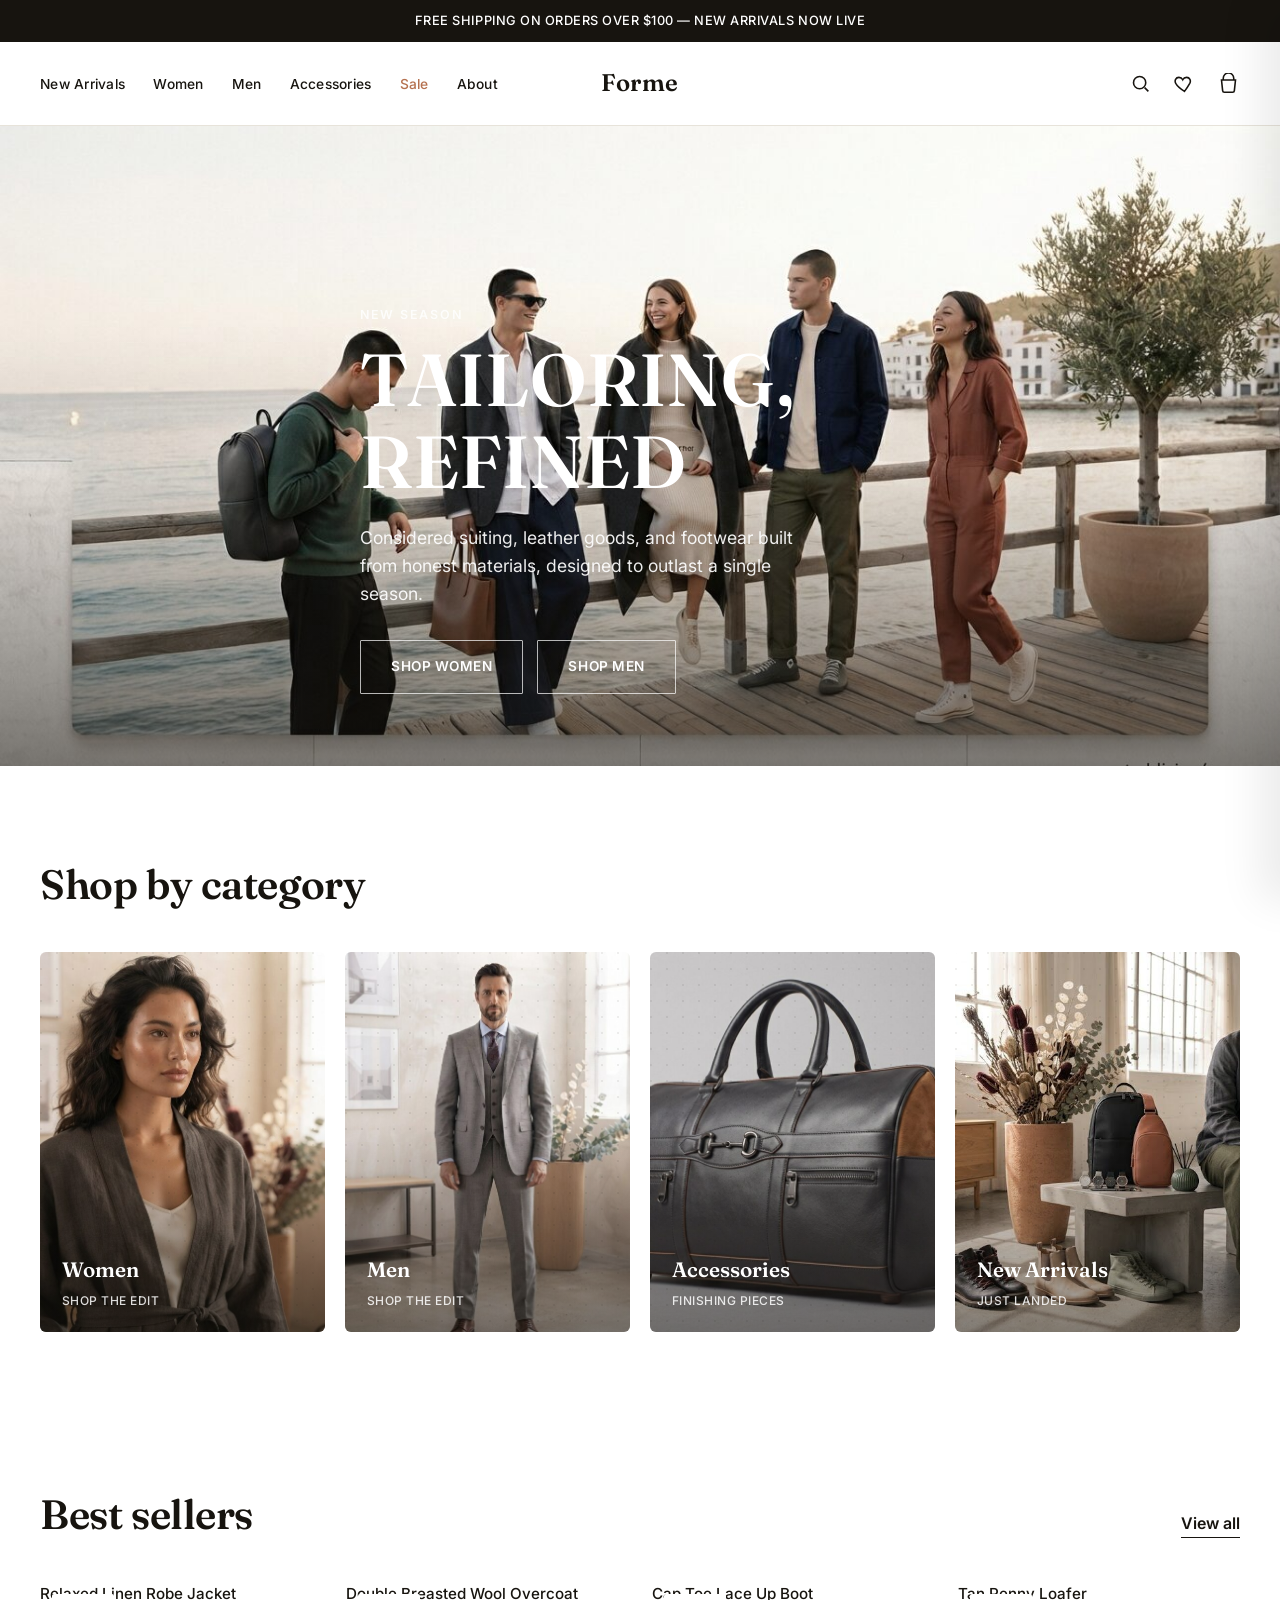
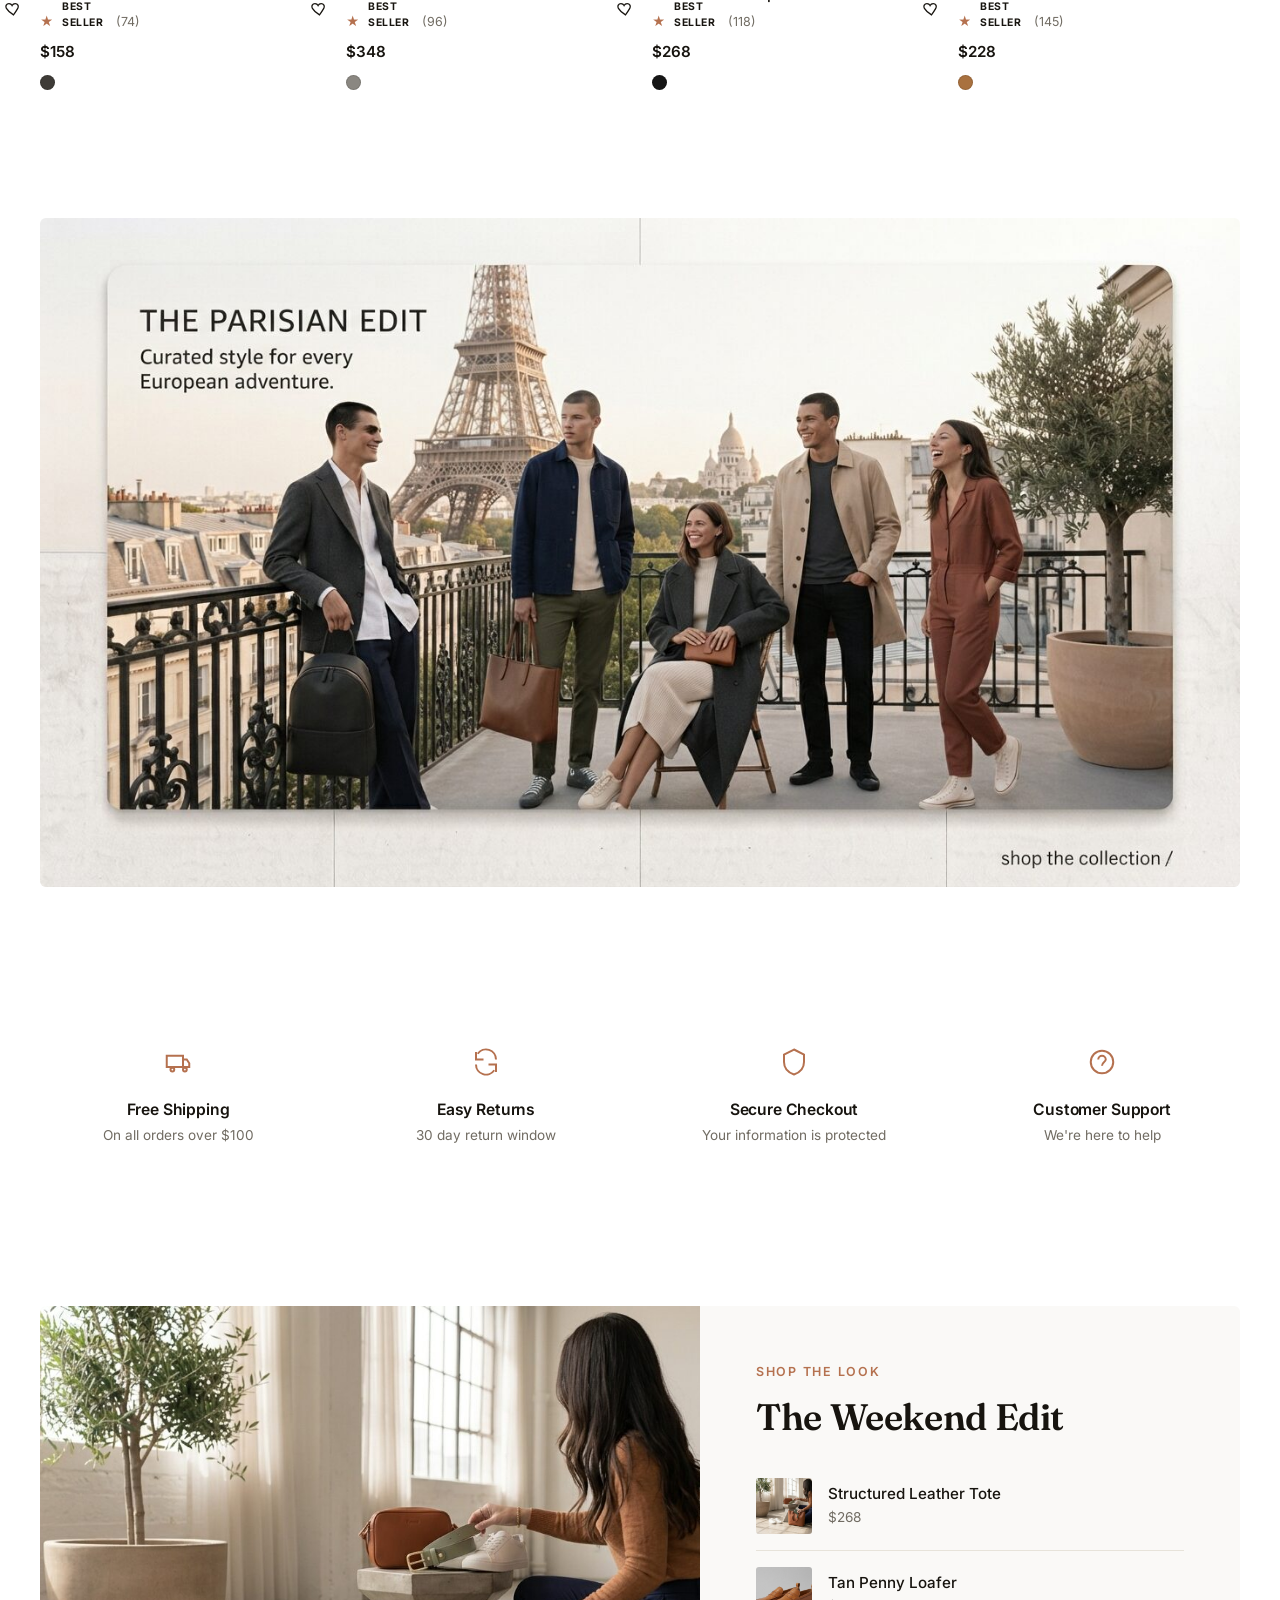
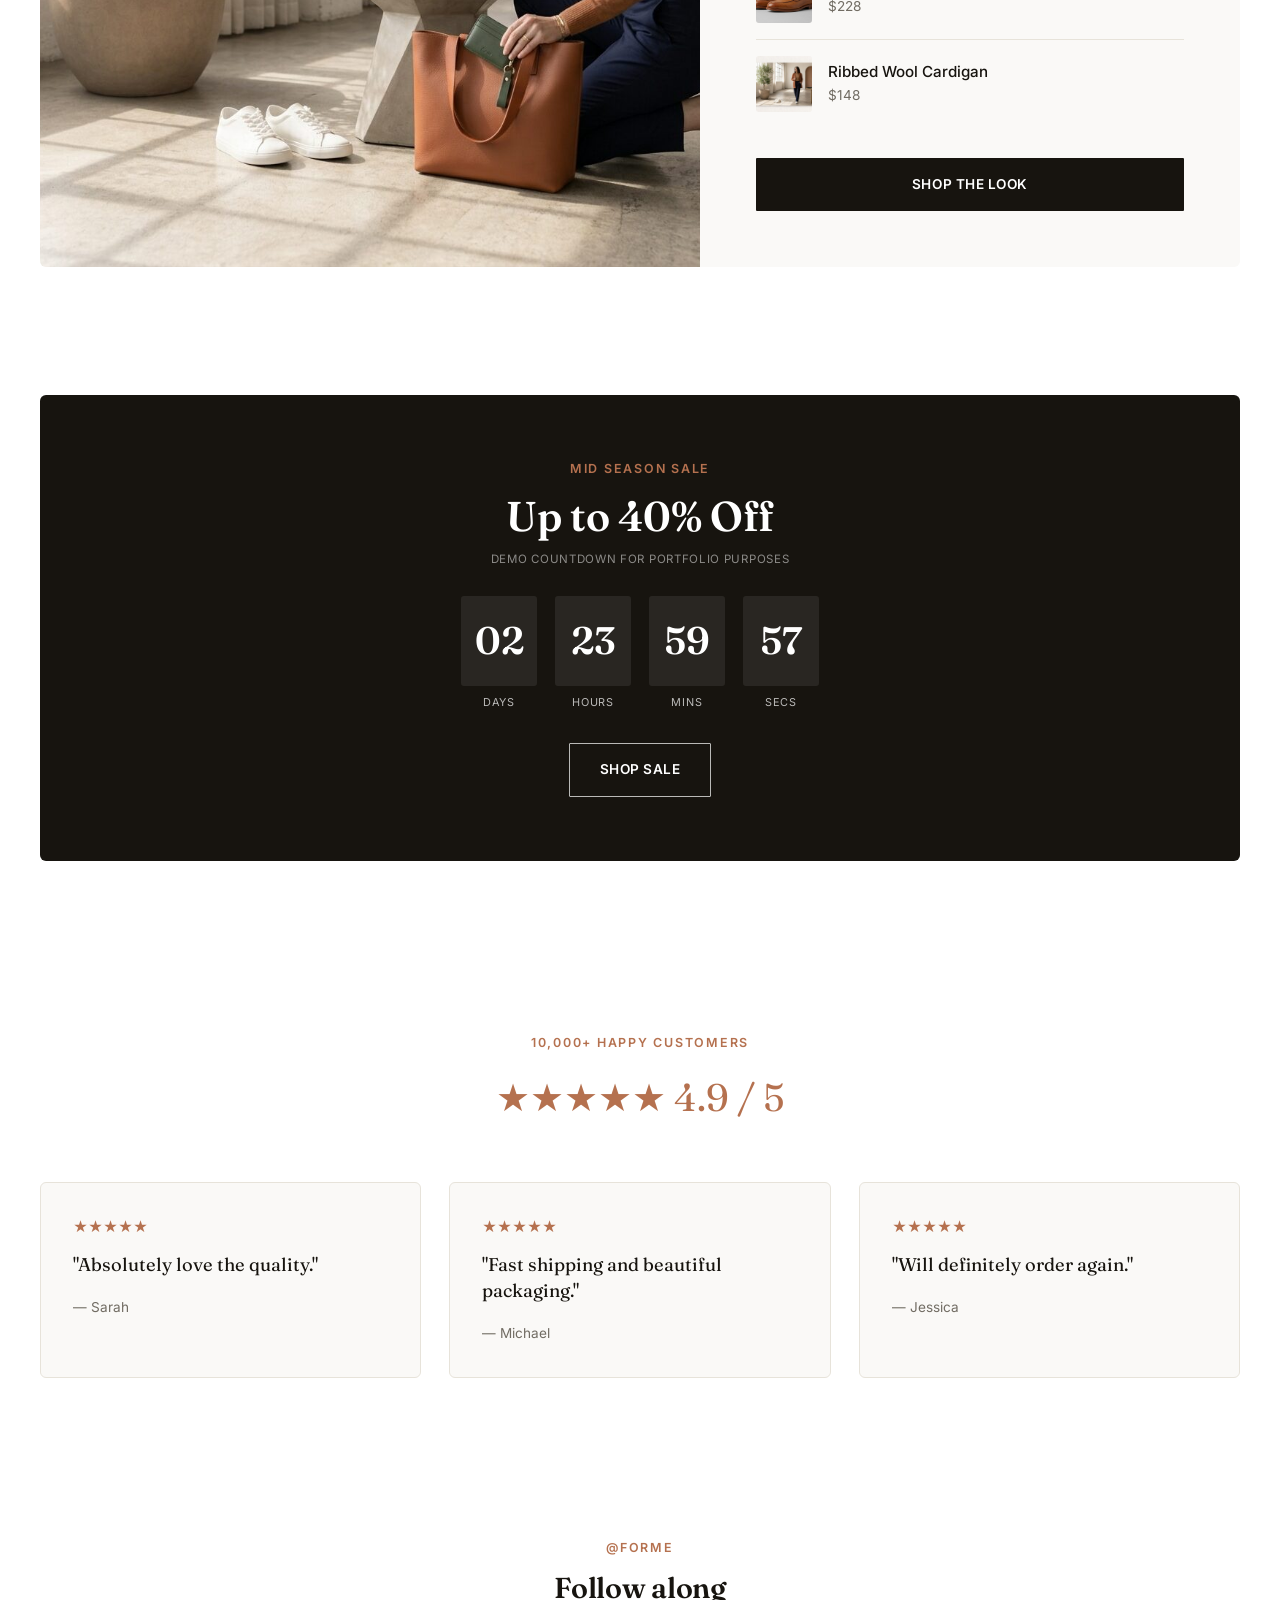
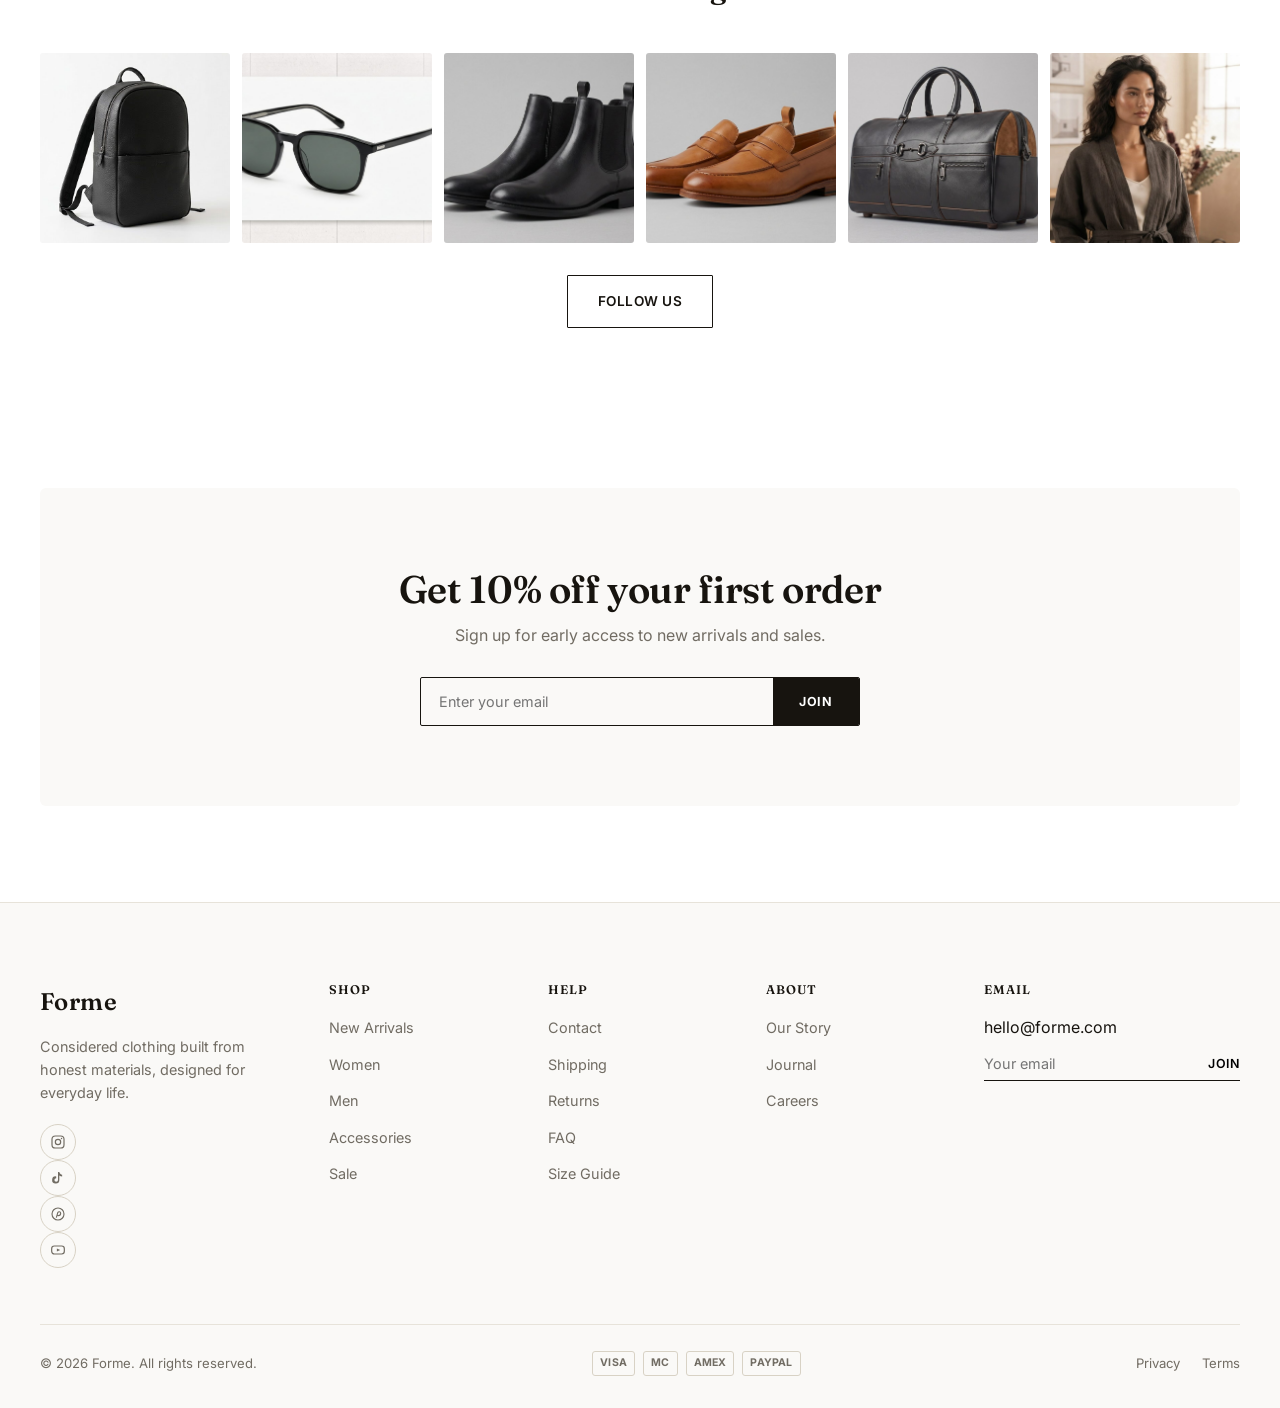
<file: index.html>
<!DOCTYPE html>
<html lang="en">
<head>
<meta charset="UTF-8">
<meta name="viewport" content="width=device-width, initial-scale=1.0">
<title>Forme — Considered Clothing for Everyday Life</title>
<meta name="description" content="Forme is a fashion brand built around timeless pieces, honest materials, and considered design. Shop new arrivals in women's, men's, and accessories.">
<link rel="preconnect" href="https://fonts.googleapis.com">
<link rel="preconnect" href="https://fonts.gstatic.com" crossorigin>
<link href="https://fonts.googleapis.com/css2?family=Fraunces:opsz,wght@9..144,500;9..144,600&family=Inter:wght@400;500;600;700&display=swap" rel="stylesheet">
<link rel="stylesheet" href="css/style.css">
</head>
<body>

<div class="announce-bar">
  <div class="announce-track">FREE SHIPPING ON ORDERS OVER $100 — NEW ARRIVALS NOW LIVE</div>
</div>

<header>
  <nav>
    <div class="nav-left">
      <button class="menu-toggle" id="menuToggle" aria-label="Open menu"><span></span><span></span><span></span></button>
      <div class="nav-links">
        <a href="shop.html?category=New">New Arrivals</a>
        <a href="shop.html?category=Women">Women</a>
        <a href="shop.html?category=Men">Men</a>
        <a href="shop.html?category=Accessories">Accessories</a>
        <a href="shop.html?sale=1" class="sale-link">Sale</a>
        <a href="about.html">About</a>
      </div>
    </div>
    <a href="index.html" class="logo">Forme</a>
    <div class="nav-right">
      <button class="icon-btn" data-search-open aria-label="Search">
        <svg viewBox="0 0 24 24" fill="none" stroke="currentColor" stroke-width="1.8"><circle cx="11" cy="11" r="7"/><path d="M21 21l-4.3-4.3"/></svg>
      </button>
      <a href="wishlist.html" class="icon-btn" aria-label="Wishlist">
        <svg viewBox="0 0 24 24" fill="none" stroke="currentColor" stroke-width="1.8"><path d="M12 21s-7.5-4.6-10-9.1C0.3 8.6 2 5 5.6 5c2 0 3.6 1.1 4.4 2.7C10.8 6.1 12.4 5 14.4 5 18 5 19.7 8.6 18 11.9 15.5 16.4 12 21 12 21z"/></svg>
        <span class="icon-count" data-wishlist-count style="display:none;">0</span>
      </a>
      <a href="cart.html" class="icon-btn" aria-label="Cart">
        <svg viewBox="0 0 24 24" fill="none" stroke="currentColor" stroke-width="1.8"><path d="M6 8V6a6 6 0 0112 0v2M4 8h16l-1.3 12.1a2 2 0 01-2 1.9H7.3a2 2 0 01-2-1.9L4 8z"/></svg>
        <span class="icon-count" data-cart-count style="display:none;">0</span>
      </a>
    </div>
  </nav>
</header>

<div class="drawer-overlay" id="drawerOverlay"></div>
<div class="mobile-drawer" id="mobileDrawer">
  <div class="drawer-close"><button id="drawerClose" aria-label="Close menu">×</button></div>
  <div class="nav-links">
    <a href="shop.html?category=New">New Arrivals</a>
    <a href="shop.html?category=Women">Women</a>
    <a href="shop.html?category=Men">Men</a>
    <a href="shop.html?category=Accessories">Accessories</a>
    <a href="shop.html?sale=1" class="sale-link">Sale</a>
    <a href="about.html">About</a>
    <a href="contact.html">Contact</a>
  </div>
</div>

<div class="search-overlay" id="searchOverlay">
  <div class="search-panel">
    <div class="search-input-row">
      <svg viewBox="0 0 24 24" fill="none" stroke="currentColor" stroke-width="1.8"><circle cx="11" cy="11" r="7"/><path d="M21 21l-4.3-4.3"/></svg>
      <input type="text" id="searchInput" placeholder="Search products..." autocomplete="off">
      <button class="search-close" id="searchClose" aria-label="Close search">×</button>
    </div>
    <div class="search-meta" id="searchMeta"></div>
    <div id="searchRecent"></div>
    <div class="search-results" id="searchResults"></div>
  </div>
</div>

<main>

  <!-- HERO -->
  <section class="hero">
    <div class="hero-media"><img src="images/hero/hero-coastal-group.jpg" alt="Forme clothing worn on a coastal boardwalk" style="width:100%; height:100%; object-fit:cover; object-position:center 30%;"></div>
    <div class="wrap hero-content">
      <span class="eyebrow">New Season</span>
      <h1>Tailoring, Refined</h1>
      <p>Considered suiting, leather goods, and footwear built from honest materials, designed to outlast a single season.</p>
      <div class="hero-actions">
        <a href="shop.html?category=Women" class="btn btn-outline-light">Shop Women</a>
        <a href="shop.html?category=Men" class="btn btn-outline-light">Shop Men</a>
      </div>
    </div>
  </section>

  <!-- FEATURED CATEGORIES -->
  <section class="section reveal">
    <div class="wrap">
      <div class="section-head">
        <h2>Shop by category</h2>
      </div>
      <div class="category-grid">
        <a href="shop.html?category=Women" class="category-tile">
          <div class="placeholder-block"><img src="images/lifestyle/woman-robe-portrait.jpg" alt="Women's collection" style="width:100%; height:100%; object-fit:cover;"></div>
          <div class="category-tile-label">Women<span>Shop the edit</span></div>
        </a>
        <a href="shop.html?category=Men" class="category-tile">
          <div class="placeholder-block"><img src="images/lifestyle/man-three-piece-suit-portrait.jpg" alt="Men's collection" style="width:100%; height:100%; object-fit:cover;"></div>
          <div class="category-tile-label">Men<span>Shop the edit</span></div>
        </a>
        <a href="shop.html?category=Accessories" class="category-tile">
          <div class="placeholder-block"><img src="images/products/duffel-bag.jpg" alt="Accessories collection" style="width:100%; height:100%; object-fit:cover;"></div>
          <div class="category-tile-label">Accessories<span>Finishing pieces</span></div>
        </a>
        <a href="shop.html?category=New" class="category-tile">
          <div class="placeholder-block"><img src="images/hero/hero-studio-forme.jpg" alt="New arrivals" style="width:100%; height:100%; object-fit:cover; object-position:center 20%;"></div>
          <div class="category-tile-label">New Arrivals<span>Just landed</span></div>
        </a>
      </div>
    </div>
  </section>

  <!-- BEST SELLERS -->
  <section class="section section-tight reveal">
    <div class="wrap">
      <div class="section-head">
        <h2>Best sellers</h2>
        <a href="shop.html" class="btn-text">View all</a>
      </div>
      <div class="product-grid" id="bestSellersGrid"></div>
    </div>
  </section>

  <!-- COLLECTION BANNER -->
  <section class="section-tight reveal">
    <div class="wrap">
      <a href="shop.html?category=New" style="display:block; border-radius:6px; overflow:hidden;">
        <img src="images/hero/hero-parisian-edit.jpg" alt="The Parisian Edit — curated style for every European adventure" style="width:100%; display:block;">
      </a>
    </div>
  </section>

  <!-- WHY SHOP WITH US -->
  <section class="section reveal">
    <div class="wrap">
      <div class="trust-grid">
        <div class="trust-item">
          <svg viewBox="0 0 24 24" fill="none" stroke="currentColor" stroke-width="1.6"><path d="M3 7h13v9H3zM16 10h3l2 3v3h-5z"/><circle cx="7.5" cy="18" r="1.5"/><circle cx="17.5" cy="18" r="1.5"/></svg>
          <h3>Free Shipping</h3>
          <p>On all orders over $100</p>
        </div>
        <div class="trust-item">
          <svg viewBox="0 0 24 24" fill="none" stroke="currentColor" stroke-width="1.6"><path d="M4 4v6h6M20 20v-6h-6"/><path d="M20 10a8 8 0 00-14.6-4.6M4 14a8 8 0 0014.6 4.6"/></svg>
          <h3>Easy Returns</h3>
          <p>30 day return window</p>
        </div>
        <div class="trust-item">
          <svg viewBox="0 0 24 24" fill="none" stroke="currentColor" stroke-width="1.6"><path d="M12 2l8 4v6c0 5-3.4 8.4-8 10-4.6-1.6-8-5-8-10V6z"/></svg>
          <h3>Secure Checkout</h3>
          <p>Your information is protected</p>
        </div>
        <div class="trust-item">
          <svg viewBox="0 0 24 24" fill="none" stroke="currentColor" stroke-width="1.6"><circle cx="12" cy="12" r="9"/><path d="M9 10a3 3 0 116 0c0 2-3 2-3 5M12 17.5v.01"/></svg>
          <h3>Customer Support</h3>
          <p>We're here to help</p>
        </div>
      </div>
    </div>
  </section>

  <!-- SHOP THE LOOK -->
  <section class="section-tight reveal">
    <div class="wrap">
      <div class="look-section">
        <div class="look-media">
          <img src="images/lifestyle/woman-orange-tote-scene.jpg" alt="Shop the weekend edit" style="width:100%; height:100%; object-fit:cover;">
        </div>
        <div class="look-panel">
          <span class="eyebrow">Shop the look</span>
          <h2>The Weekend Edit</h2>
          <div class="look-items" id="lookItems"></div>
          <a href="shop.html?category=Women" class="btn btn-primary">Shop the Look</a>
        </div>
      </div>
    </div>
  </section>

  <!-- LIMITED TIME PROMOTION -->
  <section class="section-tight reveal">
    <div class="wrap">
      <div class="promo-strip">
        <span class="eyebrow">Mid Season Sale</span>
        <h2>Up to 40% Off</h2>
        <div class="demo-note">Demo countdown for portfolio purposes</div>
        <div class="countdown" id="countdown">
          <div class="countdown-unit"><span class="countdown-num" data-days>00</span><span class="countdown-label">Days</span></div>
          <div class="countdown-unit"><span class="countdown-num" data-hours>00</span><span class="countdown-label">Hours</span></div>
          <div class="countdown-unit"><span class="countdown-num" data-mins>00</span><span class="countdown-label">Mins</span></div>
          <div class="countdown-unit"><span class="countdown-num" data-secs>00</span><span class="countdown-label">Secs</span></div>
        </div>
        <a href="shop.html?sale=1" class="btn btn-outline-light">Shop Sale</a>
      </div>
    </div>
  </section>

  <!-- SOCIAL PROOF -->
  <section class="section reveal">
    <div class="wrap">
      <div class="proof-banner">
        <span class="eyebrow">10,000+ Happy Customers</span>
        <div class="big-number" style="color:var(--accent);">★★★★★ 4.9 / 5</div>
      </div>
      <div class="testimonial-grid">
        <div class="testimonial-card">
          <span class="stars">★★★★★</span>
          <p>"Absolutely love the quality."</p>
          <span>— Sarah</span>
        </div>
        <div class="testimonial-card">
          <span class="stars">★★★★★</span>
          <p>"Fast shipping and beautiful packaging."</p>
          <span>— Michael</span>
        </div>
        <div class="testimonial-card">
          <span class="stars">★★★★★</span>
          <p>"Will definitely order again."</p>
          <span>— Jessica</span>
        </div>
      </div>
    </div>
  </section>

  <!-- INSTAGRAM -->
  <section class="section-tight reveal">
    <div class="wrap">
      <div class="section-center">
        <span class="eyebrow">@forme</span>
        <h2 style="font-size:1.8rem;">Follow along</h2>
      </div>
      <div class="insta-grid">
        <div class="insta-tile"><img src="images/products/backpack.jpg" alt="Forme on Instagram" style="width:100%; height:100%; object-fit:cover;"></div>
        <div class="insta-tile"><img src="images/products/black-sunglasses.jpg" alt="Forme on Instagram" style="width:100%; height:100%; object-fit:cover;"></div>
        <div class="insta-tile"><img src="images/products/black-chelsea-boots-plain-a.jpg" alt="Forme on Instagram" style="width:100%; height:100%; object-fit:cover;"></div>
        <div class="insta-tile"><img src="images/products/tan-penny-loafers.jpg" alt="Forme on Instagram" style="width:100%; height:100%; object-fit:cover;"></div>
        <div class="insta-tile"><img src="images/products/duffel-bag.jpg" alt="Forme on Instagram" style="width:100%; height:100%; object-fit:cover;"></div>
        <div class="insta-tile"><img src="images/lifestyle/woman-robe-portrait.jpg" alt="Forme on Instagram" style="width:100%; height:100%; object-fit:cover; object-position:top center;"></div>
      </div>
      <div class="section-center" style="margin-top:32px; margin-bottom:0;">
        <a href="#" class="btn btn-outline">Follow Us</a>
      </div>
    </div>
  </section>

  <!-- EMAIL SIGNUP -->
  <section class="section reveal">
    <div class="wrap">
      <div class="newsletter-section">
        <h2>Get 10% off your first order</h2>
        <p>Sign up for early access to new arrivals and sales.</p>
        <form class="newsletter-form" data-newsletter-form>
          <input type="email" placeholder="Enter your email" required>
          <button type="submit">Join</button>
        </form>
        <div class="newsletter-success">
          <svg width="16" height="16" viewBox="0 0 24 24" fill="none" stroke="currentColor" stroke-width="2.4" stroke-linecap="round"><path d="M4 12l5 5L20 6"/></svg>
          You're on the list!
        </div>
      </div>
    </div>
  </section>

</main>

<footer>
  <div class="wrap">
    <div class="footer-grid">
      <div class="footer-brand">
        <div class="logo">Forme</div>
        <p>Considered clothing built from honest materials, designed for everyday life.</p>
        <div class="social-row social-social">
          <a href="#" class="social-icon" aria-label="Instagram">
            <svg viewBox="0 0 24 24" fill="none" stroke="currentColor" stroke-width="1.8"><rect x="3" y="3" width="18" height="18" rx="5"/><circle cx="12" cy="12" r="4"/><circle cx="17.3" cy="6.7" r="1.1" fill="currentColor" stroke="none"/></svg>
          </a>
          <a href="#" class="social-icon" aria-label="TikTok">
            <svg viewBox="0 0 24 24" fill="currentColor"><path d="M14 3c.4 2.2 2 3.8 4.2 4.1v2.6c-1.5 0-3-.4-4.2-1.3v6.6a5.4 5.4 0 11-4.7-5.4v2.7a2.7 2.7 0 102.7 2.7V3z"/></svg>
          </a>
          <a href="#" class="social-icon" aria-label="Pinterest">
            <svg viewBox="0 0 24 24" fill="none" stroke="currentColor" stroke-width="1.7"><circle cx="12" cy="12" r="9"/><path d="M9.5 17.5c1-3 1.5-5 2.2-7.7A2.3 2.3 0 0116 10.5c0 2-1.2 4-3.2 4-.6 0-1.1-.2-1.4-.6"/></svg>
          </a>
          <a href="#" class="social-icon" aria-label="YouTube">
            <svg viewBox="0 0 24 24" fill="none" stroke="currentColor" stroke-width="1.8"><rect x="2.5" y="6" width="19" height="12" rx="4"/><path d="M10.3 9.6l5 2.4-5 2.4z" fill="currentColor" stroke="none"/></svg>
          </a>
        </div>
      </div>
      <div class="footer-col">
        <h4>Shop</h4>
        <ul>
          <li><a href="shop.html?category=New">New Arrivals</a></li>
          <li><a href="shop.html?category=Women">Women</a></li>
          <li><a href="shop.html?category=Men">Men</a></li>
          <li><a href="shop.html?category=Accessories">Accessories</a></li>
          <li><a href="shop.html?sale=1">Sale</a></li>
        </ul>
      </div>
      <div class="footer-col">
        <h4>Help</h4>
        <ul>
          <li><a href="contact.html">Contact</a></li>
          <li><a href="contact.html">Shipping</a></li>
          <li><a href="contact.html">Returns</a></li>
          <li><a href="contact.html">FAQ</a></li>
          <li><a href="contact.html">Size Guide</a></li>
        </ul>
      </div>
      <div class="footer-col">
        <h4>About</h4>
        <ul>
          <li><a href="about.html">Our Story</a></li>
          <li><a href="blog.html">Journal</a></li>
          <li><a href="about.html">Careers</a></li>
        </ul>
      </div>
      <div class="footer-col footer-newsletter">
        <h4>Email</h4>
        <a href="mailto:hello@forme.com">hello@forme.com</a>
        <form data-newsletter-form>
          <input type="email" placeholder="Your email" required>
          <button type="submit">Join</button>
        </form>
        <div class="newsletter-success">✓ You're on the list</div>
      </div>
    </div>
    <div class="footer-bottom">
      <span>© 2026 Forme. All rights reserved.</span>
      <div class="payment-icons">
        <span>VISA</span><span>MC</span><span>AMEX</span><span>PAYPAL</span>
      </div>
      <div class="legal-links">
        <a href="#">Privacy</a>
        <a href="#">Terms</a>
      </div>
    </div>
  </div>
</footer>

<script src="js/products.js"></script>
<script src="js/main.js"></script>
<script>
  document.addEventListener("DOMContentLoaded", () => {
    const bestSellers = PRODUCTS.filter(p => p.badge === "BEST SELLER").slice(0, 4);
    const fallback = bestSellers.length < 4 ? PRODUCTS.slice(0, 4) : bestSellers;
    document.getElementById("bestSellersGrid").innerHTML = fallback.map(p => productCardHTML(p)).join("");

    const lookProducts = [getProductById("forme-018"), getProductById("forme-013"), getProductById("forme-006")];
    document.getElementById("lookItems").innerHTML = lookProducts.map(p => `
      <div class="look-item">
        <div class="swatch" style="background-image:url('${p.images[0]}'); background-size:cover; background-position:center;"></div>
        <div>
          <div class="look-item-name">${p.name}</div>
          <div class="look-item-price">${formatPrice(p.price)}</div>
        </div>
      </div>`).join("");
  });
</script>
</body>
</html>
</file>
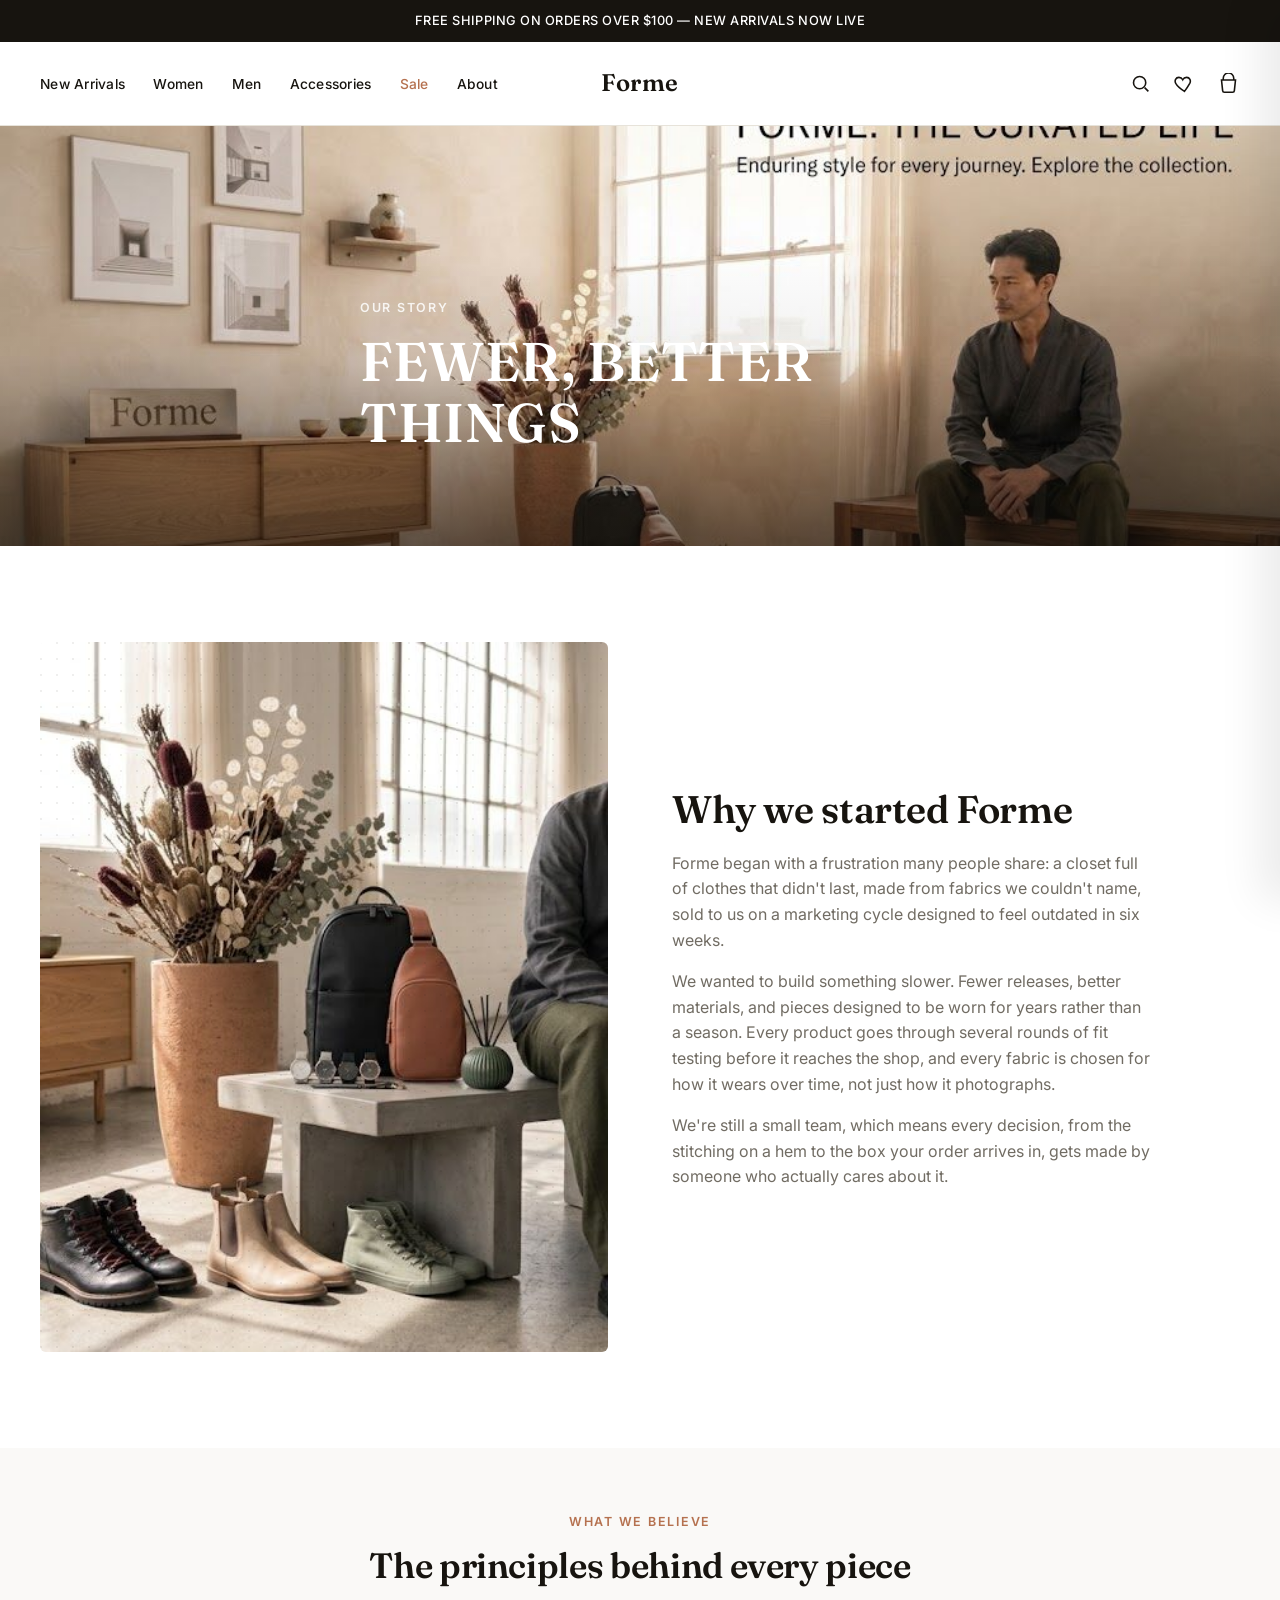
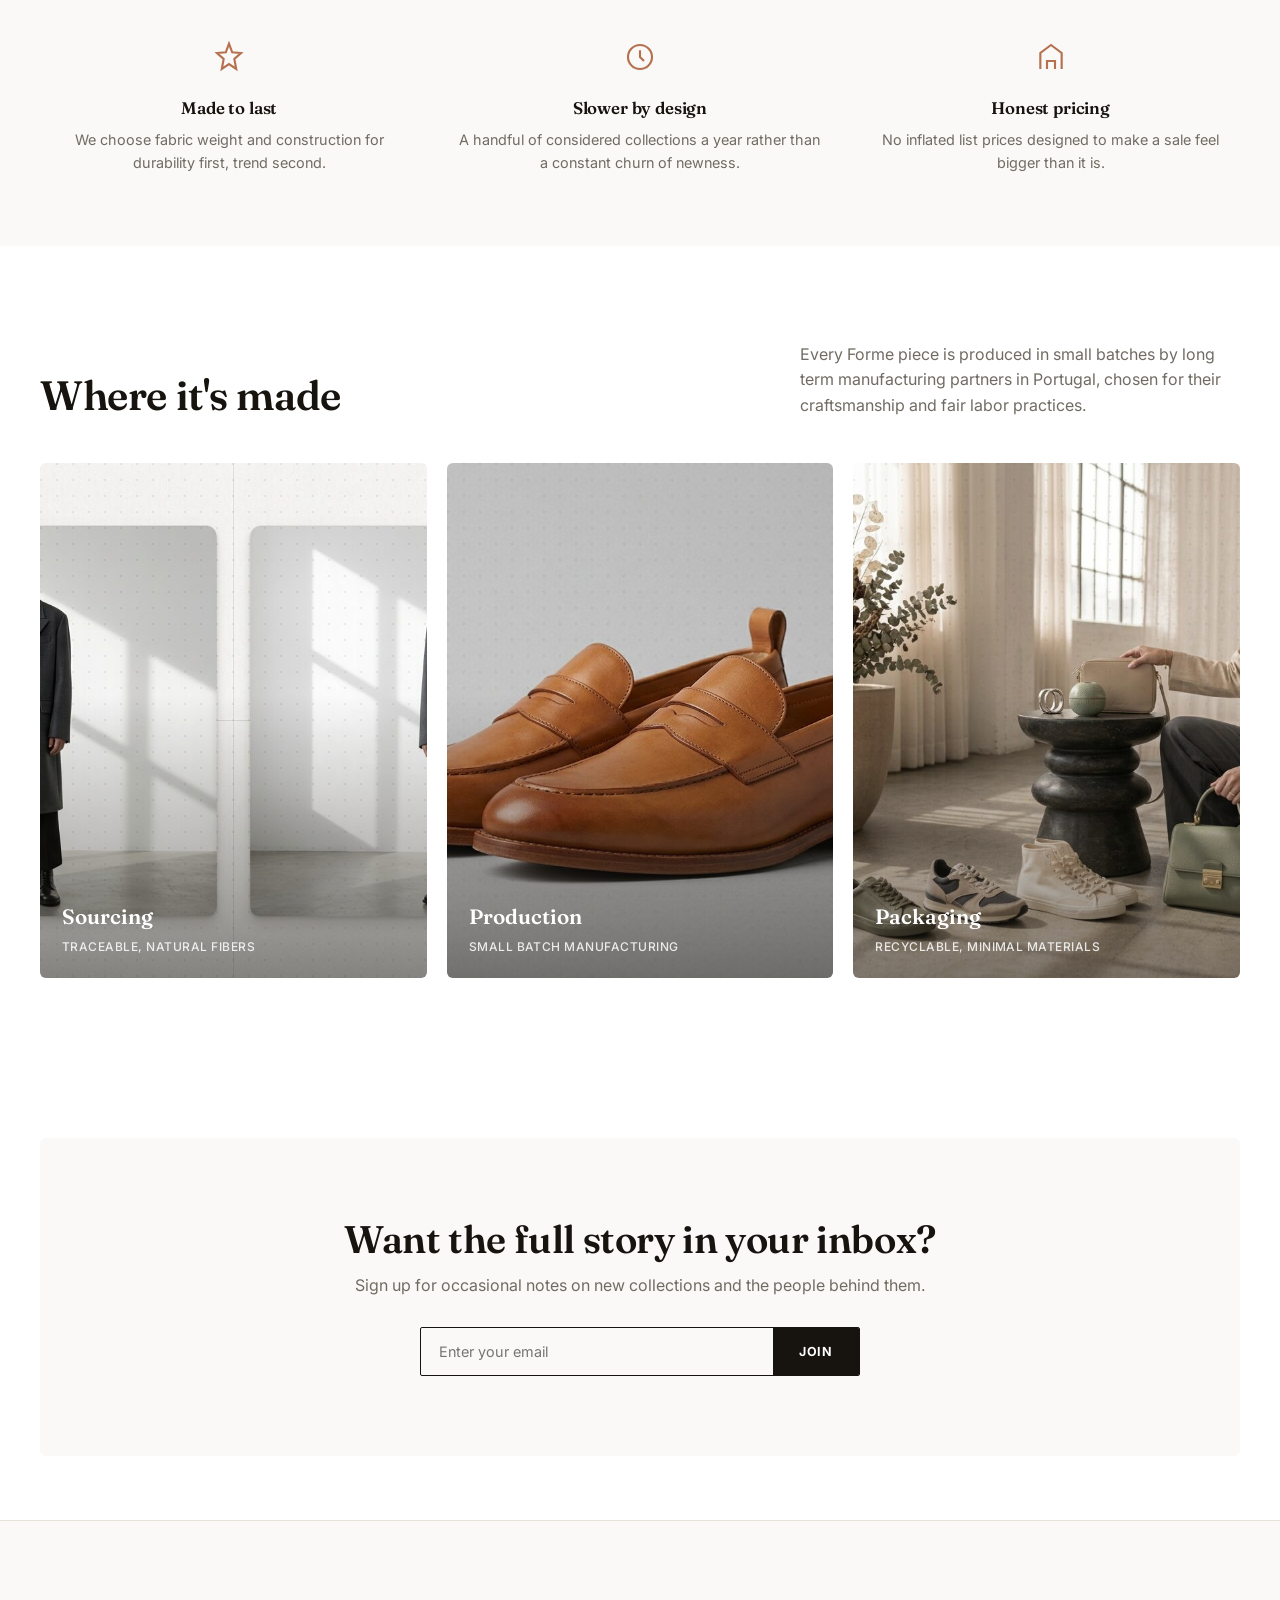
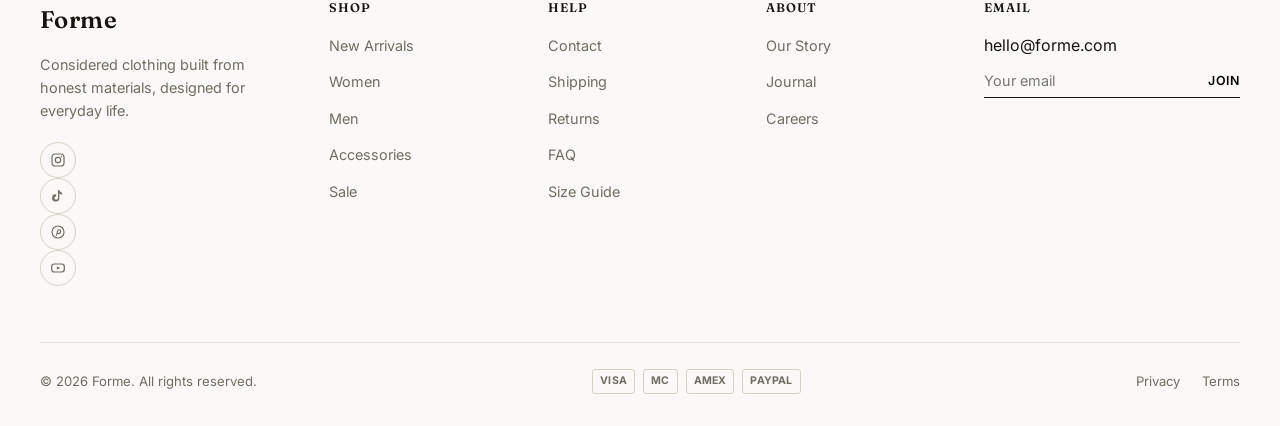
<file: about.html>
<!DOCTYPE html>
<html lang="en">
<head>
<meta charset="UTF-8">
<meta name="viewport" content="width=device-width, initial-scale=1.0">
<title>Our Story — Forme</title>
<meta name="description" content="Forme was built on a simple idea: fewer, better pieces, made from honest materials and designed to last.">
<link rel="preconnect" href="https://fonts.googleapis.com">
<link rel="preconnect" href="https://fonts.gstatic.com" crossorigin>
<link href="https://fonts.googleapis.com/css2?family=Fraunces:opsz,wght@9..144,500;9..144,600&family=Inter:wght@400;500;600;700&display=swap" rel="stylesheet">
<link rel="stylesheet" href="css/style.css">
</head>
<body>

<div class="announce-bar"><div class="announce-track">FREE SHIPPING ON ORDERS OVER $100 — NEW ARRIVALS NOW LIVE</div></div>

<header>
  <nav>
    <div class="nav-left">
      <button class="menu-toggle" id="menuToggle" aria-label="Open menu"><span></span><span></span><span></span></button>
      <div class="nav-links">
        <a href="shop.html?category=New">New Arrivals</a>
        <a href="shop.html?category=Women">Women</a>
        <a href="shop.html?category=Men">Men</a>
        <a href="shop.html?category=Accessories">Accessories</a>
        <a href="shop.html?sale=1" class="sale-link">Sale</a>
        <a href="about.html">About</a>
      </div>
    </div>
    <a href="index.html" class="logo">Forme</a>
    <div class="nav-right">
      <button class="icon-btn" data-search-open aria-label="Search">
        <svg viewBox="0 0 24 24" fill="none" stroke="currentColor" stroke-width="1.8"><circle cx="11" cy="11" r="7"/><path d="M21 21l-4.3-4.3"/></svg>
      </button>
      <a href="wishlist.html" class="icon-btn" aria-label="Wishlist">
        <svg viewBox="0 0 24 24" fill="none" stroke="currentColor" stroke-width="1.8"><path d="M12 21s-7.5-4.6-10-9.1C0.3 8.6 2 5 5.6 5c2 0 3.6 1.1 4.4 2.7C10.8 6.1 12.4 5 14.4 5 18 5 19.7 8.6 18 11.9 15.5 16.4 12 21 12 21z"/></svg>
        <span class="icon-count" data-wishlist-count style="display:none;">0</span>
      </a>
      <a href="cart.html" class="icon-btn" aria-label="Cart">
        <svg viewBox="0 0 24 24" fill="none" stroke="currentColor" stroke-width="1.8"><path d="M6 8V6a6 6 0 0112 0v2M4 8h16l-1.3 12.1a2 2 0 01-2 1.9H7.3a2 2 0 01-2-1.9L4 8z"/></svg>
        <span class="icon-count" data-cart-count style="display:none;">0</span>
      </a>
    </div>
  </nav>
</header>

<div class="drawer-overlay" id="drawerOverlay"></div>
<div class="mobile-drawer" id="mobileDrawer">
  <div class="drawer-close"><button id="drawerClose" aria-label="Close menu">×</button></div>
  <div class="nav-links">
    <a href="shop.html?category=New">New Arrivals</a>
    <a href="shop.html?category=Women">Women</a>
    <a href="shop.html?category=Men">Men</a>
    <a href="shop.html?category=Accessories">Accessories</a>
    <a href="shop.html?sale=1" class="sale-link">Sale</a>
    <a href="about.html">About</a>
    <a href="contact.html">Contact</a>
  </div>
</div>

<div class="search-overlay" id="searchOverlay">
  <div class="search-panel">
    <div class="search-input-row">
      <svg viewBox="0 0 24 24" fill="none" stroke="currentColor" stroke-width="1.8"><circle cx="11" cy="11" r="7"/><path d="M21 21l-4.3-4.3"/></svg>
      <input type="text" id="searchInput" placeholder="Search products..." autocomplete="off">
      <button class="search-close" id="searchClose" aria-label="Close search">×</button>
    </div>
    <div class="search-meta" id="searchMeta"></div>
    <div id="searchRecent"></div>
    <div class="search-results" id="searchResults"></div>
  </div>
</div>

<main>
  <section class="hero" style="min-height:420px;">
    <div class="hero-media"><img src="images/hero/hero-curated-life.jpg" alt="Forme: the curated life" style="width:100%; height:100%; object-fit:cover; object-position:center 25%;"></div>
    <div class="wrap hero-content">
      <span class="eyebrow">Our Story</span>
      <h1 style="font-size:clamp(2.2rem,4.5vw,3.4rem);">Fewer, Better Things</h1>
    </div>
  </section>

  <section class="section reveal">
    <div class="wrap about-story">
      <div>
        <div class="placeholder-block" style="aspect-ratio:4/5; border-radius:6px;"><img src="images/hero/hero-studio-forme.jpg" alt="Forme studio and workshop" style="width:100%; height:100%; object-fit:cover;"></div>
      </div>
      <div>
        <h2 style="font-size:clamp(1.8rem,3.2vw,2.4rem); margin-bottom:20px;">Why we started Forme</h2>
        <p>Forme began with a frustration many people share: a closet full of clothes that didn't last, made from fabrics we couldn't name, sold to us on a marketing cycle designed to feel outdated in six weeks.</p>
        <p>We wanted to build something slower. Fewer releases, better materials, and pieces designed to be worn for years rather than a season. Every product goes through several rounds of fit testing before it reaches the shop, and every fabric is chosen for how it wears over time, not just how it photographs.</p>
        <p>We're still a small team, which means every decision, from the stitching on a hem to the box your order arrives in, gets made by someone who actually cares about it.</p>
      </div>
    </div>
  </section>

  <section class="section section-tight reveal" style="background:var(--bg-soft);">
    <div class="wrap">
      <div class="section-center">
        <span class="eyebrow">What we believe</span>
        <h2 style="font-size:clamp(1.7rem,3vw,2.2rem);">The principles behind every piece</h2>
      </div>
      <div class="values-grid">
        <div class="value-card">
          <svg viewBox="0 0 24 24" fill="none" stroke="currentColor" stroke-width="1.6"><path d="M12 2l2.4 6.5L21 9l-5 4.4L17.4 21 12 17.3 6.6 21 8 13.4 3 9l6.6-.5z"/></svg>
          <h3>Made to last</h3>
          <p>We choose fabric weight and construction for durability first, trend second.</p>
        </div>
        <div class="value-card">
          <svg viewBox="0 0 24 24" fill="none" stroke="currentColor" stroke-width="1.6"><circle cx="12" cy="12" r="9"/><path d="M12 7v5l3 3"/></svg>
          <h3>Slower by design</h3>
          <p>A handful of considered collections a year rather than a constant churn of newness.</p>
        </div>
        <div class="value-card">
          <svg viewBox="0 0 24 24" fill="none" stroke="currentColor" stroke-width="1.6"><path d="M4 21V9l8-6 8 6v12M9 21v-6h6v6"/></svg>
          <h3>Honest pricing</h3>
          <p>No inflated list prices designed to make a sale feel bigger than it is.</p>
        </div>
      </div>
    </div>
  </section>

  <section class="section reveal">
    <div class="wrap">
      <div class="section-head">
        <h2>Where it's made</h2>
        <p>Every Forme piece is produced in small batches by long term manufacturing partners in Portugal, chosen for their craftsmanship and fair labor practices.</p>
      </div>
      <div class="category-grid" style="grid-template-columns:repeat(3,1fr);">
        <div class="category-tile">
          <div class="placeholder-block"><img src="images/products/grey-overcoat-duo.jpg" alt="Sourcing" style="width:100%; height:100%; object-fit:cover;"></div>
          <div class="category-tile-label">Sourcing<span>Traceable, natural fibers</span></div>
        </div>
        <div class="category-tile">
          <div class="placeholder-block"><img src="images/products/tan-penny-loafers.jpg" alt="Production" style="width:100%; height:100%; object-fit:cover;"></div>
          <div class="category-tile-label">Production<span>Small batch manufacturing</span></div>
        </div>
        <div class="category-tile">
          <div class="placeholder-block"><img src="images/lifestyle/woman-green-tote-scene.jpg" alt="Packaging" style="width:100%; height:100%; object-fit:cover;"></div>
          <div class="category-tile-label">Packaging<span>Recyclable, minimal materials</span></div>
        </div>
      </div>
    </div>
  </section>

  <section class="section-tight reveal">
    <div class="wrap">
      <div class="newsletter-section">
        <h2>Want the full story in your inbox?</h2>
        <p>Sign up for occasional notes on new collections and the people behind them.</p>
        <form class="newsletter-form" data-newsletter-form>
          <input type="email" placeholder="Enter your email" required>
          <button type="submit">Join</button>
        </form>
        <div class="newsletter-success">
          <svg width="16" height="16" viewBox="0 0 24 24" fill="none" stroke="currentColor" stroke-width="2.4" stroke-linecap="round"><path d="M4 12l5 5L20 6"/></svg>
          You're on the list!
        </div>
      </div>
    </div>
  </section>
</main>

<footer>
  <div class="wrap">
    <div class="footer-grid">
      <div class="footer-brand">
        <div class="logo">Forme</div>
        <p>Considered clothing built from honest materials, designed for everyday life.</p>
        <div class="social-row">
          <a href="#" class="social-icon" aria-label="Instagram"><svg viewBox="0 0 24 24" fill="none" stroke="currentColor" stroke-width="1.8"><rect x="3" y="3" width="18" height="18" rx="5"/><circle cx="12" cy="12" r="4"/><circle cx="17.3" cy="6.7" r="1.1" fill="currentColor" stroke="none"/></svg></a>
          <a href="#" class="social-icon" aria-label="TikTok"><svg viewBox="0 0 24 24" fill="currentColor"><path d="M14 3c.4 2.2 2 3.8 4.2 4.1v2.6c-1.5 0-3-.4-4.2-1.3v6.6a5.4 5.4 0 11-4.7-5.4v2.7a2.7 2.7 0 102.7 2.7V3z"/></svg></a>
          <a href="#" class="social-icon" aria-label="Pinterest"><svg viewBox="0 0 24 24" fill="none" stroke="currentColor" stroke-width="1.7"><circle cx="12" cy="12" r="9"/><path d="M9.5 17.5c1-3 1.5-5 2.2-7.7A2.3 2.3 0 0116 10.5c0 2-1.2 4-3.2 4-.6 0-1.1-.2-1.4-.6"/></svg></a>
          <a href="#" class="social-icon" aria-label="YouTube"><svg viewBox="0 0 24 24" fill="none" stroke="currentColor" stroke-width="1.8"><rect x="2.5" y="6" width="19" height="12" rx="4"/><path d="M10.3 9.6l5 2.4-5 2.4z" fill="currentColor" stroke="none"/></svg></a>
        </div>
      </div>
      <div class="footer-col">
        <h4>Shop</h4>
        <ul>
          <li><a href="shop.html?category=New">New Arrivals</a></li>
          <li><a href="shop.html?category=Women">Women</a></li>
          <li><a href="shop.html?category=Men">Men</a></li>
          <li><a href="shop.html?category=Accessories">Accessories</a></li>
          <li><a href="shop.html?sale=1">Sale</a></li>
        </ul>
      </div>
      <div class="footer-col">
        <h4>Help</h4>
        <ul>
          <li><a href="contact.html">Contact</a></li>
          <li><a href="contact.html">Shipping</a></li>
          <li><a href="contact.html">Returns</a></li>
          <li><a href="contact.html">FAQ</a></li>
          <li><a href="contact.html">Size Guide</a></li>
        </ul>
      </div>
      <div class="footer-col">
        <h4>About</h4>
        <ul>
          <li><a href="about.html">Our Story</a></li>
          <li><a href="blog.html">Journal</a></li>
          <li><a href="about.html">Careers</a></li>
        </ul>
      </div>
      <div class="footer-col footer-newsletter">
        <h4>Email</h4>
        <a href="mailto:hello@forme.com">hello@forme.com</a>
        <form data-newsletter-form>
          <input type="email" placeholder="Your email" required>
          <button type="submit">Join</button>
        </form>
        <div class="newsletter-success">✓ You're on the list</div>
      </div>
    </div>
    <div class="footer-bottom">
      <span>© 2026 Forme. All rights reserved.</span>
      <div class="payment-icons"><span>VISA</span><span>MC</span><span>AMEX</span><span>PAYPAL</span></div>
      <div class="legal-links"><a href="#">Privacy</a><a href="#">Terms</a></div>
    </div>
  </div>
</footer>

<script src="js/products.js"></script>
<script src="js/main.js"></script>
</body>
</html>
</file>
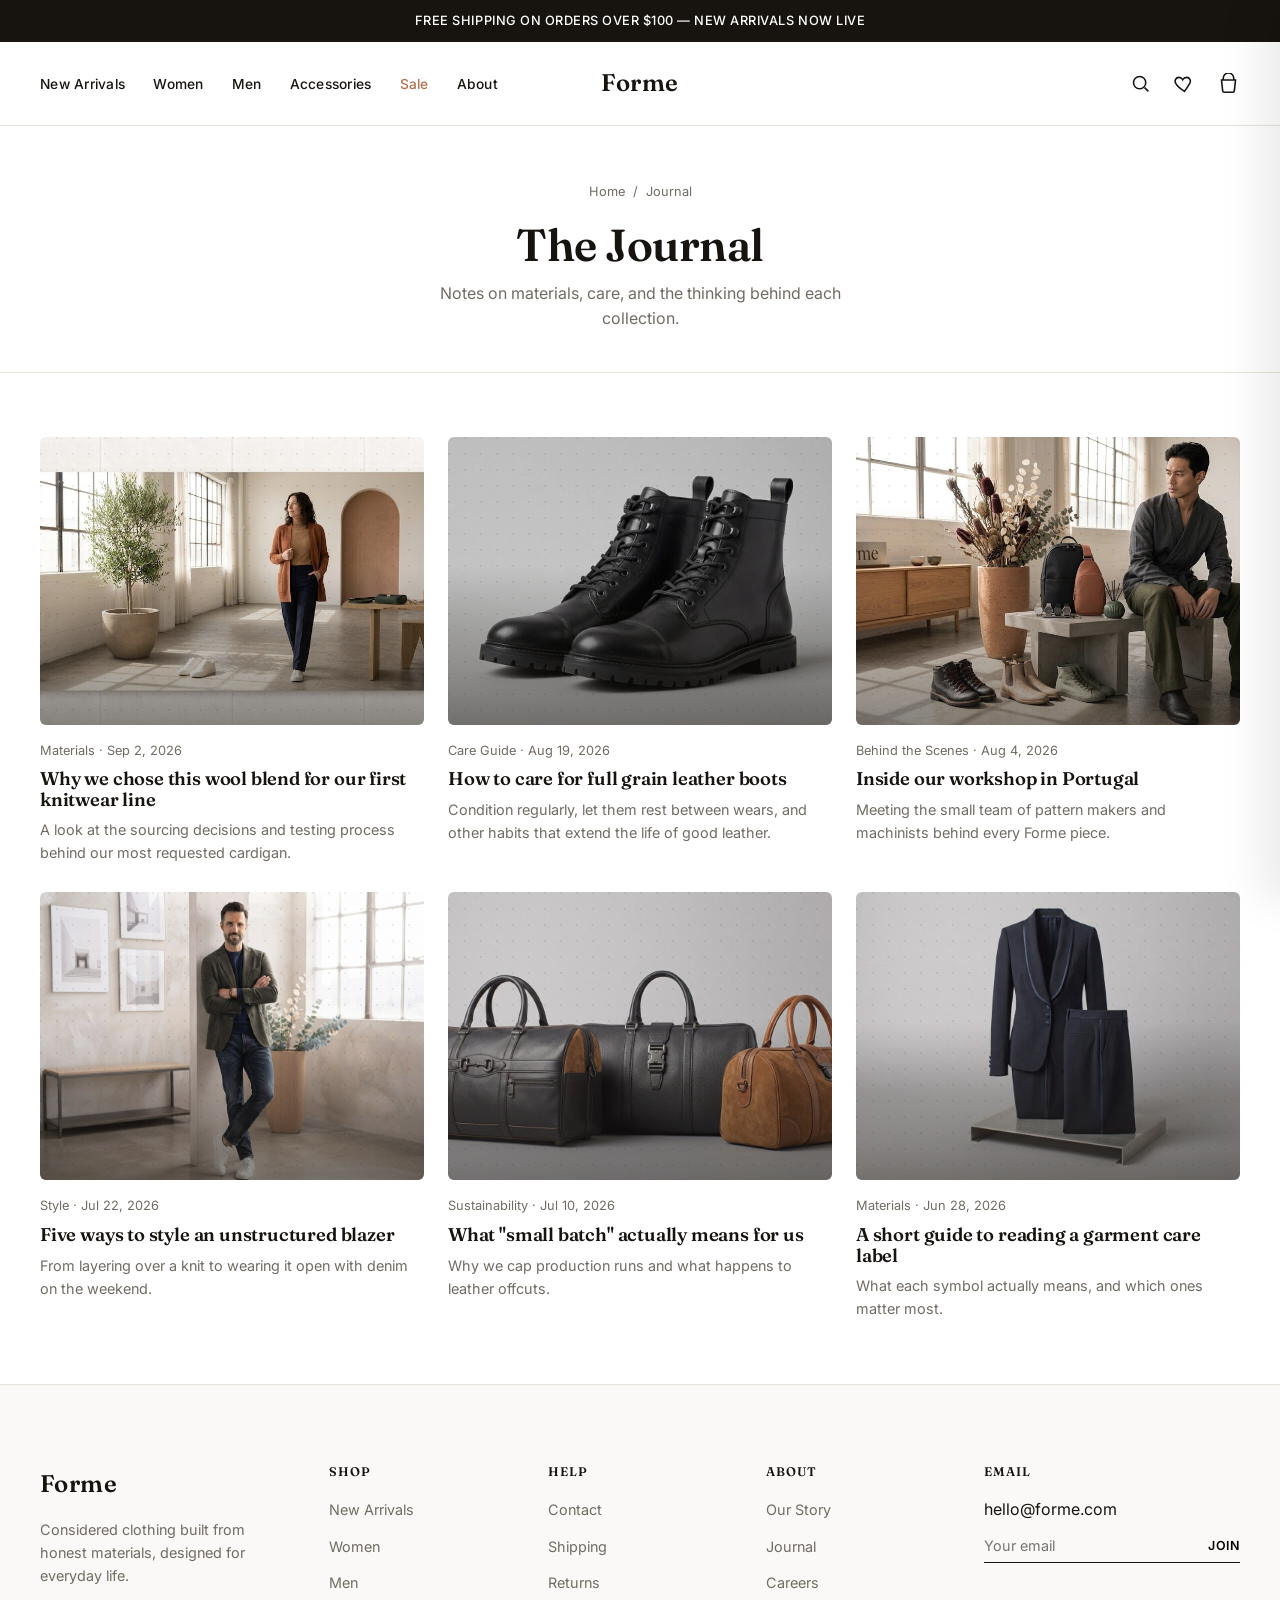
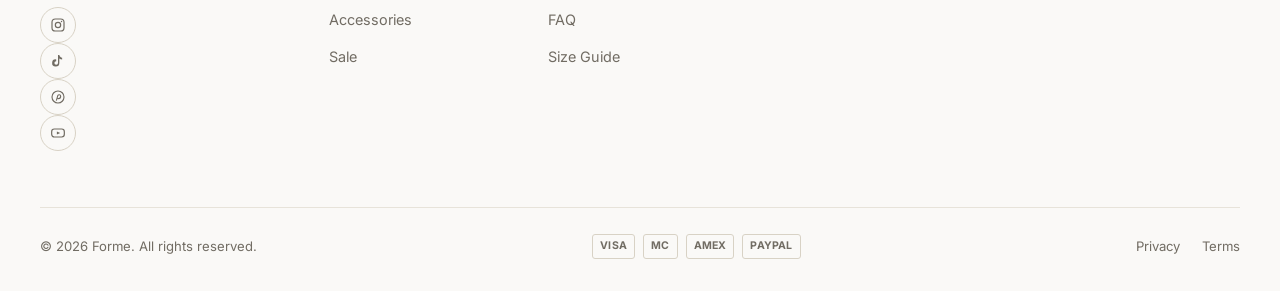
<file: blog.html>
<!DOCTYPE html>
<html lang="en">
<head>
<meta charset="UTF-8">
<meta name="viewport" content="width=device-width, initial-scale=1.0">
<title>Journal — Forme</title>
<meta name="description" content="Notes on materials, care, and the ideas behind each Forme collection.">
<link rel="preconnect" href="https://fonts.googleapis.com">
<link rel="preconnect" href="https://fonts.gstatic.com" crossorigin>
<link href="https://fonts.googleapis.com/css2?family=Fraunces:opsz,wght@9..144,500;9..144,600&family=Inter:wght@400;500;600;700&display=swap" rel="stylesheet">
<link rel="stylesheet" href="css/style.css">
</head>
<body>

<div class="announce-bar"><div class="announce-track">FREE SHIPPING ON ORDERS OVER $100 — NEW ARRIVALS NOW LIVE</div></div>

<header>
  <nav>
    <div class="nav-left">
      <button class="menu-toggle" id="menuToggle" aria-label="Open menu"><span></span><span></span><span></span></button>
      <div class="nav-links">
        <a href="shop.html?category=New">New Arrivals</a>
        <a href="shop.html?category=Women">Women</a>
        <a href="shop.html?category=Men">Men</a>
        <a href="shop.html?category=Accessories">Accessories</a>
        <a href="shop.html?sale=1" class="sale-link">Sale</a>
        <a href="about.html">About</a>
      </div>
    </div>
    <a href="index.html" class="logo">Forme</a>
    <div class="nav-right">
      <button class="icon-btn" data-search-open aria-label="Search">
        <svg viewBox="0 0 24 24" fill="none" stroke="currentColor" stroke-width="1.8"><circle cx="11" cy="11" r="7"/><path d="M21 21l-4.3-4.3"/></svg>
      </button>
      <a href="wishlist.html" class="icon-btn" aria-label="Wishlist">
        <svg viewBox="0 0 24 24" fill="none" stroke="currentColor" stroke-width="1.8"><path d="M12 21s-7.5-4.6-10-9.1C0.3 8.6 2 5 5.6 5c2 0 3.6 1.1 4.4 2.7C10.8 6.1 12.4 5 14.4 5 18 5 19.7 8.6 18 11.9 15.5 16.4 12 21 12 21z"/></svg>
        <span class="icon-count" data-wishlist-count style="display:none;">0</span>
      </a>
      <a href="cart.html" class="icon-btn" aria-label="Cart">
        <svg viewBox="0 0 24 24" fill="none" stroke="currentColor" stroke-width="1.8"><path d="M6 8V6a6 6 0 0112 0v2M4 8h16l-1.3 12.1a2 2 0 01-2 1.9H7.3a2 2 0 01-2-1.9L4 8z"/></svg>
        <span class="icon-count" data-cart-count style="display:none;">0</span>
      </a>
    </div>
  </nav>
</header>

<div class="drawer-overlay" id="drawerOverlay"></div>
<div class="mobile-drawer" id="mobileDrawer">
  <div class="drawer-close"><button id="drawerClose" aria-label="Close menu">×</button></div>
  <div class="nav-links">
    <a href="shop.html?category=New">New Arrivals</a>
    <a href="shop.html?category=Women">Women</a>
    <a href="shop.html?category=Men">Men</a>
    <a href="shop.html?category=Accessories">Accessories</a>
    <a href="shop.html?sale=1" class="sale-link">Sale</a>
    <a href="about.html">About</a>
    <a href="contact.html">Contact</a>
  </div>
</div>

<div class="search-overlay" id="searchOverlay">
  <div class="search-panel">
    <div class="search-input-row">
      <svg viewBox="0 0 24 24" fill="none" stroke="currentColor" stroke-width="1.8"><circle cx="11" cy="11" r="7"/><path d="M21 21l-4.3-4.3"/></svg>
      <input type="text" id="searchInput" placeholder="Search products..." autocomplete="off">
      <button class="search-close" id="searchClose" aria-label="Close search">×</button>
    </div>
    <div class="search-meta" id="searchMeta"></div>
    <div id="searchRecent"></div>
    <div class="search-results" id="searchResults"></div>
  </div>
</div>

<main>
  <div class="page-header">
    <div class="wrap">
      <div class="breadcrumb"><a href="index.html">Home</a> / <span>Journal</span></div>
      <h1>The Journal</h1>
      <p>Notes on materials, care, and the thinking behind each collection.</p>
    </div>
  </div>

  <section class="section-tight">
    <div class="wrap">
      <div class="product-grid" style="grid-template-columns:repeat(3,1fr);">

        <article>
          <a href="#" class="category-tile" style="aspect-ratio:4/3; margin-bottom:16px;">
            <div class="placeholder-block"><img src="images/lifestyle/model-walking-cardigan.jpg" alt="Wool cardigan" style="width:100%; height:100%; object-fit:cover;"></div>
          </a>
          <div style="color:var(--muted); font-size:0.8rem; margin-bottom:8px;">Materials · Sep 2, 2026</div>
          <h3 style="font-size:1.15rem; margin-bottom:8px;">Why we chose this wool blend for our first knitwear line</h3>
          <p style="color:var(--muted); font-size:0.9rem;">A look at the sourcing decisions and testing process behind our most requested cardigan.</p>
        </article>

        <article>
          <a href="#" class="category-tile" style="aspect-ratio:4/3; margin-bottom:16px;">
            <div class="placeholder-block"><img src="images/products/black-cap-toe-boots.jpg" alt="Leather boot care" style="width:100%; height:100%; object-fit:cover;"></div>
          </a>
          <div style="color:var(--muted); font-size:0.8rem; margin-bottom:8px;">Care Guide · Aug 19, 2026</div>
          <h3 style="font-size:1.15rem; margin-bottom:8px;">How to care for full grain leather boots</h3>
          <p style="color:var(--muted); font-size:0.9rem;">Condition regularly, let them rest between wears, and other habits that extend the life of good leather.</p>
        </article>

        <article>
          <a href="#" class="category-tile" style="aspect-ratio:4/3; margin-bottom:16px;">
            <div class="placeholder-block"><img src="images/hero/hero-studio-forme.jpg" alt="Forme workshop" style="width:100%; height:100%; object-fit:cover; object-position:center 20%;"></div>
          </a>
          <div style="color:var(--muted); font-size:0.8rem; margin-bottom:8px;">Behind the Scenes · Aug 4, 2026</div>
          <h3 style="font-size:1.15rem; margin-bottom:8px;">Inside our workshop in Portugal</h3>
          <p style="color:var(--muted); font-size:0.9rem;">Meeting the small team of pattern makers and machinists behind every Forme piece.</p>
        </article>

        <article>
          <a href="#" class="category-tile" style="aspect-ratio:4/3; margin-bottom:16px;">
            <div class="placeholder-block"><img src="images/lifestyle/man-olive-blazer-portrait.jpg" alt="Styling a blazer" style="width:100%; height:100%; object-fit:cover;"></div>
          </a>
          <div style="color:var(--muted); font-size:0.8rem; margin-bottom:8px;">Style · Jul 22, 2026</div>
          <h3 style="font-size:1.15rem; margin-bottom:8px;">Five ways to style an unstructured blazer</h3>
          <p style="color:var(--muted); font-size:0.9rem;">From layering over a knit to wearing it open with denim on the weekend.</p>
        </article>

        <article>
          <a href="#" class="category-tile" style="aspect-ratio:4/3; margin-bottom:16px;">
            <div class="placeholder-block"><img src="images/products/three-duffel-bags-group.jpg" alt="Small batch leather goods" style="width:100%; height:100%; object-fit:cover;"></div>
          </a>
          <div style="color:var(--muted); font-size:0.8rem; margin-bottom:8px;">Sustainability · Jul 10, 2026</div>
          <h3 style="font-size:1.15rem; margin-bottom:8px;">What "small batch" actually means for us</h3>
          <p style="color:var(--muted); font-size:0.9rem;">Why we cap production runs and what happens to leather offcuts.</p>
        </article>

        <article>
          <a href="#" class="category-tile" style="aspect-ratio:4/3; margin-bottom:16px;">
            <div class="placeholder-block"><img src="images/products/navy-tuxedo-suit-set.jpg" alt="Garment care" style="width:100%; height:100%; object-fit:cover;"></div>
          </a>
          <div style="color:var(--muted); font-size:0.8rem; margin-bottom:8px;">Materials · Jun 28, 2026</div>
          <h3 style="font-size:1.15rem; margin-bottom:8px;">A short guide to reading a garment care label</h3>
          <p style="color:var(--muted); font-size:0.9rem;">What each symbol actually means, and which ones matter most.</p>
        </article>

      </div>
    </div>
  </section>
</main>

<footer>
  <div class="wrap">
    <div class="footer-grid">
      <div class="footer-brand">
        <div class="logo">Forme</div>
        <p>Considered clothing built from honest materials, designed for everyday life.</p>
        <div class="social-row">
          <a href="#" class="social-icon" aria-label="Instagram"><svg viewBox="0 0 24 24" fill="none" stroke="currentColor" stroke-width="1.8"><rect x="3" y="3" width="18" height="18" rx="5"/><circle cx="12" cy="12" r="4"/><circle cx="17.3" cy="6.7" r="1.1" fill="currentColor" stroke="none"/></svg></a>
          <a href="#" class="social-icon" aria-label="TikTok"><svg viewBox="0 0 24 24" fill="currentColor"><path d="M14 3c.4 2.2 2 3.8 4.2 4.1v2.6c-1.5 0-3-.4-4.2-1.3v6.6a5.4 5.4 0 11-4.7-5.4v2.7a2.7 2.7 0 102.7 2.7V3z"/></svg></a>
          <a href="#" class="social-icon" aria-label="Pinterest"><svg viewBox="0 0 24 24" fill="none" stroke="currentColor" stroke-width="1.7"><circle cx="12" cy="12" r="9"/><path d="M9.5 17.5c1-3 1.5-5 2.2-7.7A2.3 2.3 0 0116 10.5c0 2-1.2 4-3.2 4-.6 0-1.1-.2-1.4-.6"/></svg></a>
          <a href="#" class="social-icon" aria-label="YouTube"><svg viewBox="0 0 24 24" fill="none" stroke="currentColor" stroke-width="1.8"><rect x="2.5" y="6" width="19" height="12" rx="4"/><path d="M10.3 9.6l5 2.4-5 2.4z" fill="currentColor" stroke="none"/></svg></a>
        </div>
      </div>
      <div class="footer-col">
        <h4>Shop</h4>
        <ul>
          <li><a href="shop.html?category=New">New Arrivals</a></li>
          <li><a href="shop.html?category=Women">Women</a></li>
          <li><a href="shop.html?category=Men">Men</a></li>
          <li><a href="shop.html?category=Accessories">Accessories</a></li>
          <li><a href="shop.html?sale=1">Sale</a></li>
        </ul>
      </div>
      <div class="footer-col">
        <h4>Help</h4>
        <ul>
          <li><a href="contact.html">Contact</a></li>
          <li><a href="contact.html">Shipping</a></li>
          <li><a href="contact.html">Returns</a></li>
          <li><a href="contact.html">FAQ</a></li>
          <li><a href="contact.html">Size Guide</a></li>
        </ul>
      </div>
      <div class="footer-col">
        <h4>About</h4>
        <ul>
          <li><a href="about.html">Our Story</a></li>
          <li><a href="blog.html">Journal</a></li>
          <li><a href="about.html">Careers</a></li>
        </ul>
      </div>
      <div class="footer-col footer-newsletter">
        <h4>Email</h4>
        <a href="mailto:hello@forme.com">hello@forme.com</a>
        <form data-newsletter-form>
          <input type="email" placeholder="Your email" required>
          <button type="submit">Join</button>
        </form>
        <div class="newsletter-success">✓ You're on the list</div>
      </div>
    </div>
    <div class="footer-bottom">
      <span>© 2026 Forme. All rights reserved.</span>
      <div class="payment-icons"><span>VISA</span><span>MC</span><span>AMEX</span><span>PAYPAL</span></div>
      <div class="legal-links"><a href="#">Privacy</a><a href="#">Terms</a></div>
    </div>
  </div>
</footer>

<script src="js/products.js"></script>
<script src="js/main.js"></script>
</body>
</html>
</file>
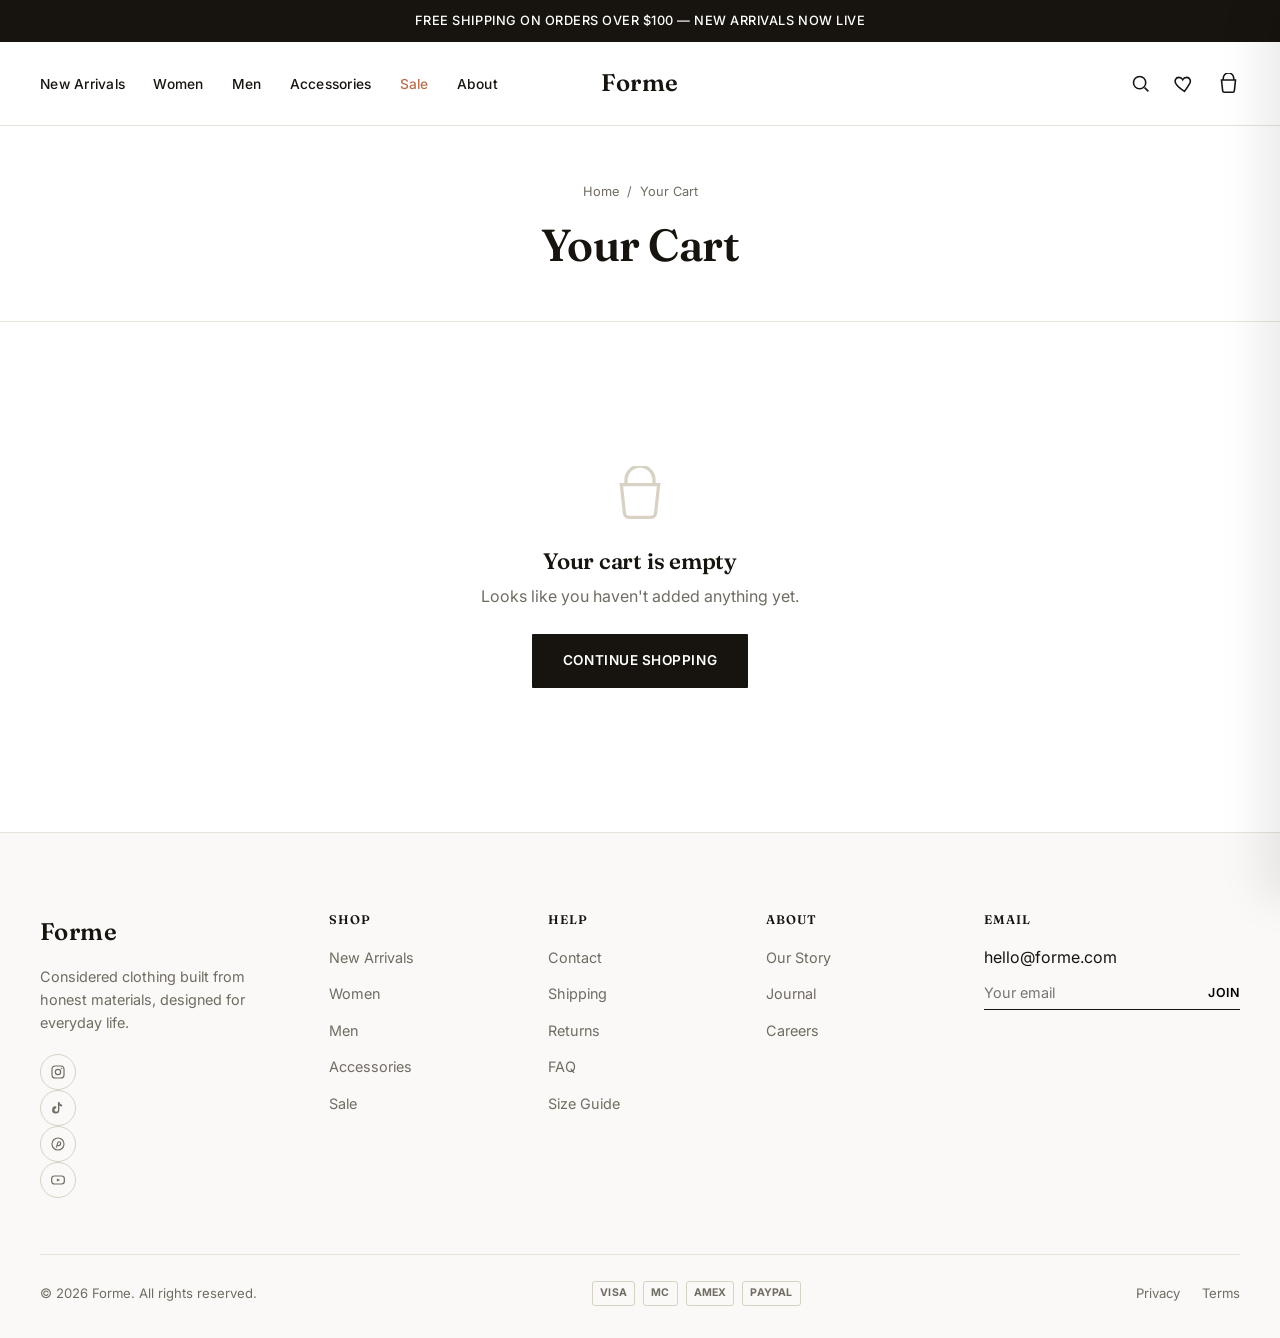
<file: cart.html>
<!DOCTYPE html>
<html lang="en">
<head>
<meta charset="UTF-8">
<meta name="viewport" content="width=device-width, initial-scale=1.0">
<title>Your Cart — Forme</title>
<meta name="description" content="Review the items in your Forme cart and proceed to checkout.">
<link rel="preconnect" href="https://fonts.googleapis.com">
<link rel="preconnect" href="https://fonts.gstatic.com" crossorigin>
<link href="https://fonts.googleapis.com/css2?family=Fraunces:opsz,wght@9..144,500;9..144,600&family=Inter:wght@400;500;600;700&display=swap" rel="stylesheet">
<link rel="stylesheet" href="css/style.css">
</head>
<body>

<div class="announce-bar"><div class="announce-track">FREE SHIPPING ON ORDERS OVER $100 — NEW ARRIVALS NOW LIVE</div></div>

<header>
  <nav>
    <div class="nav-left">
      <button class="menu-toggle" id="menuToggle" aria-label="Open menu"><span></span><span></span><span></span></button>
      <div class="nav-links">
        <a href="shop.html?category=New">New Arrivals</a>
        <a href="shop.html?category=Women">Women</a>
        <a href="shop.html?category=Men">Men</a>
        <a href="shop.html?category=Accessories">Accessories</a>
        <a href="shop.html?sale=1" class="sale-link">Sale</a>
        <a href="about.html">About</a>
      </div>
    </div>
    <a href="index.html" class="logo">Forme</a>
    <div class="nav-right">
      <button class="icon-btn" data-search-open aria-label="Search">
        <svg viewBox="0 0 24 24" fill="none" stroke="currentColor" stroke-width="1.8"><circle cx="11" cy="11" r="7"/><path d="M21 21l-4.3-4.3"/></svg>
      </button>
      <a href="wishlist.html" class="icon-btn" aria-label="Wishlist">
        <svg viewBox="0 0 24 24" fill="none" stroke="currentColor" stroke-width="1.8"><path d="M12 21s-7.5-4.6-10-9.1C0.3 8.6 2 5 5.6 5c2 0 3.6 1.1 4.4 2.7C10.8 6.1 12.4 5 14.4 5 18 5 19.7 8.6 18 11.9 15.5 16.4 12 21 12 21z"/></svg>
        <span class="icon-count" data-wishlist-count style="display:none;">0</span>
      </a>
      <a href="cart.html" class="icon-btn" aria-label="Cart">
        <svg viewBox="0 0 24 24" fill="none" stroke="currentColor" stroke-width="1.8"><path d="M6 8V6a6 6 0 0112 0v2M4 8h16l-1.3 12.1a2 2 0 01-2 1.9H7.3a2 2 0 01-2-1.9L4 8z"/></svg>
        <span class="icon-count" data-cart-count style="display:none;">0</span>
      </a>
    </div>
  </nav>
</header>

<div class="drawer-overlay" id="drawerOverlay"></div>
<div class="mobile-drawer" id="mobileDrawer">
  <div class="drawer-close"><button id="drawerClose" aria-label="Close menu">×</button></div>
  <div class="nav-links">
    <a href="shop.html?category=New">New Arrivals</a>
    <a href="shop.html?category=Women">Women</a>
    <a href="shop.html?category=Men">Men</a>
    <a href="shop.html?category=Accessories">Accessories</a>
    <a href="shop.html?sale=1" class="sale-link">Sale</a>
    <a href="about.html">About</a>
    <a href="contact.html">Contact</a>
  </div>
</div>

<div class="search-overlay" id="searchOverlay">
  <div class="search-panel">
    <div class="search-input-row">
      <svg viewBox="0 0 24 24" fill="none" stroke="currentColor" stroke-width="1.8"><circle cx="11" cy="11" r="7"/><path d="M21 21l-4.3-4.3"/></svg>
      <input type="text" id="searchInput" placeholder="Search products..." autocomplete="off">
      <button class="search-close" id="searchClose" aria-label="Close search">×</button>
    </div>
    <div class="search-meta" id="searchMeta"></div>
    <div id="searchRecent"></div>
    <div class="search-results" id="searchResults"></div>
  </div>
</div>

<main id="cartRoot">
  <div class="page-header">
    <div class="wrap">
      <div class="breadcrumb"><a href="index.html">Home</a> / <span>Your Cart</span></div>
      <h1>Your Cart</h1>
    </div>
  </div>

  <section class="section-tight">
    <div class="wrap">

      <div class="cart-empty" id="cartEmpty" style="display:none;">
        <svg viewBox="0 0 24 24" fill="none" stroke="currentColor" stroke-width="1.4"><path d="M6 8V6a6 6 0 0112 0v2M4 8h16l-1.3 12.1a2 2 0 01-2 1.9H7.3a2 2 0 01-2-1.9L4 8z"/></svg>
        <h2 style="font-size:1.4rem; margin-bottom:10px;">Your cart is empty</h2>
        <p>Looks like you haven't added anything yet.</p>
        <a href="shop.html" class="btn btn-primary">Continue Shopping</a>
      </div>

      <div class="cart-layout" id="cartLayout" style="display:none;">
        <div>
          <div id="cartItems"></div>
        </div>

        <div class="summary-card">
          <h3>Order Summary</h3>
          <div class="summary-row"><span>Subtotal</span><span id="cartSubtotal"></span></div>
          <div class="summary-row" id="cartDiscountRow" style="display:none;"><span>Discount</span><span id="cartDiscount"></span></div>
          <div class="summary-row"><span>Shipping</span><span id="cartShipping"></span></div>
          <div class="summary-row"><span>Estimated tax</span><span id="cartTax"></span></div>
          <div class="summary-row total"><span>Total</span><span id="cartTotal"></span></div>

          <p class="promo-hint">Have a promo code?</p>
          <div class="promo-row">
            <input type="text" id="promoInput" placeholder="Enter code">
            <button class="btn btn-outline btn-sm" id="promoApplyBtn" type="button">Apply</button>
          </div>
          <div class="promo-message" id="promoMessage"></div>
          <p class="promo-hint" style="margin-top:-6px;">Try <strong>WELCOME10</strong> for 10% off</p>

          <a href="checkout.html" class="btn btn-primary btn-block" style="margin-top:20px;">Proceed to Checkout</a>
        </div>
      </div>

    </div>
  </section>
</main>

<footer>
  <div class="wrap">
    <div class="footer-grid">
      <div class="footer-brand">
        <div class="logo">Forme</div>
        <p>Considered clothing built from honest materials, designed for everyday life.</p>
        <div class="social-row">
          <a href="#" class="social-icon" aria-label="Instagram"><svg viewBox="0 0 24 24" fill="none" stroke="currentColor" stroke-width="1.8"><rect x="3" y="3" width="18" height="18" rx="5"/><circle cx="12" cy="12" r="4"/><circle cx="17.3" cy="6.7" r="1.1" fill="currentColor" stroke="none"/></svg></a>
          <a href="#" class="social-icon" aria-label="TikTok"><svg viewBox="0 0 24 24" fill="currentColor"><path d="M14 3c.4 2.2 2 3.8 4.2 4.1v2.6c-1.5 0-3-.4-4.2-1.3v6.6a5.4 5.4 0 11-4.7-5.4v2.7a2.7 2.7 0 102.7 2.7V3z"/></svg></a>
          <a href="#" class="social-icon" aria-label="Pinterest"><svg viewBox="0 0 24 24" fill="none" stroke="currentColor" stroke-width="1.7"><circle cx="12" cy="12" r="9"/><path d="M9.5 17.5c1-3 1.5-5 2.2-7.7A2.3 2.3 0 0116 10.5c0 2-1.2 4-3.2 4-.6 0-1.1-.2-1.4-.6"/></svg></a>
          <a href="#" class="social-icon" aria-label="YouTube"><svg viewBox="0 0 24 24" fill="none" stroke="currentColor" stroke-width="1.8"><rect x="2.5" y="6" width="19" height="12" rx="4"/><path d="M10.3 9.6l5 2.4-5 2.4z" fill="currentColor" stroke="none"/></svg></a>
        </div>
      </div>
      <div class="footer-col">
        <h4>Shop</h4>
        <ul>
          <li><a href="shop.html?category=New">New Arrivals</a></li>
          <li><a href="shop.html?category=Women">Women</a></li>
          <li><a href="shop.html?category=Men">Men</a></li>
          <li><a href="shop.html?category=Accessories">Accessories</a></li>
          <li><a href="shop.html?sale=1">Sale</a></li>
        </ul>
      </div>
      <div class="footer-col">
        <h4>Help</h4>
        <ul>
          <li><a href="contact.html">Contact</a></li>
          <li><a href="contact.html">Shipping</a></li>
          <li><a href="contact.html">Returns</a></li>
          <li><a href="contact.html">FAQ</a></li>
          <li><a href="contact.html">Size Guide</a></li>
        </ul>
      </div>
      <div class="footer-col">
        <h4>About</h4>
        <ul>
          <li><a href="about.html">Our Story</a></li>
          <li><a href="blog.html">Journal</a></li>
          <li><a href="about.html">Careers</a></li>
        </ul>
      </div>
      <div class="footer-col footer-newsletter">
        <h4>Email</h4>
        <a href="mailto:hello@forme.com">hello@forme.com</a>
        <form data-newsletter-form>
          <input type="email" placeholder="Your email" required>
          <button type="submit">Join</button>
        </form>
        <div class="newsletter-success">✓ You're on the list</div>
      </div>
    </div>
    <div class="footer-bottom">
      <span>© 2026 Forme. All rights reserved.</span>
      <div class="payment-icons"><span>VISA</span><span>MC</span><span>AMEX</span><span>PAYPAL</span></div>
      <div class="legal-links"><a href="#">Privacy</a><a href="#">Terms</a></div>
    </div>
  </div>
</footer>

<script src="js/products.js"></script>
<script src="js/main.js"></script>
<script src="js/cart.js"></script>
</body>
</html>
</file>
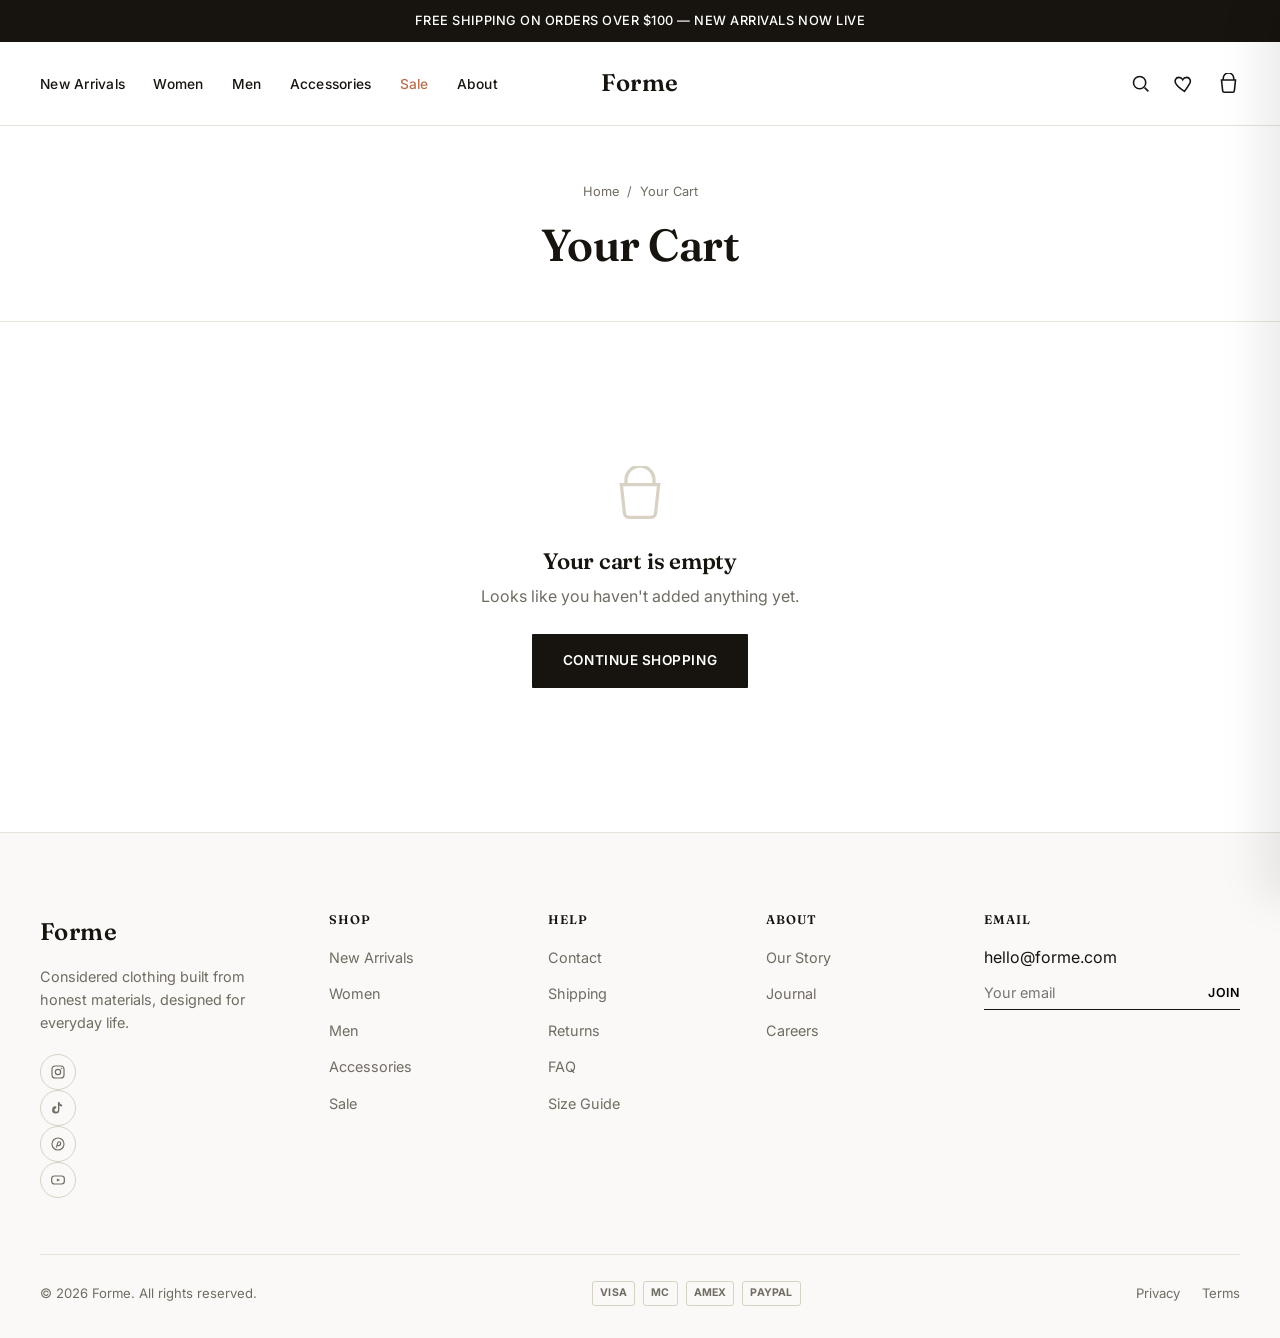
<file: checkout.html>
<!DOCTYPE html>
<html lang="en">
<head>
<meta charset="UTF-8">
<meta name="viewport" content="width=device-width, initial-scale=1.0">
<title>Checkout — Forme</title>
<meta name="description" content="Complete your Forme order. This is a portfolio demo checkout — no real payment is collected.">
<link rel="preconnect" href="https://fonts.googleapis.com">
<link rel="preconnect" href="https://fonts.gstatic.com" crossorigin>
<link href="https://fonts.googleapis.com/css2?family=Fraunces:opsz,wght@9..144,500;9..144,600&family=Inter:wght@400;500;600;700&display=swap" rel="stylesheet">
<link rel="stylesheet" href="css/style.css">
</head>
<body>

<div class="announce-bar"><div class="announce-track">FREE SHIPPING ON ORDERS OVER $100 — NEW ARRIVALS NOW LIVE</div></div>

<header>
  <nav>
    <div class="nav-left">
      <button class="menu-toggle" id="menuToggle" aria-label="Open menu"><span></span><span></span><span></span></button>
      <div class="nav-links">
        <a href="shop.html">Shop</a>
      </div>
    </div>
    <a href="index.html" class="logo">Forme</a>
    <div class="nav-right">
      <a href="cart.html" class="icon-btn" aria-label="Cart">
        <svg viewBox="0 0 24 24" fill="none" stroke="currentColor" stroke-width="1.8"><path d="M6 8V6a6 6 0 0112 0v2M4 8h16l-1.3 12.1a2 2 0 01-2 1.9H7.3a2 2 0 01-2-1.9L4 8z"/></svg>
        <span class="icon-count" data-cart-count style="display:none;">0</span>
      </a>
    </div>
  </nav>
</header>

<div class="drawer-overlay" id="drawerOverlay"></div>
<div class="mobile-drawer" id="mobileDrawer">
  <div class="drawer-close"><button id="drawerClose" aria-label="Close menu">×</button></div>
  <div class="nav-links"><a href="shop.html">Shop</a><a href="cart.html">Cart</a></div>
</div>

<main id="checkoutRoot">
  <div class="page-header">
    <div class="wrap">
      <div class="breadcrumb"><a href="cart.html">Cart</a> / <span>Checkout</span></div>
      <h1>Checkout</h1>
    </div>
  </div>

  <section class="section-tight">
    <div class="wrap">

      <div class="checkout-layout" id="checkoutFormWrap">
        <form id="checkoutForm" novalidate>
          <div class="checkout-section">
            <h3>Contact</h3>
            <div class="form-row">
              <div class="form-field"><label for="co-email">Email</label><input type="email" id="co-email" name="email" required><span class="field-error">Enter a valid email address.</span></div>
              <div class="form-field"><label for="co-phone">Phone</label><input type="tel" id="co-phone" name="phone" required><span class="field-error">Enter a phone number.</span></div>
            </div>
          </div>

          <div class="checkout-section">
            <h3>Shipping Address</h3>
            <div class="form-row">
              <div class="form-field"><label for="co-first">First Name</label><input type="text" id="co-first" name="firstName" required><span class="field-error">Enter your first name.</span></div>
              <div class="form-field"><label for="co-last">Last Name</label><input type="text" id="co-last" name="lastName" required><span class="field-error">Enter your last name.</span></div>
            </div>
            <div class="form-field"><label for="co-address">Address</label><input type="text" id="co-address" name="address" required><span class="field-error">Enter your address.</span></div>
            <div class="form-row">
              <div class="form-field"><label for="co-city">City</label><input type="text" id="co-city" name="city" required><span class="field-error">Enter your city.</span></div>
              <div class="form-field"><label for="co-postal">Postal Code</label><input type="text" id="co-postal" name="postal" required><span class="field-error">Enter a postal code.</span></div>
            </div>
            <div class="form-field">
              <label for="co-country">Country</label>
              <select id="co-country" name="country" required>
                <option value="">Select a country</option>
                <option>United States</option>
                <option>United Kingdom</option>
                <option>Canada</option>
                <option>Nigeria</option>
                <option>Ghana</option>
                <option>Germany</option>
                <option>Australia</option>
              </select>
              <span class="field-error">Select a country.</span>
            </div>
          </div>

          <div class="checkout-section">
            <h3>Delivery</h3>
            <div class="delivery-option selected" data-delivery="standard">
              <div class="delivery-option-left">
                <div class="radio-dot"></div>
                <div><div class="delivery-name">Standard Delivery</div><div class="delivery-sub">3 to 5 business days</div></div>
              </div>
              <div class="delivery-price">$10</div>
            </div>
            <div class="delivery-option" data-delivery="express">
              <div class="delivery-option-left">
                <div class="radio-dot"></div>
                <div><div class="delivery-name">Express Delivery</div><div class="delivery-sub">1 to 2 business days</div></div>
              </div>
              <div class="delivery-price">$25</div>
            </div>
          </div>

          <div class="checkout-section">
            <h3>Payment</h3>
            <div class="payment-simulated">
              <strong>This is a portfolio demo.</strong> No real payment is collected. Clicking "Place Demo Order" below will simulate a completed purchase and clear your cart.
            </div>
          </div>

          <button type="submit" class="btn btn-primary btn-block" style="padding:18px;">Place Demo Order</button>
        </form>

        <div class="summary-card" id="checkoutSummaryCard">
          <h3>Order Summary</h3>
          <div id="checkoutSummaryList" style="margin-bottom:16px;"></div>
          <div class="summary-row"><span>Subtotal</span><span id="checkoutSubtotal"></span></div>
          <div class="summary-row" id="checkoutDiscountRow" style="display:none;"><span>Discount</span><span id="checkoutDiscount"></span></div>
          <div class="summary-row"><span>Shipping</span><span id="checkoutShipping"></span></div>
          <div class="summary-row"><span>Estimated tax</span><span id="checkoutTax"></span></div>
          <div class="summary-row total"><span>Total</span><span id="checkoutTotal"></span></div>
        </div>
      </div>

      <div class="confirmation" id="orderConfirmation" style="display:none;">
        <div class="confirmation-icon">
          <svg viewBox="0 0 24 24" fill="none" stroke="currentColor" stroke-width="2.6" stroke-linecap="round"><path d="M4 12l5 5L20 6"/></svg>
        </div>
        <h1>Order Confirmed</h1>
        <p>Thank you for your order. A confirmation has been sent to your email.</p>
        <div class="order-number" id="orderNumber"></div>
        <a href="shop.html" class="btn btn-primary">Continue Shopping</a>
      </div>

    </div>
  </section>
</main>

<footer>
  <div class="wrap">
    <div class="footer-bottom" style="border-top:none; padding-top:0;">
      <span>© 2026 Forme. All rights reserved.</span>
      <div class="payment-icons"><span>VISA</span><span>MC</span><span>AMEX</span><span>PAYPAL</span></div>
      <div class="legal-links"><a href="#">Privacy</a><a href="#">Terms</a></div>
    </div>
  </div>
</footer>

<script src="js/products.js"></script>
<script src="js/main.js"></script>
<script src="js/checkout.js"></script>
</body>
</html>
</file>
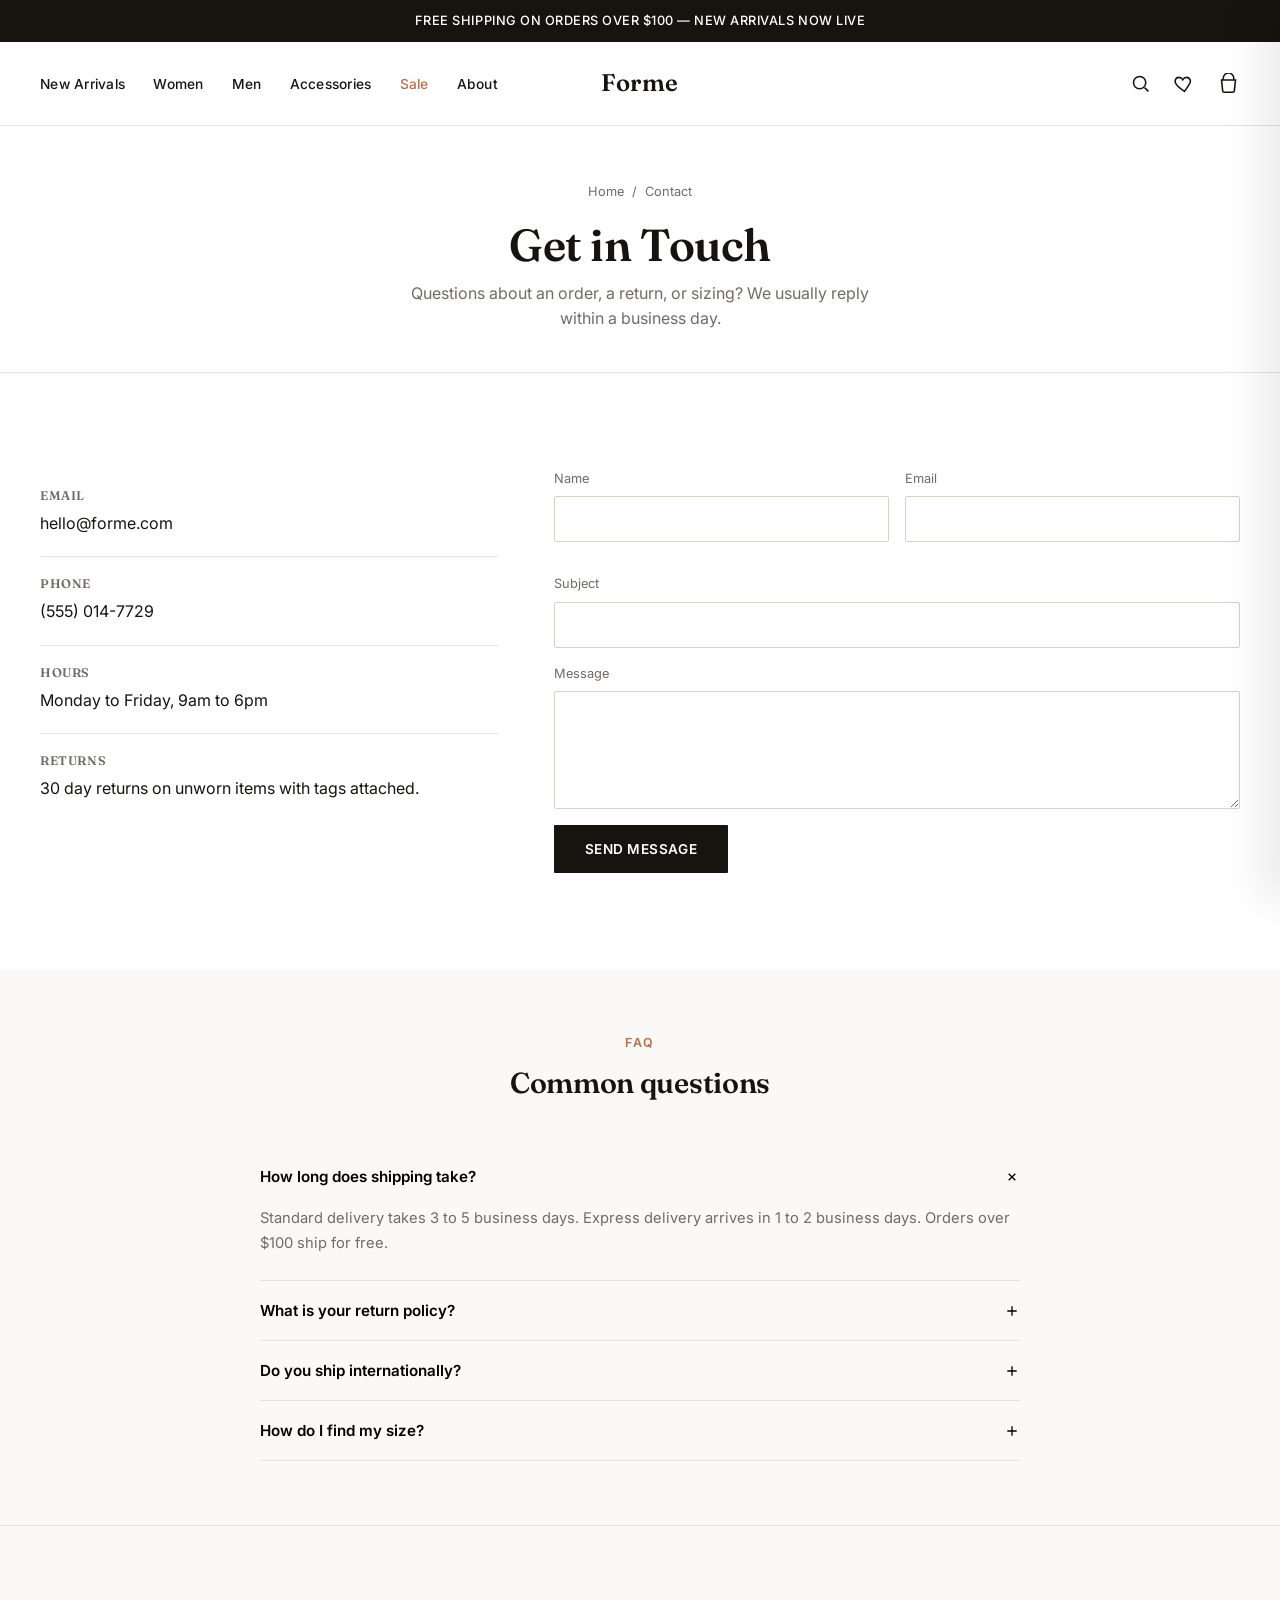
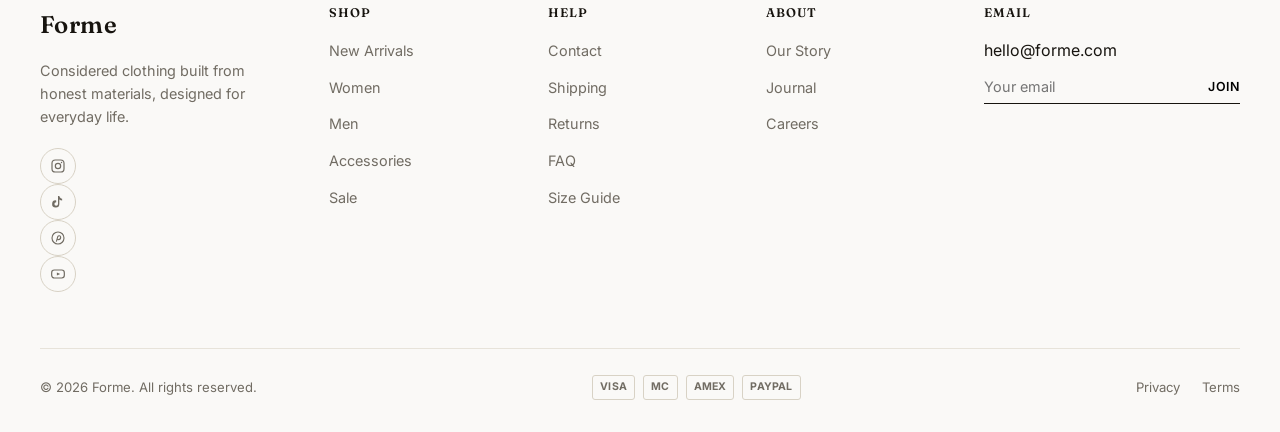
<file: contact.html>
<!DOCTYPE html>
<html lang="en">
<head>
<meta charset="UTF-8">
<meta name="viewport" content="width=device-width, initial-scale=1.0">
<title>Contact — Forme</title>
<meta name="description" content="Get in touch with the Forme team for questions about orders, shipping, or returns.">
<link rel="preconnect" href="https://fonts.googleapis.com">
<link rel="preconnect" href="https://fonts.gstatic.com" crossorigin>
<link href="https://fonts.googleapis.com/css2?family=Fraunces:opsz,wght@9..144,500;9..144,600&family=Inter:wght@400;500;600;700&display=swap" rel="stylesheet">
<link rel="stylesheet" href="css/style.css">
</head>
<body>

<div class="announce-bar"><div class="announce-track">FREE SHIPPING ON ORDERS OVER $100 — NEW ARRIVALS NOW LIVE</div></div>

<header>
  <nav>
    <div class="nav-left">
      <button class="menu-toggle" id="menuToggle" aria-label="Open menu"><span></span><span></span><span></span></button>
      <div class="nav-links">
        <a href="shop.html?category=New">New Arrivals</a>
        <a href="shop.html?category=Women">Women</a>
        <a href="shop.html?category=Men">Men</a>
        <a href="shop.html?category=Accessories">Accessories</a>
        <a href="shop.html?sale=1" class="sale-link">Sale</a>
        <a href="about.html">About</a>
      </div>
    </div>
    <a href="index.html" class="logo">Forme</a>
    <div class="nav-right">
      <button class="icon-btn" data-search-open aria-label="Search">
        <svg viewBox="0 0 24 24" fill="none" stroke="currentColor" stroke-width="1.8"><circle cx="11" cy="11" r="7"/><path d="M21 21l-4.3-4.3"/></svg>
      </button>
      <a href="wishlist.html" class="icon-btn" aria-label="Wishlist">
        <svg viewBox="0 0 24 24" fill="none" stroke="currentColor" stroke-width="1.8"><path d="M12 21s-7.5-4.6-10-9.1C0.3 8.6 2 5 5.6 5c2 0 3.6 1.1 4.4 2.7C10.8 6.1 12.4 5 14.4 5 18 5 19.7 8.6 18 11.9 15.5 16.4 12 21 12 21z"/></svg>
        <span class="icon-count" data-wishlist-count style="display:none;">0</span>
      </a>
      <a href="cart.html" class="icon-btn" aria-label="Cart">
        <svg viewBox="0 0 24 24" fill="none" stroke="currentColor" stroke-width="1.8"><path d="M6 8V6a6 6 0 0112 0v2M4 8h16l-1.3 12.1a2 2 0 01-2 1.9H7.3a2 2 0 01-2-1.9L4 8z"/></svg>
        <span class="icon-count" data-cart-count style="display:none;">0</span>
      </a>
    </div>
  </nav>
</header>

<div class="drawer-overlay" id="drawerOverlay"></div>
<div class="mobile-drawer" id="mobileDrawer">
  <div class="drawer-close"><button id="drawerClose" aria-label="Close menu">×</button></div>
  <div class="nav-links">
    <a href="shop.html?category=New">New Arrivals</a>
    <a href="shop.html?category=Women">Women</a>
    <a href="shop.html?category=Men">Men</a>
    <a href="shop.html?category=Accessories">Accessories</a>
    <a href="shop.html?sale=1" class="sale-link">Sale</a>
    <a href="about.html">About</a>
    <a href="contact.html">Contact</a>
  </div>
</div>

<div class="search-overlay" id="searchOverlay">
  <div class="search-panel">
    <div class="search-input-row">
      <svg viewBox="0 0 24 24" fill="none" stroke="currentColor" stroke-width="1.8"><circle cx="11" cy="11" r="7"/><path d="M21 21l-4.3-4.3"/></svg>
      <input type="text" id="searchInput" placeholder="Search products..." autocomplete="off">
      <button class="search-close" id="searchClose" aria-label="Close search">×</button>
    </div>
    <div class="search-meta" id="searchMeta"></div>
    <div id="searchRecent"></div>
    <div class="search-results" id="searchResults"></div>
  </div>
</div>

<main>
  <div class="page-header">
    <div class="wrap">
      <div class="breadcrumb"><a href="index.html">Home</a> / <span>Contact</span></div>
      <h1>Get in Touch</h1>
      <p>Questions about an order, a return, or sizing? We usually reply within a business day.</p>
    </div>
  </div>

  <section class="section">
    <div class="wrap contact-layout">
      <div>
        <div class="contact-info-item">
          <h4>Email</h4>
          <a href="mailto:hello@forme.com">hello@forme.com</a>
        </div>
        <div class="contact-info-item">
          <h4>Phone</h4>
          <span>(555) 014-7729</span>
        </div>
        <div class="contact-info-item">
          <h4>Hours</h4>
          <span>Monday to Friday, 9am to 6pm</span>
        </div>
        <div class="contact-info-item">
          <h4>Returns</h4>
          <span>30 day returns on unworn items with tags attached.</span>
        </div>
      </div>

      <div>
        <form id="contactForm" style="display:block; border:none;">
          <div class="form-row">
            <div class="form-field"><label for="c-name">Name</label><input type="text" id="c-name" required></div>
            <div class="form-field"><label for="c-email">Email</label><input type="email" id="c-email" required></div>
          </div>
          <div class="form-field"><label for="c-subject">Subject</label><input type="text" id="c-subject" required></div>
          <div class="form-field"><label for="c-message">Message</label><textarea id="c-message" rows="5" style="border:1px solid var(--border-strong); border-radius:2px; padding:13px 14px; font-family:inherit; font-size:0.92rem;" required></textarea></div>
          <button type="submit" class="btn btn-primary">Send Message</button>
        </form>
        <div class="newsletter-success" id="contactSuccess" style="justify-content:flex-start; margin-top:18px;">
          <svg width="16" height="16" viewBox="0 0 24 24" fill="none" stroke="currentColor" stroke-width="2.4" stroke-linecap="round"><path d="M4 12l5 5L20 6"/></svg>
          Message sent — we'll be in touch soon.
        </div>
      </div>
    </div>
  </section>

  <section class="section-tight" style="background:var(--bg-soft);">
    <div class="wrap">
      <div class="section-center">
        <span class="eyebrow">FAQ</span>
        <h2 style="font-size:1.8rem;">Common questions</h2>
      </div>
      <div class="faq-list">
        <div class="accordion-item single-open open" style="border-bottom:1px solid var(--border);">
          <button class="accordion-head">How long does shipping take?<svg viewBox="0 0 24 24" fill="none" stroke="currentColor" stroke-width="2"><path d="M12 5v14M5 12h14"/></svg></button>
          <div class="accordion-body"><div class="accordion-body-inner">Standard delivery takes 3 to 5 business days. Express delivery arrives in 1 to 2 business days. Orders over $100 ship for free.</div></div>
        </div>
        <div class="accordion-item" style="border-bottom:1px solid var(--border);">
          <button class="accordion-head">What is your return policy?<svg viewBox="0 0 24 24" fill="none" stroke="currentColor" stroke-width="2"><path d="M12 5v14M5 12h14"/></svg></button>
          <div class="accordion-body"><div class="accordion-body-inner">We accept returns within 30 days of delivery on unworn items with tags attached. Jewelry is final sale unless the item arrives damaged.</div></div>
        </div>
        <div class="accordion-item" style="border-bottom:1px solid var(--border);">
          <button class="accordion-head">Do you ship internationally?<svg viewBox="0 0 24 24" fill="none" stroke="currentColor" stroke-width="2"><path d="M12 5v14M5 12h14"/></svg></button>
          <div class="accordion-body"><div class="accordion-body-inner">Yes, we ship to most countries. International delivery times and any customs charges vary by destination.</div></div>
        </div>
        <div class="accordion-item" style="border-bottom:1px solid var(--border);">
          <button class="accordion-head">How do I find my size?<svg viewBox="0 0 24 24" fill="none" stroke="currentColor" stroke-width="2"><path d="M12 5v14M5 12h14"/></svg></button>
          <div class="accordion-body"><div class="accordion-body-inner">Each product page includes a size guide link with measurements. If you're between sizes, our team is happy to help you choose.</div></div>
        </div>
      </div>
    </div>
  </section>
</main>

<footer>
  <div class="wrap">
    <div class="footer-grid">
      <div class="footer-brand">
        <div class="logo">Forme</div>
        <p>Considered clothing built from honest materials, designed for everyday life.</p>
        <div class="social-row">
          <a href="#" class="social-icon" aria-label="Instagram"><svg viewBox="0 0 24 24" fill="none" stroke="currentColor" stroke-width="1.8"><rect x="3" y="3" width="18" height="18" rx="5"/><circle cx="12" cy="12" r="4"/><circle cx="17.3" cy="6.7" r="1.1" fill="currentColor" stroke="none"/></svg></a>
          <a href="#" class="social-icon" aria-label="TikTok"><svg viewBox="0 0 24 24" fill="currentColor"><path d="M14 3c.4 2.2 2 3.8 4.2 4.1v2.6c-1.5 0-3-.4-4.2-1.3v6.6a5.4 5.4 0 11-4.7-5.4v2.7a2.7 2.7 0 102.7 2.7V3z"/></svg></a>
          <a href="#" class="social-icon" aria-label="Pinterest"><svg viewBox="0 0 24 24" fill="none" stroke="currentColor" stroke-width="1.7"><circle cx="12" cy="12" r="9"/><path d="M9.5 17.5c1-3 1.5-5 2.2-7.7A2.3 2.3 0 0116 10.5c0 2-1.2 4-3.2 4-.6 0-1.1-.2-1.4-.6"/></svg></a>
          <a href="#" class="social-icon" aria-label="YouTube"><svg viewBox="0 0 24 24" fill="none" stroke="currentColor" stroke-width="1.8"><rect x="2.5" y="6" width="19" height="12" rx="4"/><path d="M10.3 9.6l5 2.4-5 2.4z" fill="currentColor" stroke="none"/></svg></a>
        </div>
      </div>
      <div class="footer-col">
        <h4>Shop</h4>
        <ul>
          <li><a href="shop.html?category=New">New Arrivals</a></li>
          <li><a href="shop.html?category=Women">Women</a></li>
          <li><a href="shop.html?category=Men">Men</a></li>
          <li><a href="shop.html?category=Accessories">Accessories</a></li>
          <li><a href="shop.html?sale=1">Sale</a></li>
        </ul>
      </div>
      <div class="footer-col">
        <h4>Help</h4>
        <ul>
          <li><a href="contact.html">Contact</a></li>
          <li><a href="contact.html">Shipping</a></li>
          <li><a href="contact.html">Returns</a></li>
          <li><a href="contact.html">FAQ</a></li>
          <li><a href="contact.html">Size Guide</a></li>
        </ul>
      </div>
      <div class="footer-col">
        <h4>About</h4>
        <ul>
          <li><a href="about.html">Our Story</a></li>
          <li><a href="blog.html">Journal</a></li>
          <li><a href="about.html">Careers</a></li>
        </ul>
      </div>
      <div class="footer-col footer-newsletter">
        <h4>Email</h4>
        <a href="mailto:hello@forme.com">hello@forme.com</a>
        <form data-newsletter-form>
          <input type="email" placeholder="Your email" required>
          <button type="submit">Join</button>
        </form>
        <div class="newsletter-success">✓ You're on the list</div>
      </div>
    </div>
    <div class="footer-bottom">
      <span>© 2026 Forme. All rights reserved.</span>
      <div class="payment-icons"><span>VISA</span><span>MC</span><span>AMEX</span><span>PAYPAL</span></div>
      <div class="legal-links"><a href="#">Privacy</a><a href="#">Terms</a></div>
    </div>
  </div>
</footer>

<script src="js/products.js"></script>
<script src="js/main.js"></script>
<script>
  document.getElementById("contactForm").addEventListener("submit", function(e){
    e.preventDefault();
    this.style.display = "none";
    document.getElementById("contactSuccess").classList.add("show");
  });
</script>
</body>
</html>
</file>
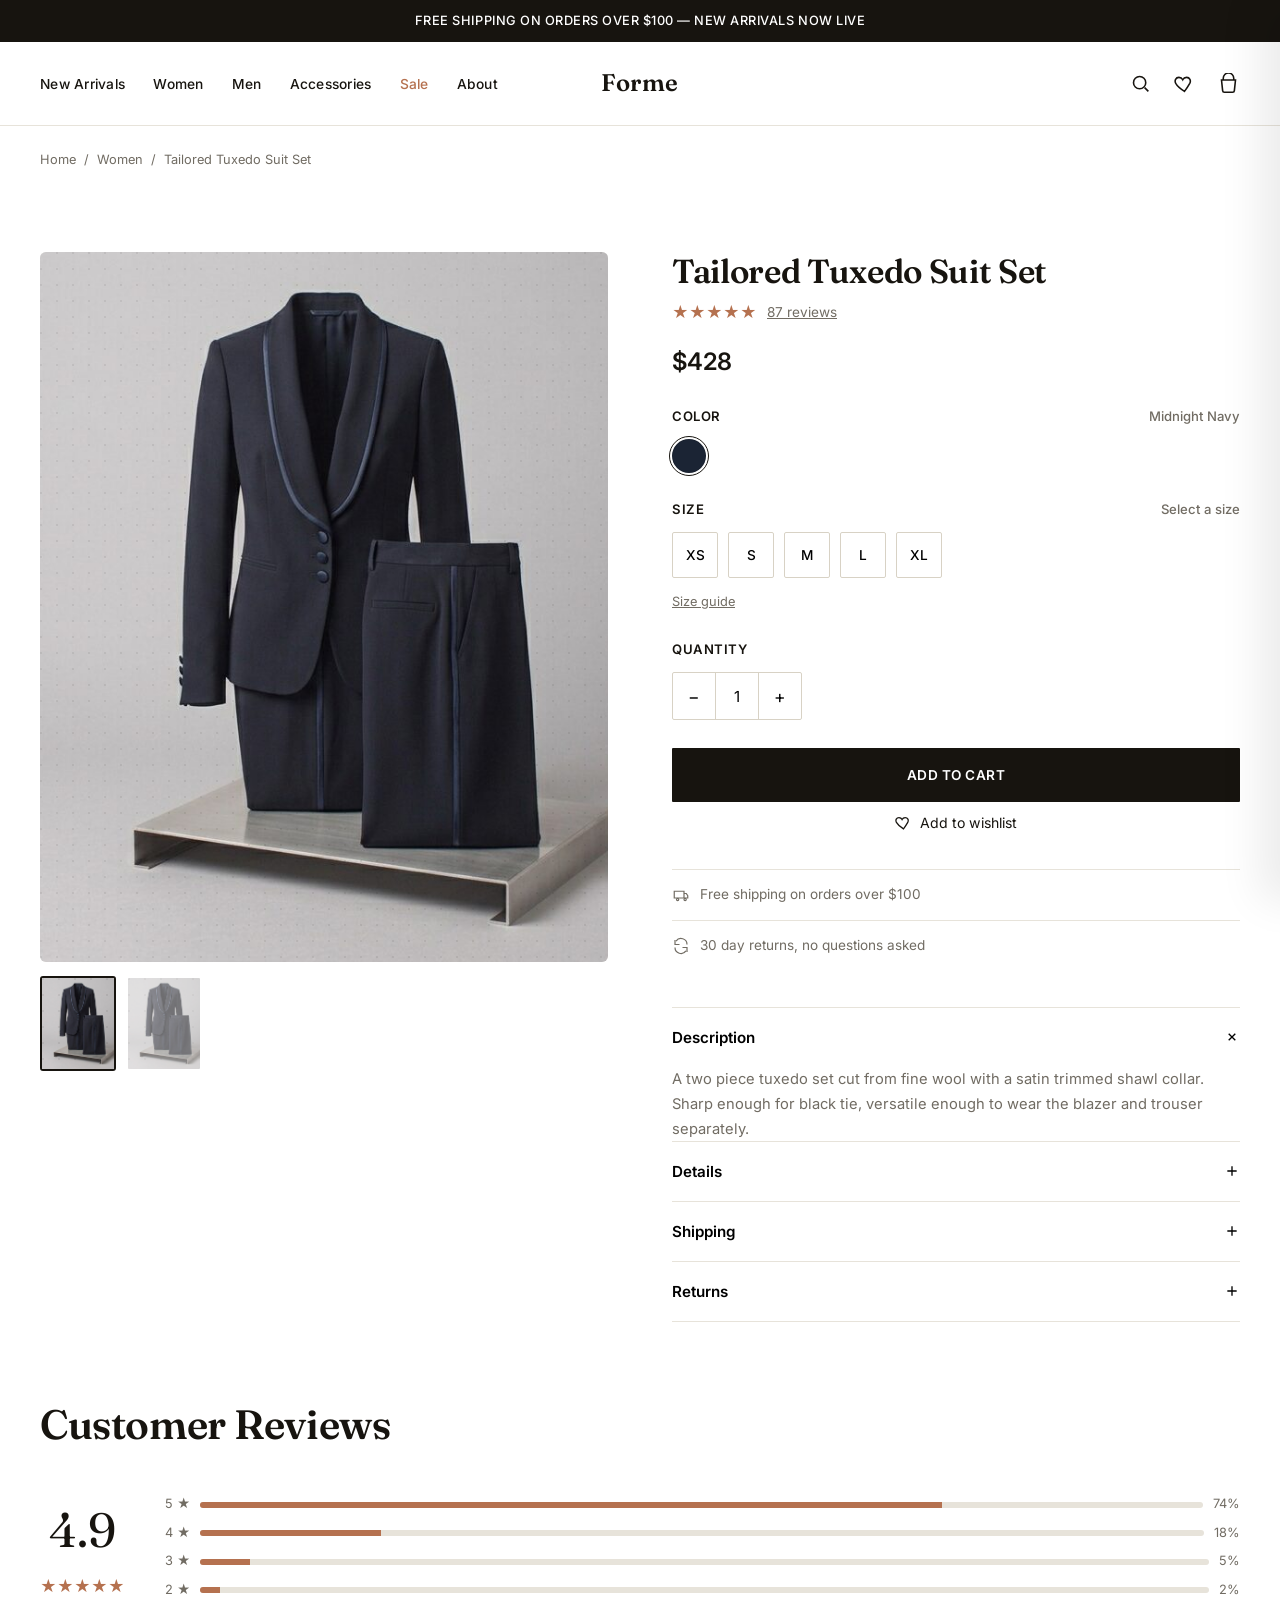
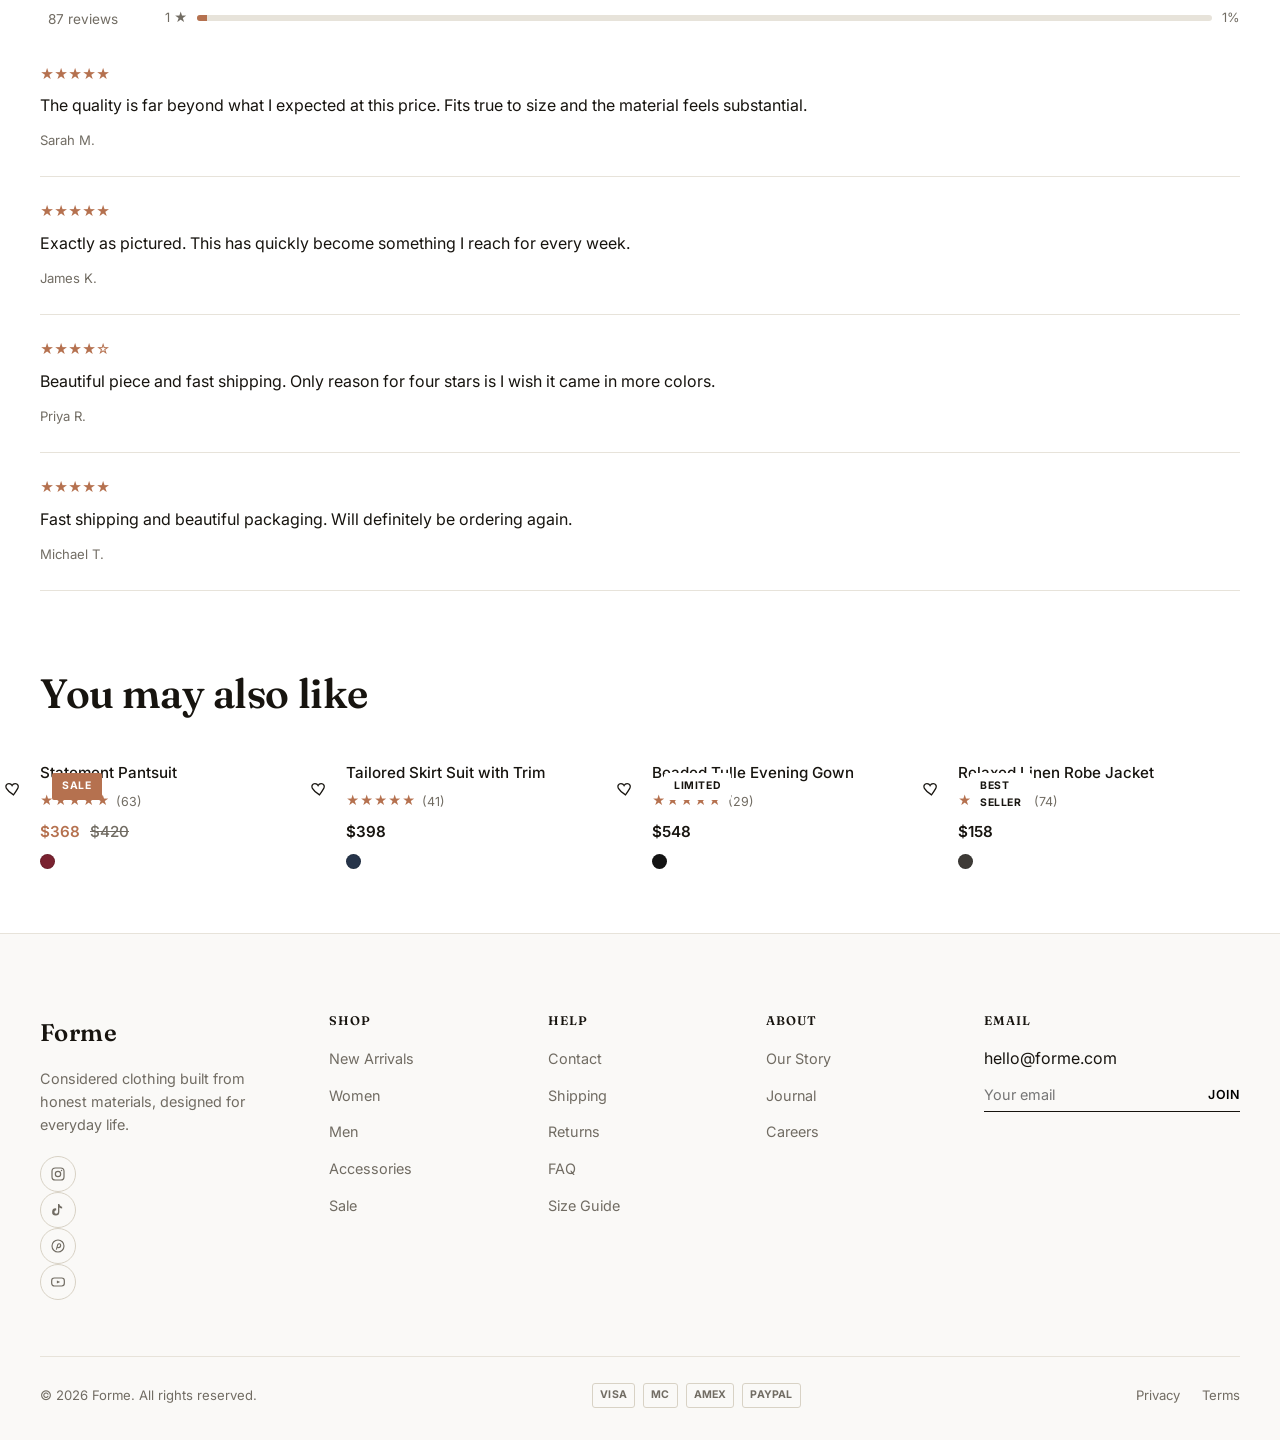
<file: product.html>
<!DOCTYPE html>
<html lang="en">
<head>
<meta charset="UTF-8">
<meta name="viewport" content="width=device-width, initial-scale=1.0">
<title>Product — Forme</title>
<meta name="description" content="Shop considered pieces from Forme, built from honest materials and designed for everyday life.">
<link rel="preconnect" href="https://fonts.googleapis.com">
<link rel="preconnect" href="https://fonts.gstatic.com" crossorigin>
<link href="https://fonts.googleapis.com/css2?family=Fraunces:opsz,wght@9..144,500;9..144,600&family=Inter:wght@400;500;600;700&display=swap" rel="stylesheet">
<link rel="stylesheet" href="css/style.css">
</head>
<body>

<div class="announce-bar"><div class="announce-track">FREE SHIPPING ON ORDERS OVER $100 — NEW ARRIVALS NOW LIVE</div></div>

<header>
  <nav>
    <div class="nav-left">
      <button class="menu-toggle" id="menuToggle" aria-label="Open menu"><span></span><span></span><span></span></button>
      <div class="nav-links">
        <a href="shop.html?category=New">New Arrivals</a>
        <a href="shop.html?category=Women">Women</a>
        <a href="shop.html?category=Men">Men</a>
        <a href="shop.html?category=Accessories">Accessories</a>
        <a href="shop.html?sale=1" class="sale-link">Sale</a>
        <a href="about.html">About</a>
      </div>
    </div>
    <a href="index.html" class="logo">Forme</a>
    <div class="nav-right">
      <button class="icon-btn" data-search-open aria-label="Search">
        <svg viewBox="0 0 24 24" fill="none" stroke="currentColor" stroke-width="1.8"><circle cx="11" cy="11" r="7"/><path d="M21 21l-4.3-4.3"/></svg>
      </button>
      <a href="wishlist.html" class="icon-btn" aria-label="Wishlist">
        <svg viewBox="0 0 24 24" fill="none" stroke="currentColor" stroke-width="1.8"><path d="M12 21s-7.5-4.6-10-9.1C0.3 8.6 2 5 5.6 5c2 0 3.6 1.1 4.4 2.7C10.8 6.1 12.4 5 14.4 5 18 5 19.7 8.6 18 11.9 15.5 16.4 12 21 12 21z"/></svg>
        <span class="icon-count" data-wishlist-count style="display:none;">0</span>
      </a>
      <a href="cart.html" class="icon-btn" aria-label="Cart">
        <svg viewBox="0 0 24 24" fill="none" stroke="currentColor" stroke-width="1.8"><path d="M6 8V6a6 6 0 0112 0v2M4 8h16l-1.3 12.1a2 2 0 01-2 1.9H7.3a2 2 0 01-2-1.9L4 8z"/></svg>
        <span class="icon-count" data-cart-count style="display:none;">0</span>
      </a>
    </div>
  </nav>
</header>

<div class="drawer-overlay" id="drawerOverlay"></div>
<div class="mobile-drawer" id="mobileDrawer">
  <div class="drawer-close"><button id="drawerClose" aria-label="Close menu">×</button></div>
  <div class="nav-links">
    <a href="shop.html?category=New">New Arrivals</a>
    <a href="shop.html?category=Women">Women</a>
    <a href="shop.html?category=Men">Men</a>
    <a href="shop.html?category=Accessories">Accessories</a>
    <a href="shop.html?sale=1" class="sale-link">Sale</a>
    <a href="about.html">About</a>
    <a href="contact.html">Contact</a>
  </div>
</div>

<div class="search-overlay" id="searchOverlay">
  <div class="search-panel">
    <div class="search-input-row">
      <svg viewBox="0 0 24 24" fill="none" stroke="currentColor" stroke-width="1.8"><circle cx="11" cy="11" r="7"/><path d="M21 21l-4.3-4.3"/></svg>
      <input type="text" id="searchInput" placeholder="Search products..." autocomplete="off">
      <button class="search-close" id="searchClose" aria-label="Close search">×</button>
    </div>
    <div class="search-meta" id="searchMeta"></div>
    <div id="searchRecent"></div>
    <div class="search-results" id="searchResults"></div>
  </div>
</div>

<main id="productRoot">
  <div class="wrap" style="padding-top:24px;">
    <div class="breadcrumb" id="breadcrumb" style="justify-content:flex-start;"></div>
  </div>

  <section class="section-tight">
    <div class="wrap">
      <div class="product-detail">
        <div>
          <div class="gallery-main" id="galleryMain"></div>
          <div class="gallery-thumbs" id="galleryThumbs"></div>
        </div>

        <div class="pd-sticky">
          <h1 class="pd-name" id="pdName"></h1>
          <div class="pd-rating">
            <span class="stars" id="pdRatingStars"></span>
            <a href="#reviews" id="pdReviewCount"></a>
          </div>
          <div class="pd-price" id="pdPrice"></div>

          <div class="pd-option-group" id="colorOptionGroup">
            <div class="pd-option-label">Color <span class="selected-value" id="colorValueLabel"></span></div>
            <div class="pd-colors" id="colorGroup"></div>
          </div>

          <div class="pd-option-group" id="sizeOptionGroup">
            <div class="pd-option-label">
              Size <span class="selected-value" id="sizeValueLabel">Select a size</span>
            </div>
            <div class="pd-sizes" id="sizeGroup"></div>
            <div style="margin-top:10px;"><a href="#" class="size-guide-link">Size guide</a></div>
          </div>

          <div class="pd-option-group">
            <div class="pd-option-label">Quantity</div>
            <div class="qty-selector">
              <button type="button" id="qtyMinus" aria-label="Decrease quantity">−</button>
              <input type="text" id="qtyInput" value="1" readonly>
              <button type="button" id="qtyPlus" aria-label="Increase quantity">+</button>
            </div>
          </div>

          <div class="pd-actions">
            <button class="btn btn-primary pd-add-btn" id="addToCartBtn">Add to Cart</button>
            <button class="pd-wishlist-link" id="pdWishlistBtn">
              <svg viewBox="0 0 24 24" fill="none" stroke="currentColor" stroke-width="1.8"><path d="M12 21s-7.5-4.6-10-9.1C0.3 8.6 2 5 5.6 5c2 0 3.6 1.1 4.4 2.7C10.8 6.1 12.4 5 14.4 5 18 5 19.7 8.6 18 11.9 15.5 16.4 12 21 12 21z"/></svg>
              <span>Add to wishlist</span>
            </button>
          </div>
          <div class="pd-note" id="pdNote"></div>

          <div class="pd-meta-row">
            <svg viewBox="0 0 24 24" fill="none" stroke="currentColor" stroke-width="1.6"><path d="M3 7h13v9H3zM16 10h3l2 3v3h-5z"/><circle cx="7.5" cy="18" r="1.5"/><circle cx="17.5" cy="18" r="1.5"/></svg>
            Free shipping on orders over $100
          </div>
          <div class="pd-meta-row">
            <svg viewBox="0 0 24 24" fill="none" stroke="currentColor" stroke-width="1.6"><path d="M4 4v6h6M20 20v-6h-6"/><path d="M20 10a8 8 0 00-14.6-4.6M4 14a8 8 0 0014.6 4.6"/></svg>
            30 day returns, no questions asked
          </div>

          <div class="pd-accordion single-open">
            <div class="accordion-item open">
              <button class="accordion-head">Description<svg viewBox="0 0 24 24" fill="none" stroke="currentColor" stroke-width="2"><path d="M12 5v14M5 12h14"/></svg></button>
              <div class="accordion-body"><div class="accordion-body-inner" id="tabDescription"></div></div>
            </div>
            <div class="accordion-item">
              <button class="accordion-head">Details<svg viewBox="0 0 24 24" fill="none" stroke="currentColor" stroke-width="2"><path d="M12 5v14M5 12h14"/></svg></button>
              <div class="accordion-body"><div class="accordion-body-inner" id="tabDetails"></div></div>
            </div>
            <div class="accordion-item">
              <button class="accordion-head">Shipping<svg viewBox="0 0 24 24" fill="none" stroke="currentColor" stroke-width="2"><path d="M12 5v14M5 12h14"/></svg></button>
              <div class="accordion-body"><div class="accordion-body-inner" id="tabShipping"></div></div>
            </div>
            <div class="accordion-item">
              <button class="accordion-head">Returns<svg viewBox="0 0 24 24" fill="none" stroke="currentColor" stroke-width="2"><path d="M12 5v14M5 12h14"/></svg></button>
              <div class="accordion-body"><div class="accordion-body-inner" id="tabReturns"></div></div>
            </div>
          </div>
        </div>
      </div>

      <!-- REVIEWS -->
      <div class="related-section" id="reviews">
        <div class="section-head"><h2>Customer Reviews</h2></div>
        <div class="review-summary">
          <div class="review-score">
            <span class="num" id="reviewAvg"></span>
            <span class="stars" id="reviewAvgStars"></span>
            <span class="count" id="reviewAvgCount"></span>
          </div>
          <div class="review-bars" id="reviewBars"></div>
        </div>
        <div class="review-list" id="reviewList"></div>
      </div>

      <!-- RELATED PRODUCTS -->
      <div class="related-section">
        <div class="section-head"><h2>You may also like</h2></div>
        <div class="product-grid" id="relatedGrid"></div>
      </div>
    </div>
  </section>
</main>

<footer>
  <div class="wrap">
    <div class="footer-grid">
      <div class="footer-brand">
        <div class="logo">Forme</div>
        <p>Considered clothing built from honest materials, designed for everyday life.</p>
        <div class="social-row">
          <a href="#" class="social-icon" aria-label="Instagram"><svg viewBox="0 0 24 24" fill="none" stroke="currentColor" stroke-width="1.8"><rect x="3" y="3" width="18" height="18" rx="5"/><circle cx="12" cy="12" r="4"/><circle cx="17.3" cy="6.7" r="1.1" fill="currentColor" stroke="none"/></svg></a>
          <a href="#" class="social-icon" aria-label="TikTok"><svg viewBox="0 0 24 24" fill="currentColor"><path d="M14 3c.4 2.2 2 3.8 4.2 4.1v2.6c-1.5 0-3-.4-4.2-1.3v6.6a5.4 5.4 0 11-4.7-5.4v2.7a2.7 2.7 0 102.7 2.7V3z"/></svg></a>
          <a href="#" class="social-icon" aria-label="Pinterest"><svg viewBox="0 0 24 24" fill="none" stroke="currentColor" stroke-width="1.7"><circle cx="12" cy="12" r="9"/><path d="M9.5 17.5c1-3 1.5-5 2.2-7.7A2.3 2.3 0 0116 10.5c0 2-1.2 4-3.2 4-.6 0-1.1-.2-1.4-.6"/></svg></a>
          <a href="#" class="social-icon" aria-label="YouTube"><svg viewBox="0 0 24 24" fill="none" stroke="currentColor" stroke-width="1.8"><rect x="2.5" y="6" width="19" height="12" rx="4"/><path d="M10.3 9.6l5 2.4-5 2.4z" fill="currentColor" stroke="none"/></svg></a>
        </div>
      </div>
      <div class="footer-col">
        <h4>Shop</h4>
        <ul>
          <li><a href="shop.html?category=New">New Arrivals</a></li>
          <li><a href="shop.html?category=Women">Women</a></li>
          <li><a href="shop.html?category=Men">Men</a></li>
          <li><a href="shop.html?category=Accessories">Accessories</a></li>
          <li><a href="shop.html?sale=1">Sale</a></li>
        </ul>
      </div>
      <div class="footer-col">
        <h4>Help</h4>
        <ul>
          <li><a href="contact.html">Contact</a></li>
          <li><a href="contact.html">Shipping</a></li>
          <li><a href="contact.html">Returns</a></li>
          <li><a href="contact.html">FAQ</a></li>
          <li><a href="contact.html">Size Guide</a></li>
        </ul>
      </div>
      <div class="footer-col">
        <h4>About</h4>
        <ul>
          <li><a href="about.html">Our Story</a></li>
          <li><a href="blog.html">Journal</a></li>
          <li><a href="about.html">Careers</a></li>
        </ul>
      </div>
      <div class="footer-col footer-newsletter">
        <h4>Email</h4>
        <a href="mailto:hello@forme.com">hello@forme.com</a>
        <form data-newsletter-form>
          <input type="email" placeholder="Your email" required>
          <button type="submit">Join</button>
        </form>
        <div class="newsletter-success">✓ You're on the list</div>
      </div>
    </div>
    <div class="footer-bottom">
      <span>© 2026 Forme. All rights reserved.</span>
      <div class="payment-icons"><span>VISA</span><span>MC</span><span>AMEX</span><span>PAYPAL</span></div>
      <div class="legal-links"><a href="#">Privacy</a><a href="#">Terms</a></div>
    </div>
  </div>
</footer>

<script src="js/products.js"></script>
<script src="js/main.js"></script>
<script src="js/product.js"></script>
</body>
</html>
</file>
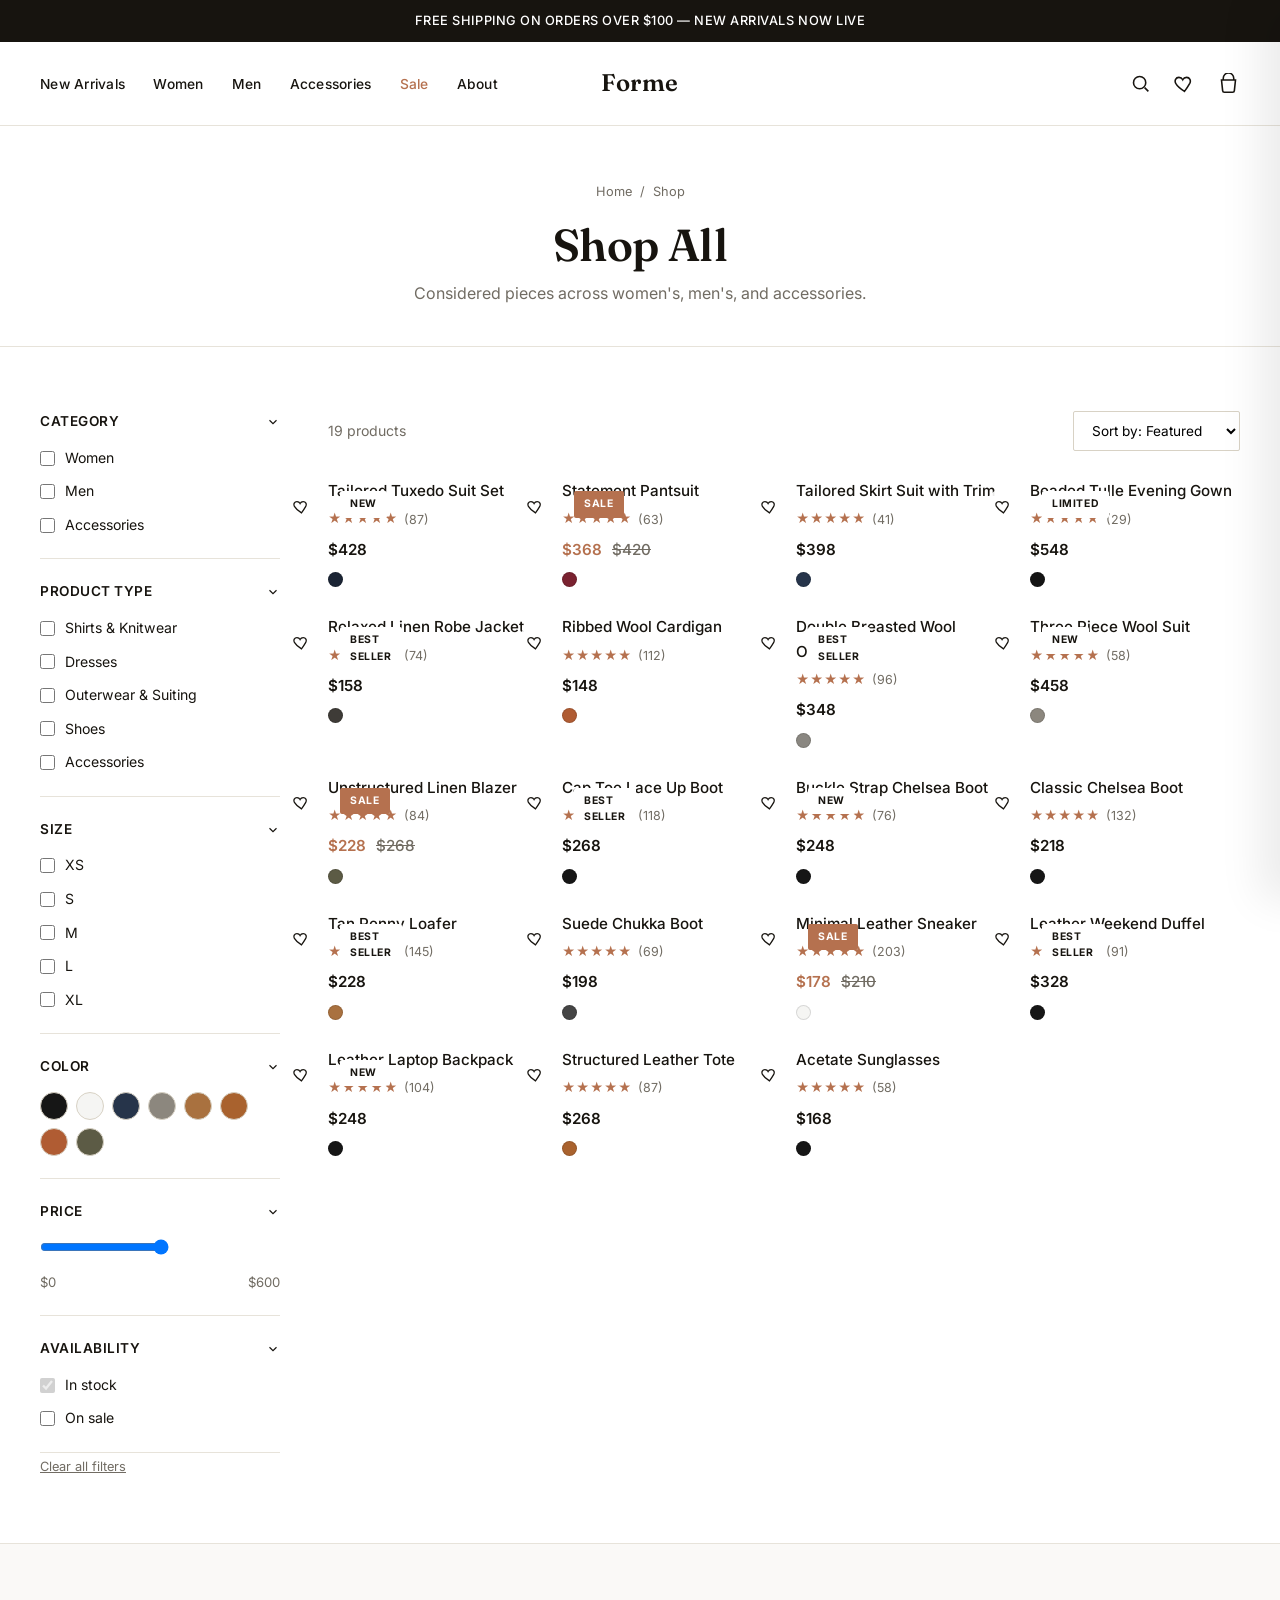
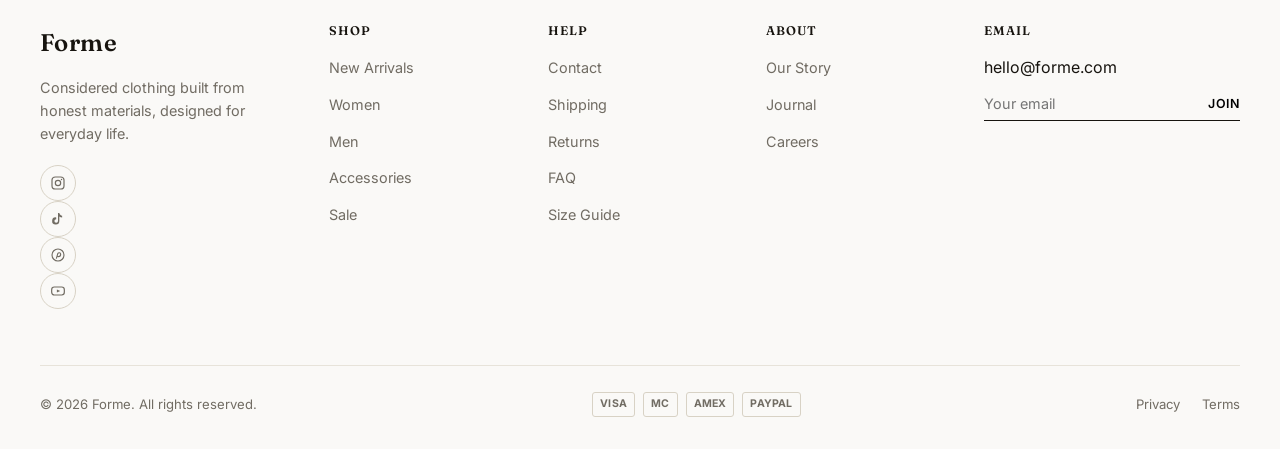
<file: shop.html>
<!DOCTYPE html>
<html lang="en">
<head>
<meta charset="UTF-8">
<meta name="viewport" content="width=device-width, initial-scale=1.0">
<title>Shop All — Forme</title>
<meta name="description" content="Shop the full Forme collection: women's, men's, and accessories. Filter by size, color, and price.">
<link rel="preconnect" href="https://fonts.googleapis.com">
<link rel="preconnect" href="https://fonts.gstatic.com" crossorigin>
<link href="https://fonts.googleapis.com/css2?family=Fraunces:opsz,wght@9..144,500;9..144,600&family=Inter:wght@400;500;600;700&display=swap" rel="stylesheet">
<link rel="stylesheet" href="css/style.css">
</head>
<body>

<div class="announce-bar"><div class="announce-track">FREE SHIPPING ON ORDERS OVER $100 — NEW ARRIVALS NOW LIVE</div></div>

<header>
  <nav>
    <div class="nav-left">
      <button class="menu-toggle" id="menuToggle" aria-label="Open menu"><span></span><span></span><span></span></button>
      <div class="nav-links">
        <a href="shop.html?category=New">New Arrivals</a>
        <a href="shop.html?category=Women">Women</a>
        <a href="shop.html?category=Men">Men</a>
        <a href="shop.html?category=Accessories">Accessories</a>
        <a href="shop.html?sale=1" class="sale-link">Sale</a>
        <a href="about.html">About</a>
      </div>
    </div>
    <a href="index.html" class="logo">Forme</a>
    <div class="nav-right">
      <button class="icon-btn" data-search-open aria-label="Search">
        <svg viewBox="0 0 24 24" fill="none" stroke="currentColor" stroke-width="1.8"><circle cx="11" cy="11" r="7"/><path d="M21 21l-4.3-4.3"/></svg>
      </button>
      <a href="wishlist.html" class="icon-btn" aria-label="Wishlist">
        <svg viewBox="0 0 24 24" fill="none" stroke="currentColor" stroke-width="1.8"><path d="M12 21s-7.5-4.6-10-9.1C0.3 8.6 2 5 5.6 5c2 0 3.6 1.1 4.4 2.7C10.8 6.1 12.4 5 14.4 5 18 5 19.7 8.6 18 11.9 15.5 16.4 12 21 12 21z"/></svg>
        <span class="icon-count" data-wishlist-count style="display:none;">0</span>
      </a>
      <a href="cart.html" class="icon-btn" aria-label="Cart">
        <svg viewBox="0 0 24 24" fill="none" stroke="currentColor" stroke-width="1.8"><path d="M6 8V6a6 6 0 0112 0v2M4 8h16l-1.3 12.1a2 2 0 01-2 1.9H7.3a2 2 0 01-2-1.9L4 8z"/></svg>
        <span class="icon-count" data-cart-count style="display:none;">0</span>
      </a>
    </div>
  </nav>
</header>

<div class="drawer-overlay" id="drawerOverlay"></div>
<div class="mobile-drawer" id="mobileDrawer">
  <div class="drawer-close"><button id="drawerClose" aria-label="Close menu">×</button></div>
  <div class="nav-links">
    <a href="shop.html?category=New">New Arrivals</a>
    <a href="shop.html?category=Women">Women</a>
    <a href="shop.html?category=Men">Men</a>
    <a href="shop.html?category=Accessories">Accessories</a>
    <a href="shop.html?sale=1" class="sale-link">Sale</a>
    <a href="about.html">About</a>
    <a href="contact.html">Contact</a>
  </div>
</div>

<div class="search-overlay" id="searchOverlay">
  <div class="search-panel">
    <div class="search-input-row">
      <svg viewBox="0 0 24 24" fill="none" stroke="currentColor" stroke-width="1.8"><circle cx="11" cy="11" r="7"/><path d="M21 21l-4.3-4.3"/></svg>
      <input type="text" id="searchInput" placeholder="Search products..." autocomplete="off">
      <button class="search-close" id="searchClose" aria-label="Close search">×</button>
    </div>
    <div class="search-meta" id="searchMeta"></div>
    <div id="searchRecent"></div>
    <div class="search-results" id="searchResults"></div>
  </div>
</div>

<main>
  <div class="page-header">
    <div class="wrap">
      <div class="breadcrumb"><a href="index.html">Home</a> / <span>Shop</span></div>
      <h1>Shop All</h1>
      <p>Considered pieces across women's, men's, and accessories.</p>
    </div>
  </div>

  <section class="section-tight" id="shopRoot">
    <div class="wrap shop-layout">

      <aside class="filter-sidebar" id="filterSidebar">
        <div class="filter-group" data-filter-group="categories">
          <div class="filter-group-title">Category <svg viewBox="0 0 24 24" fill="none" stroke="currentColor" stroke-width="2"><path d="M6 9l6 6 6-6"/></svg></div>
          <div class="filter-options">
            <label class="filter-checkbox"><input type="checkbox" value="Women"> Women</label>
            <label class="filter-checkbox"><input type="checkbox" value="Men"> Men</label>
            <label class="filter-checkbox"><input type="checkbox" value="Accessories"> Accessories</label>
          </div>
        </div>

        <div class="filter-group" data-filter-group="types">
          <div class="filter-group-title">Product Type <svg viewBox="0 0 24 24" fill="none" stroke="currentColor" stroke-width="2"><path d="M6 9l6 6 6-6"/></svg></div>
          <div class="filter-options">
            <label class="filter-checkbox"><input type="checkbox" value="Shirts"> Shirts &amp; Knitwear</label>
            <label class="filter-checkbox"><input type="checkbox" value="Dresses"> Dresses</label>
            <label class="filter-checkbox"><input type="checkbox" value="Outerwear"> Outerwear &amp; Suiting</label>
            <label class="filter-checkbox"><input type="checkbox" value="Shoes"> Shoes</label>
            <label class="filter-checkbox"><input type="checkbox" value="Accessories"> Accessories</label>
          </div>
        </div>

        <div class="filter-group" data-filter-group="sizes">
          <div class="filter-group-title">Size <svg viewBox="0 0 24 24" fill="none" stroke="currentColor" stroke-width="2"><path d="M6 9l6 6 6-6"/></svg></div>
          <div class="filter-options">
            <label class="filter-checkbox"><input type="checkbox" value="XS"> XS</label>
            <label class="filter-checkbox"><input type="checkbox" value="S"> S</label>
            <label class="filter-checkbox"><input type="checkbox" value="M"> M</label>
            <label class="filter-checkbox"><input type="checkbox" value="L"> L</label>
            <label class="filter-checkbox"><input type="checkbox" value="XL"> XL</label>
          </div>
        </div>

        <div class="filter-group">
          <div class="filter-group-title">Color <svg viewBox="0 0 24 24" fill="none" stroke="currentColor" stroke-width="2"><path d="M6 9l6 6 6-6"/></svg></div>
          <div class="filter-swatches">
            <div class="filter-swatch" style="background:#161616" data-color-swatch="Black" title="Black"></div>
            <div class="filter-swatch" style="background:#F5F5F3" data-color-swatch="White" title="White"></div>
            <div class="filter-swatch" style="background:#26344A" data-color-swatch="Navy" title="Navy"></div>
            <div class="filter-swatch" style="background:#8C877E" data-color-swatch="Grey" title="Grey"></div>
            <div class="filter-swatch" style="background:#A9713F" data-color-swatch="Tan" title="Tan"></div>
            <div class="filter-swatch" style="background:#A9622E" data-color-swatch="Cognac" title="Cognac"></div>
            <div class="filter-swatch" style="background:#B05C33" data-color-swatch="Rust" title="Rust"></div>
            <div class="filter-swatch" style="background:#5C5B45" data-color-swatch="Olive" title="Olive"></div>
          </div>
        </div>

        <div class="filter-group">
          <div class="filter-group-title">Price <svg viewBox="0 0 24 24" fill="none" stroke="currentColor" stroke-width="2"><path d="M6 9l6 6 6-6"/></svg></div>
          <input type="range" id="priceRange" min="20" max="600" value="600">
          <div class="price-range"><span>$0</span><span id="priceValue">$600</span></div>
        </div>

        <div class="filter-group">
          <div class="filter-group-title">Availability <svg viewBox="0 0 24 24" fill="none" stroke="currentColor" stroke-width="2"><path d="M6 9l6 6 6-6"/></svg></div>
          <div class="filter-options">
            <label class="filter-checkbox"><input type="checkbox" checked disabled> In stock</label>
            <label class="filter-checkbox"><input type="checkbox" data-availability="sale"> On sale</label>
          </div>
        </div>

        <button class="filter-clear" id="clearFilters" type="button">Clear all filters</button>
      </aside>

      <div>
        <div class="shop-toolbar">
          <button class="btn btn-outline btn-sm mobile-filter-toggle" id="mobileFilterToggle" type="button">Filters</button>
          <span class="shop-count" id="shopCount"></span>
          <select class="sort-select" id="sortSelect">
            <option value="featured">Sort by: Featured</option>
            <option value="newest">Newest</option>
            <option value="price-asc">Price: Low to High</option>
            <option value="price-desc">Price: High to Low</option>
            <option value="rating">Best Rated</option>
          </select>
        </div>
        <div class="product-grid" id="shopGrid"></div>
      </div>

    </div>
  </section>
</main>

<footer>
  <div class="wrap">
    <div class="footer-grid">
      <div class="footer-brand">
        <div class="logo">Forme</div>
        <p>Considered clothing built from honest materials, designed for everyday life.</p>
        <div class="social-row">
          <a href="#" class="social-icon" aria-label="Instagram"><svg viewBox="0 0 24 24" fill="none" stroke="currentColor" stroke-width="1.8"><rect x="3" y="3" width="18" height="18" rx="5"/><circle cx="12" cy="12" r="4"/><circle cx="17.3" cy="6.7" r="1.1" fill="currentColor" stroke="none"/></svg></a>
          <a href="#" class="social-icon" aria-label="TikTok"><svg viewBox="0 0 24 24" fill="currentColor"><path d="M14 3c.4 2.2 2 3.8 4.2 4.1v2.6c-1.5 0-3-.4-4.2-1.3v6.6a5.4 5.4 0 11-4.7-5.4v2.7a2.7 2.7 0 102.7 2.7V3z"/></svg></a>
          <a href="#" class="social-icon" aria-label="Pinterest"><svg viewBox="0 0 24 24" fill="none" stroke="currentColor" stroke-width="1.7"><circle cx="12" cy="12" r="9"/><path d="M9.5 17.5c1-3 1.5-5 2.2-7.7A2.3 2.3 0 0116 10.5c0 2-1.2 4-3.2 4-.6 0-1.1-.2-1.4-.6"/></svg></a>
          <a href="#" class="social-icon" aria-label="YouTube"><svg viewBox="0 0 24 24" fill="none" stroke="currentColor" stroke-width="1.8"><rect x="2.5" y="6" width="19" height="12" rx="4"/><path d="M10.3 9.6l5 2.4-5 2.4z" fill="currentColor" stroke="none"/></svg></a>
        </div>
      </div>
      <div class="footer-col">
        <h4>Shop</h4>
        <ul>
          <li><a href="shop.html?category=New">New Arrivals</a></li>
          <li><a href="shop.html?category=Women">Women</a></li>
          <li><a href="shop.html?category=Men">Men</a></li>
          <li><a href="shop.html?category=Accessories">Accessories</a></li>
          <li><a href="shop.html?sale=1">Sale</a></li>
        </ul>
      </div>
      <div class="footer-col">
        <h4>Help</h4>
        <ul>
          <li><a href="contact.html">Contact</a></li>
          <li><a href="contact.html">Shipping</a></li>
          <li><a href="contact.html">Returns</a></li>
          <li><a href="contact.html">FAQ</a></li>
          <li><a href="contact.html">Size Guide</a></li>
        </ul>
      </div>
      <div class="footer-col">
        <h4>About</h4>
        <ul>
          <li><a href="about.html">Our Story</a></li>
          <li><a href="blog.html">Journal</a></li>
          <li><a href="about.html">Careers</a></li>
        </ul>
      </div>
      <div class="footer-col footer-newsletter">
        <h4>Email</h4>
        <a href="mailto:hello@forme.com">hello@forme.com</a>
        <form data-newsletter-form>
          <input type="email" placeholder="Your email" required>
          <button type="submit">Join</button>
        </form>
        <div class="newsletter-success">✓ You're on the list</div>
      </div>
    </div>
    <div class="footer-bottom">
      <span>© 2026 Forme. All rights reserved.</span>
      <div class="payment-icons"><span>VISA</span><span>MC</span><span>AMEX</span><span>PAYPAL</span></div>
      <div class="legal-links"><a href="#">Privacy</a><a href="#">Terms</a></div>
    </div>
  </div>
</footer>

<script src="js/products.js"></script>
<script src="js/main.js"></script>
<script src="js/shop.js"></script>
</body>
</html>
</file>
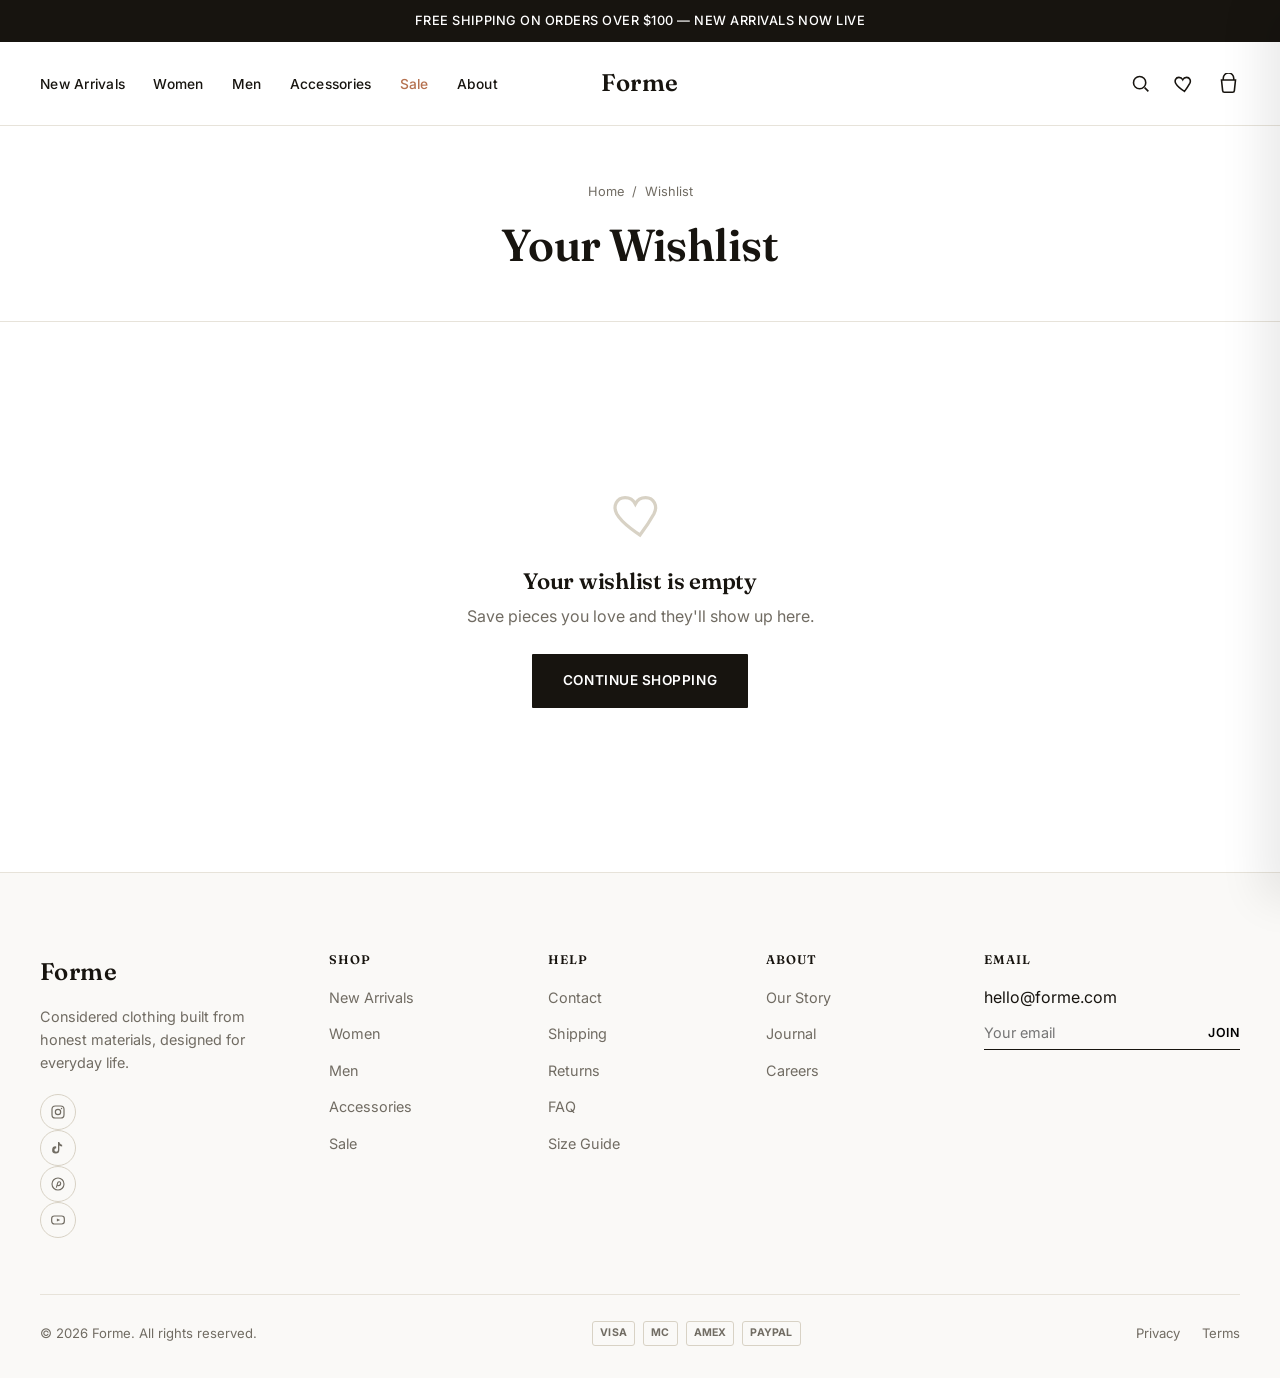
<file: wishlist.html>
<!DOCTYPE html>
<html lang="en">
<head>
<meta charset="UTF-8">
<meta name="viewport" content="width=device-width, initial-scale=1.0">
<title>Your Wishlist — Forme</title>
<meta name="description" content="Products you've saved from Forme.">
<link rel="preconnect" href="https://fonts.googleapis.com">
<link rel="preconnect" href="https://fonts.gstatic.com" crossorigin>
<link href="https://fonts.googleapis.com/css2?family=Fraunces:opsz,wght@9..144,500;9..144,600&family=Inter:wght@400;500;600;700&display=swap" rel="stylesheet">
<link rel="stylesheet" href="css/style.css">
</head>
<body>

<div class="announce-bar"><div class="announce-track">FREE SHIPPING ON ORDERS OVER $100 — NEW ARRIVALS NOW LIVE</div></div>

<header>
  <nav>
    <div class="nav-left">
      <button class="menu-toggle" id="menuToggle" aria-label="Open menu"><span></span><span></span><span></span></button>
      <div class="nav-links">
        <a href="shop.html?category=New">New Arrivals</a>
        <a href="shop.html?category=Women">Women</a>
        <a href="shop.html?category=Men">Men</a>
        <a href="shop.html?category=Accessories">Accessories</a>
        <a href="shop.html?sale=1" class="sale-link">Sale</a>
        <a href="about.html">About</a>
      </div>
    </div>
    <a href="index.html" class="logo">Forme</a>
    <div class="nav-right">
      <button class="icon-btn" data-search-open aria-label="Search">
        <svg viewBox="0 0 24 24" fill="none" stroke="currentColor" stroke-width="1.8"><circle cx="11" cy="11" r="7"/><path d="M21 21l-4.3-4.3"/></svg>
      </button>
      <a href="wishlist.html" class="icon-btn" aria-label="Wishlist">
        <svg viewBox="0 0 24 24" fill="none" stroke="currentColor" stroke-width="1.8"><path d="M12 21s-7.5-4.6-10-9.1C0.3 8.6 2 5 5.6 5c2 0 3.6 1.1 4.4 2.7C10.8 6.1 12.4 5 14.4 5 18 5 19.7 8.6 18 11.9 15.5 16.4 12 21 12 21z"/></svg>
        <span class="icon-count" data-wishlist-count style="display:none;">0</span>
      </a>
      <a href="cart.html" class="icon-btn" aria-label="Cart">
        <svg viewBox="0 0 24 24" fill="none" stroke="currentColor" stroke-width="1.8"><path d="M6 8V6a6 6 0 0112 0v2M4 8h16l-1.3 12.1a2 2 0 01-2 1.9H7.3a2 2 0 01-2-1.9L4 8z"/></svg>
        <span class="icon-count" data-cart-count style="display:none;">0</span>
      </a>
    </div>
  </nav>
</header>

<div class="drawer-overlay" id="drawerOverlay"></div>
<div class="mobile-drawer" id="mobileDrawer">
  <div class="drawer-close"><button id="drawerClose" aria-label="Close menu">×</button></div>
  <div class="nav-links">
    <a href="shop.html?category=New">New Arrivals</a>
    <a href="shop.html?category=Women">Women</a>
    <a href="shop.html?category=Men">Men</a>
    <a href="shop.html?category=Accessories">Accessories</a>
    <a href="shop.html?sale=1" class="sale-link">Sale</a>
    <a href="about.html">About</a>
    <a href="contact.html">Contact</a>
  </div>
</div>

<div class="search-overlay" id="searchOverlay">
  <div class="search-panel">
    <div class="search-input-row">
      <svg viewBox="0 0 24 24" fill="none" stroke="currentColor" stroke-width="1.8"><circle cx="11" cy="11" r="7"/><path d="M21 21l-4.3-4.3"/></svg>
      <input type="text" id="searchInput" placeholder="Search products..." autocomplete="off">
      <button class="search-close" id="searchClose" aria-label="Close search">×</button>
    </div>
    <div class="search-meta" id="searchMeta"></div>
    <div id="searchRecent"></div>
    <div class="search-results" id="searchResults"></div>
  </div>
</div>

<main>
  <div class="page-header">
    <div class="wrap">
      <div class="breadcrumb"><a href="index.html">Home</a> / <span>Wishlist</span></div>
      <h1>Your Wishlist</h1>
    </div>
  </div>

  <section class="section-tight">
    <div class="wrap">
      <div class="wishlist-empty" id="wishlistEmpty" style="display:none;">
        <svg viewBox="0 0 24 24" fill="none" stroke="currentColor" stroke-width="1.4"><path d="M12 21s-7.5-4.6-10-9.1C0.3 8.6 2 5 5.6 5c2 0 3.6 1.1 4.4 2.7C10.8 6.1 12.4 5 14.4 5 18 5 19.7 8.6 18 11.9 15.5 16.4 12 21 12 21z"/></svg>
        <h2 style="font-size:1.4rem; margin-bottom:10px;">Your wishlist is empty</h2>
        <p>Save pieces you love and they'll show up here.</p>
        <a href="shop.html" class="btn btn-primary">Continue Shopping</a>
      </div>
      <div class="product-grid" id="wishlistGrid"></div>
    </div>
  </section>
</main>

<footer>
  <div class="wrap">
    <div class="footer-grid">
      <div class="footer-brand">
        <div class="logo">Forme</div>
        <p>Considered clothing built from honest materials, designed for everyday life.</p>
        <div class="social-row">
          <a href="#" class="social-icon" aria-label="Instagram"><svg viewBox="0 0 24 24" fill="none" stroke="currentColor" stroke-width="1.8"><rect x="3" y="3" width="18" height="18" rx="5"/><circle cx="12" cy="12" r="4"/><circle cx="17.3" cy="6.7" r="1.1" fill="currentColor" stroke="none"/></svg></a>
          <a href="#" class="social-icon" aria-label="TikTok"><svg viewBox="0 0 24 24" fill="currentColor"><path d="M14 3c.4 2.2 2 3.8 4.2 4.1v2.6c-1.5 0-3-.4-4.2-1.3v6.6a5.4 5.4 0 11-4.7-5.4v2.7a2.7 2.7 0 102.7 2.7V3z"/></svg></a>
          <a href="#" class="social-icon" aria-label="Pinterest"><svg viewBox="0 0 24 24" fill="none" stroke="currentColor" stroke-width="1.7"><circle cx="12" cy="12" r="9"/><path d="M9.5 17.5c1-3 1.5-5 2.2-7.7A2.3 2.3 0 0116 10.5c0 2-1.2 4-3.2 4-.6 0-1.1-.2-1.4-.6"/></svg></a>
          <a href="#" class="social-icon" aria-label="YouTube"><svg viewBox="0 0 24 24" fill="none" stroke="currentColor" stroke-width="1.8"><rect x="2.5" y="6" width="19" height="12" rx="4"/><path d="M10.3 9.6l5 2.4-5 2.4z" fill="currentColor" stroke="none"/></svg></a>
        </div>
      </div>
      <div class="footer-col">
        <h4>Shop</h4>
        <ul>
          <li><a href="shop.html?category=New">New Arrivals</a></li>
          <li><a href="shop.html?category=Women">Women</a></li>
          <li><a href="shop.html?category=Men">Men</a></li>
          <li><a href="shop.html?category=Accessories">Accessories</a></li>
          <li><a href="shop.html?sale=1">Sale</a></li>
        </ul>
      </div>
      <div class="footer-col">
        <h4>Help</h4>
        <ul>
          <li><a href="contact.html">Contact</a></li>
          <li><a href="contact.html">Shipping</a></li>
          <li><a href="contact.html">Returns</a></li>
          <li><a href="contact.html">FAQ</a></li>
          <li><a href="contact.html">Size Guide</a></li>
        </ul>
      </div>
      <div class="footer-col">
        <h4>About</h4>
        <ul>
          <li><a href="about.html">Our Story</a></li>
          <li><a href="blog.html">Journal</a></li>
          <li><a href="about.html">Careers</a></li>
        </ul>
      </div>
      <div class="footer-col footer-newsletter">
        <h4>Email</h4>
        <a href="mailto:hello@forme.com">hello@forme.com</a>
        <form data-newsletter-form>
          <input type="email" placeholder="Your email" required>
          <button type="submit">Join</button>
        </form>
        <div class="newsletter-success">✓ You're on the list</div>
      </div>
    </div>
    <div class="footer-bottom">
      <span>© 2026 Forme. All rights reserved.</span>
      <div class="payment-icons"><span>VISA</span><span>MC</span><span>AMEX</span><span>PAYPAL</span></div>
      <div class="legal-links"><a href="#">Privacy</a><a href="#">Terms</a></div>
    </div>
  </div>
</footer>

<script src="js/products.js"></script>
<script src="js/main.js"></script>
<script src="js/wishlist.js"></script>
</body>
</html>
</file>
<file: css/style.css>
/* ==========================================================================
   FORME — Design tokens and base styles
   A premium, minimalist fashion storefront. White background, generous
   whitespace, editorial serif headlines, and a single warm accent color.
   ========================================================================== */

:root{
  --bg: #FFFFFF;
  --bg-soft: #FAF9F7;
  --surface: #F5F3EF;
  --text: #17140F;
  --muted: #716C63;
  --border: #E7E3DA;
  --border-strong: #D8D2C5;
  --accent: #B5714F;
  --accent-dark: #8F5638;
  --accent-tint: #F3E7DE;
  --black: #17140F;
  --white: #FFFFFF;
  --danger: #B3392E;
  --success: #4B6B4F;

  --font-display: 'Fraunces', serif;
  --font-body: 'Inter', sans-serif;

  --container: 1320px;
  --radius-sm: 3px;
  --radius-md: 6px;
}

*{box-sizing:border-box; margin:0; padding:0;}
html{scroll-behavior:smooth;}
body{
  background:var(--bg);
  color:var(--text);
  font-family:var(--font-body);
  font-size:16px;
  line-height:1.6;
  -webkit-font-smoothing:antialiased;
}
img{max-width:100%; display:block;}
a{color:inherit; text-decoration:none;}
ul{list-style:none;}
button{font-family:inherit; cursor:pointer; background:none; border:none;}
input, select, textarea{font-family:inherit;}
:focus-visible{outline:2px solid var(--accent); outline-offset:2px;}

.wrap{max-width:var(--container); margin:0 auto; padding:0 40px;}

h1,h2,h3,h4{
  font-family:var(--font-display);
  font-weight:600;
  line-height:1.12;
  letter-spacing:-0.01em;
  color:var(--text);
}

.section{padding:96px 0;}
.section-tight{padding:64px 0;}
.section-head{display:flex; align-items:flex-end; justify-content:space-between; gap:24px; margin-bottom:44px; flex-wrap:wrap;}
.section-head h2{font-size:clamp(1.8rem, 3.2vw, 2.6rem);}
.section-head p{color:var(--muted); max-width:440px;}
.section-center{text-align:center; max-width:600px; margin:0 auto 48px;}

.eyebrow{
  font-size:0.78rem; font-weight:600; letter-spacing:0.14em; text-transform:uppercase;
  color:var(--accent); margin-bottom:14px; display:block;
}

/* ---------- BUTTONS ---------- */
.btn{
  display:inline-flex; align-items:center; justify-content:center; gap:10px;
  padding:15px 30px;
  font-family:var(--font-body); font-weight:600; font-size:0.85rem;
  letter-spacing:0.04em; text-transform:uppercase;
  border-radius:1px;
  border:1px solid transparent;
  transition:background .2s ease, color .2s ease, border-color .2s ease, transform .15s ease;
  white-space:nowrap;
}
.btn:active{transform:scale(0.98);}
.btn-primary{background:var(--black); color:var(--white);}
.btn-primary:hover{background:var(--accent-dark);}
.btn-outline{border-color:var(--black); color:var(--black); background:var(--white);}
.btn-outline:hover{background:var(--black); color:var(--white);}
.btn-outline-light{border-color:rgba(255,255,255,0.7); color:var(--white); background:transparent;}
.btn-outline-light:hover{background:var(--white); color:var(--black);}
.btn-text{
  text-transform:none; letter-spacing:0; font-weight:600; padding:0;
  border-bottom:1px solid currentColor;
}
.btn-block{width:100%;}
.btn-sm{padding:10px 18px; font-size:0.75rem;}
.btn:disabled{opacity:0.4; cursor:not-allowed;}

/* ---------- ANNOUNCEMENT BAR ---------- */
.announce-bar{
  background:var(--black); color:var(--white);
  text-align:center; padding:11px 20px;
  font-size:0.8rem; font-weight:500; letter-spacing:0.04em;
  position:relative; overflow:hidden;
}
.announce-track{display:flex; align-items:center; justify-content:center; gap:10px;}
.announce-bar a{text-decoration:underline; text-underline-offset:3px;}

/* ---------- HEADER / NAV ---------- */
header{position:sticky; top:0; z-index:200; background:var(--bg); border-bottom:1px solid var(--border); transition:box-shadow .25s ease;}
header.scrolled{box-shadow:0 6px 20px -14px rgba(0,0,0,0.25);}
nav{
  display:grid; grid-template-columns:1fr auto 1fr; align-items:center;
  padding:22px 0; max-width:var(--container); margin:0 auto; padding-left:40px; padding-right:40px;
}
.nav-left{display:flex; align-items:center; gap:30px;}
.logo{
  font-family:var(--font-display); font-weight:600; font-size:1.5rem; letter-spacing:0.02em;
  justify-self:center;
}
.nav-links{display:flex; align-items:center; gap:28px;}
.nav-links a{
  font-size:0.86rem; font-weight:500; letter-spacing:0.02em; color:var(--text);
  position:relative; padding:4px 0;
}
.nav-links a::after{content:''; position:absolute; left:0; bottom:-2px; width:0; height:1px; background:var(--text); transition:width .25s ease;}
.nav-links a:hover::after{width:100%;}
.nav-links a.sale-link{color:var(--accent);}
.nav-links a.sale-link::after{background:var(--accent);}
.nav-right{display:flex; align-items:center; justify-content:flex-end; gap:20px;}
.icon-btn{position:relative; display:flex; align-items:center; justify-content:center; width:24px; height:24px; color:var(--text);}
.icon-btn svg{width:21px; height:21px;}
.icon-count{
  position:absolute; top:-8px; right:-10px; min-width:16px; height:16px; padding:0 3px;
  background:var(--black); color:var(--white); border-radius:50%;
  font-size:0.62rem; font-weight:700; display:flex; align-items:center; justify-content:center;
}
.menu-toggle{display:none; flex-direction:column; gap:5px; padding:6px;}
.menu-toggle span{width:22px; height:1.5px; background:var(--text);}

/* ---------- MOBILE NAV DRAWER ---------- */
.mobile-drawer{
  position:fixed; inset:0 0 0 auto; width:min(340px, 86vw); background:var(--bg);
  transform:translateX(100%); transition:transform .3s ease; z-index:400;
  padding:24px; overflow-y:auto; box-shadow:-20px 0 40px rgba(0,0,0,0.08);
}
.mobile-drawer.open{transform:translateX(0);}
.drawer-overlay{
  position:fixed; inset:0; background:rgba(23,20,15,0.4); z-index:399;
  opacity:0; pointer-events:none; transition:opacity .25s ease;
}
.drawer-overlay.open{opacity:1; pointer-events:auto;}
.drawer-close{display:flex; justify-content:flex-end; margin-bottom:24px;}
.drawer-close button{font-size:1.6rem; line-height:1;}
.mobile-drawer .nav-links{flex-direction:column; align-items:flex-start; gap:0;}
.mobile-drawer .nav-links a{width:100%; padding:16px 0; border-bottom:1px solid var(--border); font-size:1rem;}

/* ---------- SEARCH OVERLAY ---------- */
.search-overlay{
  position:fixed; inset:0; background:rgba(23,20,15,0.5); z-index:500;
  opacity:0; pointer-events:none; transition:opacity .25s ease;
  display:flex; align-items:flex-start; justify-content:center;
}
.search-overlay.open{opacity:1; pointer-events:auto;}
.search-panel{
  background:var(--bg); width:100%; max-width:720px; margin-top:80px;
  border-radius:var(--radius-md); padding:36px; max-height:80vh; overflow-y:auto;
  transform:translateY(-16px); transition:transform .3s ease;
}
.search-overlay.open .search-panel{transform:translateY(0);}
.search-input-row{display:flex; align-items:center; gap:14px; border-bottom:2px solid var(--text); padding-bottom:14px;}
.search-input-row svg{width:20px; height:20px; flex-shrink:0; color:var(--muted);}
.search-input-row input{flex:1; border:none; font-size:1.2rem; font-family:var(--font-display); background:transparent;}
.search-input-row input:focus{outline:none;}
.search-close{font-size:1.4rem; color:var(--muted);}
.search-meta{margin-top:18px; color:var(--muted); font-size:0.85rem;}
.search-results{margin-top:20px; display:grid; grid-template-columns:repeat(3,1fr); gap:20px;}
.search-recent{display:flex; flex-wrap:wrap; gap:10px; margin-top:14px;}
.search-recent button{
  padding:7px 14px; border:1px solid var(--border); border-radius:20px; font-size:0.8rem; color:var(--muted);
}
.search-recent button:hover{border-color:var(--text); color:var(--text);}

/* ---------- TOAST NOTIFICATIONS ---------- */
.toast-stack{position:fixed; bottom:28px; right:28px; z-index:600; display:flex; flex-direction:column; gap:10px; align-items:flex-end;}
.toast{
  background:var(--black); color:var(--white); padding:14px 20px; border-radius:var(--radius-sm);
  font-size:0.85rem; display:flex; align-items:center; gap:10px; min-width:220px;
  box-shadow:0 12px 30px -10px rgba(0,0,0,0.4);
  animation:toastIn .3s ease;
}
.toast.leaving{animation:toastOut .25s ease forwards;}
.toast svg{width:16px; height:16px; flex-shrink:0; color:#8FBF8B;}
@keyframes toastIn{ from{opacity:0; transform:translateY(10px);} to{opacity:1; transform:translateY(0);} }
@keyframes toastOut{ to{opacity:0; transform:translateY(10px);} }

/* ---------- FOOTER ---------- */
footer{background:var(--bg-soft); border-top:1px solid var(--border); padding:80px 0 32px; margin-top:0;}
.footer-grid{display:grid; grid-template-columns:1.4fr 1fr 1fr 1fr 1.2fr; gap:40px; margin-bottom:56px;}
.footer-brand .logo{margin-bottom:14px;}
.footer-brand p{color:var(--muted); font-size:0.9rem; max-width:260px; margin-bottom:20px;}
.footer-col h4{font-size:0.78rem; letter-spacing:0.08em; text-transform:uppercase; color:var(--text); margin-bottom:18px; font-weight:600;}
.footer-col ul li{margin-bottom:11px;}
.footer-col ul a{color:var(--muted); font-size:0.9rem; transition:color .15s;}
.footer-col ul a:hover{color:var(--text);}
.footer-newsletter form{display:flex; border-bottom:1px solid var(--text); padding-bottom:8px; margin-top:14px;}
.footer-newsletter input{flex:1; border:none; background:transparent; font-size:0.9rem;}
.footer-newsletter input:focus{outline:none;}
.footer-newsletter button{font-size:0.78rem; font-weight:600; letter-spacing:0.06em; text-transform:uppercase;}
.footer-social{display:flex; gap:12px; margin-top:20px;}
.social-icon{
  width:36px; height:36px; border-radius:50%; border:1px solid var(--border-strong);
  display:flex; align-items:center; justify-content:center; color:var(--muted);
  transition:border-color .2s, color .2s, transform .2s;
}
.social-icon svg{width:16px; height:16px;}
.social-icon:hover{border-color:var(--text); color:var(--text); transform:translateY(-2px);}
.footer-bottom{
  display:flex; justify-content:space-between; align-items:center; flex-wrap:wrap; gap:14px;
  padding-top:26px; border-top:1px solid var(--border); color:var(--muted); font-size:0.82rem;
}
.footer-bottom .legal-links{display:flex; gap:22px;}
.payment-icons{display:flex; gap:8px; align-items:center;}
.payment-icons span{
  border:1px solid var(--border-strong); border-radius:3px; padding:3px 7px; font-size:0.66rem;
  font-weight:700; letter-spacing:0.02em; color:var(--muted);
}

/* ==========================================================================
   HERO
   ========================================================================== */
.hero{position:relative; min-height:640px; display:flex; align-items:flex-end; overflow:hidden;}
.hero-media{position:absolute; inset:0; z-index:0;}
.hero-media .placeholder-block{width:100%; height:100%;}
.hero-media::after{
  content:''; position:absolute; inset:0;
  background:linear-gradient(0deg, rgba(23,20,15,0.55) 0%, rgba(23,20,15,0.05) 45%, rgba(23,20,15,0) 70%);
}
.hero-content{position:relative; z-index:1; padding:0 0 72px; color:var(--white); max-width:560px;}
.hero-content .eyebrow{color:var(--white); opacity:0.85;}
.hero-content h1{
  font-size:clamp(2.6rem, 6vw, 4.6rem); color:var(--white); margin-bottom:20px;
  text-transform:uppercase; letter-spacing:0.01em;
}
.hero-content p{font-size:1.1rem; opacity:0.92; margin-bottom:32px; max-width:440px;}
.hero-actions{display:flex; gap:14px; flex-wrap:wrap;}

/* Secondary editorial hero (used on category/collection banners) */
.banner{position:relative; min-height:440px; display:flex; align-items:center; overflow:hidden;}
.banner .hero-media::after{background:linear-gradient(100deg, rgba(23,20,15,0.65) 0%, rgba(23,20,15,0.15) 55%, rgba(23,20,15,0) 80%);}
.banner-content{position:relative; z-index:1; color:var(--white); max-width:480px;}
.banner-content h2{font-size:clamp(2rem,4.2vw,3rem); color:var(--white); margin-bottom:16px;}
.banner-content p{opacity:0.9; margin-bottom:26px; font-size:1.05rem;}

/* ==========================================================================
   PLACEHOLDER IMAGERY
   Soft editorial tone blocks stand in for photography until real brand
   assets are uploaded. Swap by adding real <img> tags with the same
   aspect ratio wrapper classes.
   ========================================================================== */
.placeholder-block{
  position:relative; width:100%; height:100%; display:flex; align-items:center; justify-content:center;
  overflow:hidden;
}
.placeholder-block::before{content:''; position:absolute; inset:0; opacity:0.5;
  background-image:radial-gradient(circle at 1px 1px, rgba(23,20,15,0.14) 1px, transparent 0);
  background-size:16px 16px;
}
.placeholder-mark{
  position:relative; z-index:1; font-family:var(--font-display); font-weight:500;
  color:rgba(23,20,15,0.28); user-select:none;
}
.tone-sand{background:linear-gradient(135deg,#EFE7DA,#E3D6C2);}
.tone-stone{background:linear-gradient(135deg,#E9E6E0,#D6D1C7);}
.tone-clay{background:linear-gradient(135deg,#E8D3C4,#D7B79E);}
.tone-linen{background:linear-gradient(135deg,#F2EFE9,#E6E0D5);}
.tone-sage{background:linear-gradient(135deg,#E3E7DC,#CBD3BE);}
.tone-moss{background:linear-gradient(135deg,#DDE0D2,#C3C9AF);}
.tone-dark{background:linear-gradient(135deg,#2A2620,#1A1712);}
.tone-dark .placeholder-mark{color:rgba(255,255,255,0.22);}
.tone-dark::before{background-image:radial-gradient(circle at 1px 1px, rgba(255,255,255,0.1) 1px, transparent 0);}

/* ==========================================================================
   CATEGORY TILES
   ========================================================================== */
.category-grid{display:grid; grid-template-columns:repeat(4,1fr); gap:20px;}
.category-tile{position:relative; aspect-ratio:3/4; border-radius:var(--radius-md); overflow:hidden; display:block;}
.category-tile .placeholder-block{transition:transform .6s ease;}
.category-tile:hover .placeholder-block{transform:scale(1.06);}
.category-tile::after{content:''; position:absolute; inset:0; background:linear-gradient(0deg, rgba(23,20,15,0.5) 0%, rgba(23,20,15,0) 55%);}
.category-tile-label{
  position:absolute; left:22px; bottom:22px; z-index:1; color:var(--white);
  font-family:var(--font-display); font-size:1.3rem; font-weight:600;
}
.category-tile-label span{
  display:block; font-family:var(--font-body); font-size:0.75rem; font-weight:500;
  letter-spacing:0.04em; text-transform:uppercase; margin-top:4px; opacity:0.85;
}

/* ==========================================================================
   PRODUCT CARD
   Reused on: homepage best sellers, shop grid, related products, search,
   wishlist.
   ========================================================================== */
.product-grid{display:grid; grid-template-columns:repeat(4,1fr); gap:28px 24px;}
.product-card{position:relative;}
.product-media{
  position:relative; aspect-ratio:4/5; border-radius:var(--radius-md); overflow:hidden;
  background:var(--surface); margin-bottom:16px;
}
.product-media .placeholder-block{position:absolute; inset:0; transition:opacity .35s ease;}
.product-media .placeholder-block.image-b{opacity:0;}
.product-card:hover .placeholder-block.image-a{opacity:0;}
.product-card:hover .placeholder-block.image-b{opacity:1;}
.product-badge{
  position:absolute; top:12px; left:12px; z-index:2;
  background:var(--white); color:var(--text); font-size:0.65rem; font-weight:700;
  letter-spacing:0.06em; padding:5px 10px; border-radius:2px;
}
.product-badge.sale{background:var(--accent); color:var(--white);}
.wishlist-btn{
  position:absolute; top:10px; right:10px; z-index:2; width:34px; height:34px; border-radius:50%;
  background:rgba(255,255,255,0.9); display:flex; align-items:center; justify-content:center;
  transition:transform .2s ease;
}
.wishlist-btn:hover{transform:scale(1.08);}
.wishlist-btn svg{width:17px; height:17px; stroke:var(--text); fill:none; transition:fill .15s, stroke .15s;}
.wishlist-btn.active svg{fill:var(--accent); stroke:var(--accent);}
.quick-add{
  position:absolute; left:10px; right:10px; bottom:10px; z-index:2;
  background:var(--black); color:var(--white); text-align:center; padding:12px;
  font-size:0.72rem; font-weight:700; letter-spacing:0.08em; text-transform:uppercase;
  border-radius:2px; opacity:0; transform:translateY(8px); transition:opacity .25s ease, transform .25s ease;
}
.product-card:hover .quick-add{opacity:1; transform:translateY(0);}
.product-info-name{font-size:0.95rem; font-weight:500; margin-bottom:6px;}
.product-rating{display:flex; align-items:center; gap:6px; margin-bottom:8px;}
.product-rating .stars{color:var(--accent); font-size:0.8rem; letter-spacing:1px;}
.product-rating .count{color:var(--muted); font-size:0.78rem;}
.product-price{display:flex; align-items:center; gap:10px; font-size:0.95rem; font-weight:600;}
.product-price .old{color:var(--muted); font-weight:500; text-decoration:line-through;}
.product-price .sale-price{color:var(--accent);}
.product-colors{display:flex; gap:6px; margin-top:10px;}
.color-dot{width:15px; height:15px; border-radius:50%; border:1px solid rgba(0,0,0,0.12); display:inline-block;}

/* ==========================================================================
   TRUST STRIP / WHY SHOP WITH US
   ========================================================================== */
.trust-grid{display:grid; grid-template-columns:repeat(4,1fr); gap:32px; text-align:center;}
.trust-item svg{width:30px; height:30px; margin:0 auto 16px; color:var(--accent);}
.trust-item h3{font-family:var(--font-body); font-size:0.98rem; font-weight:600; margin-bottom:6px;}
.trust-item p{color:var(--muted); font-size:0.85rem;}

/* ==========================================================================
   SOCIAL PROOF / TESTIMONIALS
   ========================================================================== */
.proof-banner{text-align:center; padding:12px 0 48px;}
.proof-banner .big-number{font-family:var(--font-display); font-size:2.4rem; margin-bottom:6px;}
.testimonial-grid{display:grid; grid-template-columns:repeat(3,1fr); gap:28px;}
.testimonial-card{padding:32px; border:1px solid var(--border); border-radius:var(--radius-md); background:var(--bg-soft);}
.testimonial-card .stars{color:var(--accent); margin-bottom:14px; display:block; font-size:0.9rem;}
.testimonial-card p{font-family:var(--font-display); font-size:1.15rem; margin-bottom:16px; line-height:1.4;}
.testimonial-card span{color:var(--muted); font-size:0.85rem;}

/* ==========================================================================
   SHOP THE LOOK
   ========================================================================== */
.look-section{display:grid; grid-template-columns:1.1fr 0.9fr; gap:0; align-items:stretch; border-radius:var(--radius-md); overflow:hidden;}
.look-media{position:relative; min-height:520px;}
.look-panel{background:var(--bg-soft); padding:56px; display:flex; flex-direction:column; justify-content:center;}
.look-panel h2{font-size:clamp(1.7rem,3vw,2.3rem); margin-bottom:24px;}
.look-items{margin-bottom:30px;}
.look-item{
  display:flex; align-items:center; gap:16px; padding:16px 0; border-top:1px solid var(--border);
}
.look-item:first-child{border-top:none;}
.look-item .swatch{width:56px; height:56px; border-radius:var(--radius-sm); flex-shrink:0;}
.look-item-name{font-weight:500; font-size:0.95rem;}
.look-item-price{color:var(--muted); font-size:0.85rem;}

/* ==========================================================================
   COLLECTION BANNER (editorial, full width)
   ========================================================================== */
.collection-banner{position:relative; min-height:480px; display:flex; align-items:center; justify-content:center; text-align:center; overflow:hidden;}
.collection-banner .banner-content{max-width:600px;}
.collection-banner h2{font-size:clamp(2.2rem,5vw,3.6rem); color:var(--white); margin-bottom:18px; text-transform:uppercase;}

/* ==========================================================================
   COUNTDOWN / PROMOTION
   ========================================================================== */
.promo-strip{
  background:var(--black); color:var(--white); text-align:center; padding:64px 40px; border-radius:var(--radius-md);
}
.promo-strip .eyebrow{color:var(--accent);}
.promo-strip h2{color:var(--white); font-size:clamp(1.8rem,3.6vw,2.6rem); margin-bottom:10px;}
.promo-strip .demo-note{color:rgba(255,255,255,0.5); font-size:0.72rem; letter-spacing:0.06em; text-transform:uppercase; margin-bottom:28px;}
.countdown{display:flex; gap:18px; justify-content:center; margin-bottom:32px;}
.countdown-unit{min-width:76px;}
.countdown-num{
  font-family:var(--font-display); font-size:2.4rem; font-weight:600; background:rgba(255,255,255,0.08);
  border-radius:var(--radius-sm); padding:14px 0; display:block;
}
.countdown-label{display:block; font-size:0.68rem; letter-spacing:0.08em; text-transform:uppercase; margin-top:8px; opacity:0.7;}

/* ==========================================================================
   INSTAGRAM / SOCIAL GRID
   ========================================================================== */
.insta-grid{display:grid; grid-template-columns:repeat(6,1fr); gap:12px;}
.insta-tile{aspect-ratio:1/1; border-radius:var(--radius-sm); overflow:hidden; position:relative;}
.insta-tile .placeholder-block{transition:transform .5s ease;}
.insta-tile:hover .placeholder-block{transform:scale(1.08);}

/* ==========================================================================
   NEWSLETTER SECTION
   ========================================================================== */
.newsletter-section{background:var(--bg-soft); text-align:center; padding:80px 40px; border-radius:var(--radius-md);}
.newsletter-section h2{font-size:clamp(1.8rem,3.4vw,2.4rem); margin-bottom:12px;}
.newsletter-section p{color:var(--muted); margin-bottom:28px;}
.newsletter-form{display:flex; max-width:440px; margin:0 auto; border:1px solid var(--text); border-radius:2px; overflow:hidden;}
.newsletter-form input{flex:1; border:none; padding:15px 18px; background:transparent; font-size:0.9rem;}
.newsletter-form input:focus{outline:none;}
.newsletter-form button{padding:15px 26px; background:var(--black); color:var(--white); font-size:0.78rem; font-weight:700; letter-spacing:0.06em; text-transform:uppercase;}
.newsletter-success{display:none; align-items:center; justify-content:center; gap:8px; color:var(--success); font-weight:600; margin-top:16px;}
.newsletter-success.show{display:flex;}

/* ==========================================================================
   PAGE HEADER (shop, about, contact, etc.)
   ========================================================================== */
.page-header{padding:56px 0 40px; border-bottom:1px solid var(--border); text-align:center;}
.page-header h1{font-size:clamp(2rem,4vw,2.8rem); margin-bottom:10px;}
.page-header p{color:var(--muted); max-width:480px; margin:0 auto;}
.breadcrumb{display:flex; gap:8px; color:var(--muted); font-size:0.8rem; justify-content:center; margin-bottom:18px;}
.breadcrumb a:hover{color:var(--text);}

/* ==========================================================================
   SHOP PAGE — FILTERS + GRID
   ========================================================================== */
.shop-layout{display:grid; grid-template-columns:240px 1fr; gap:48px; align-items:start;}
.filter-group{border-bottom:1px solid var(--border); padding:22px 0;}
.filter-group:first-child{padding-top:0;}
.filter-group-title{
  display:flex; justify-content:space-between; align-items:center; cursor:pointer;
  font-size:0.85rem; font-weight:600; text-transform:uppercase; letter-spacing:0.04em; margin-bottom:14px;
}
.filter-group-title svg{width:14px; height:14px; transition:transform .2s ease;}
.filter-group.collapsed .filter-group-title svg{transform:rotate(-90deg);}
.filter-group.collapsed .filter-options{display:none;}
.filter-options{display:flex; flex-direction:column; gap:11px;}
.filter-checkbox{display:flex; align-items:center; gap:10px; font-size:0.88rem; cursor:pointer; color:var(--text);}
.filter-checkbox input{width:15px; height:15px; accent-color:var(--black);}
.filter-swatches{display:flex; flex-wrap:wrap; gap:8px;}
.filter-swatch{
  width:28px; height:28px; border-radius:50%; border:1px solid var(--border-strong); cursor:pointer; position:relative;
}
.filter-swatch.selected::after{
  content:''; position:absolute; inset:-4px; border:1.5px solid var(--text); border-radius:50%;
}
.price-range{display:flex; justify-content:space-between; font-size:0.82rem; color:var(--muted); margin-top:10px;}
.price-range input[type="range"]{width:100%; accent-color:var(--black); margin:10px 0;}
.filter-clear{font-size:0.8rem; color:var(--muted); text-decoration:underline; margin-top:6px;}

.shop-toolbar{
  display:flex; justify-content:space-between; align-items:center; margin-bottom:28px; flex-wrap:wrap; gap:14px;
}
.shop-count{color:var(--muted); font-size:0.88rem;}
.sort-select{
  border:1px solid var(--border-strong); border-radius:2px; padding:10px 14px; font-size:0.85rem; background:var(--bg);
}
.mobile-filter-toggle{display:none;}

/* ==========================================================================
   PRODUCT DETAIL PAGE
   ========================================================================== */
.product-detail{display:grid; grid-template-columns:1fr 1fr; gap:64px; align-items:flex-start;}
.gallery-main{
  position:relative; aspect-ratio:4/5; border-radius:var(--radius-md); overflow:hidden; background:var(--surface);
  margin-bottom:14px; cursor:zoom-in;
}
.gallery-main .placeholder-block{position:absolute; inset:0;}
.gallery-thumbs{display:flex; gap:10px;}
.gallery-thumb{
  width:76px; aspect-ratio:4/5; border-radius:var(--radius-sm); overflow:hidden; cursor:pointer;
  border:2px solid transparent; opacity:0.6; transition:opacity .2s, border-color .2s;
}
.gallery-thumb.active{opacity:1; border-color:var(--text);}

.pd-sticky{position:sticky; top:110px;}
.pd-name{font-size:clamp(1.6rem,2.6vw,2.1rem); margin-bottom:10px;}
.pd-rating{display:flex; align-items:center; gap:10px; margin-bottom:18px;}
.pd-rating .stars{color:var(--accent);}
.pd-rating a{color:var(--muted); font-size:0.85rem; text-decoration:underline;}
.pd-price{font-size:1.5rem; font-weight:600; margin-bottom:24px; display:flex; align-items:center; gap:12px;}
.pd-price .old{color:var(--muted); text-decoration:line-through; font-weight:500; font-size:1.15rem;}
.pd-price .sale-price{color:var(--accent);}

.pd-option-group{margin-bottom:26px;}
.pd-option-label{
  display:flex; justify-content:space-between; font-size:0.82rem; font-weight:600; text-transform:uppercase;
  letter-spacing:0.04em; margin-bottom:12px;
}
.pd-option-label .selected-value{font-weight:500; text-transform:none; color:var(--muted); letter-spacing:0;}
.pd-colors{display:flex; gap:10px;}
.pd-color-swatch{
  width:34px; height:34px; border-radius:50%; cursor:pointer; position:relative; border:1px solid rgba(0,0,0,0.1);
}
.pd-color-swatch.selected::after{content:''; position:absolute; inset:-4px; border:1.5px solid var(--text); border-radius:50%;}
.pd-sizes{display:flex; gap:10px; flex-wrap:wrap;}
.pd-size-btn{
  min-width:46px; height:46px; padding:0 12px; border:1px solid var(--border-strong); border-radius:2px;
  font-size:0.85rem; font-weight:500; transition:border-color .15s, background .15s;
}
.pd-size-btn:hover{border-color:var(--text);}
.pd-size-btn.selected{background:var(--black); color:var(--white); border-color:var(--black);}
.pd-size-btn.disabled{opacity:0.35; text-decoration:line-through; pointer-events:none;}
.size-guide-link{font-size:0.8rem; color:var(--muted); text-decoration:underline;}

.qty-selector{display:inline-flex; align-items:center; border:1px solid var(--border-strong); border-radius:2px;}
.qty-selector button{width:42px; height:46px; font-size:1.1rem;}
.qty-selector input{width:44px; height:46px; border:none; text-align:center; font-size:0.95rem; border-left:1px solid var(--border-strong); border-right:1px solid var(--border-strong);}
.qty-selector input:focus{outline:none;}

.pd-actions{display:flex; flex-direction:column; gap:12px; margin:28px 0 20px;}
.pd-add-btn{padding:18px 30px; font-size:0.85rem;}
.pd-wishlist-link{display:flex; align-items:center; gap:8px; font-size:0.88rem; color:var(--text); justify-content:center;}
.pd-wishlist-link svg{width:17px; height:17px;}
.pd-note{font-size:0.8rem; color:var(--danger); min-height:18px;}

.pd-meta-row{display:flex; align-items:center; gap:10px; padding:14px 0; border-top:1px solid var(--border); font-size:0.85rem; color:var(--muted);}
.pd-meta-row svg{width:18px; height:18px; flex-shrink:0;}

/* Accordion tabs (description, details, shipping, returns, reviews) */
.pd-accordion{margin-top:36px; border-top:1px solid var(--border);}
.accordion-item{border-bottom:1px solid var(--border);}
.accordion-head{
  width:100%; display:flex; justify-content:space-between; align-items:center; padding:20px 0;
  font-size:0.95rem; font-weight:600; text-align:left;
}
.accordion-head svg{width:16px; height:16px; transition:transform .25s ease;}
.accordion-item.open .accordion-head svg{transform:rotate(45deg);}
.accordion-body{max-height:0; overflow:hidden; transition:max-height .3s ease;}
.accordion-body-inner{padding:0 0 24px; color:var(--muted); font-size:0.92rem; line-height:1.7;}
.accordion-body-inner ul{padding-left:0;}
.accordion-body-inner li{padding-left:18px; position:relative; margin-bottom:8px;}
.accordion-body-inner li::before{content:'—'; position:absolute; left:0; color:var(--accent);}

/* Review breakdown */
.review-summary{display:grid; grid-template-columns:auto 1fr; gap:40px; margin-bottom:32px; align-items:center;}
.review-score{text-align:center;}
.review-score .num{font-family:var(--font-display); font-size:3rem; display:block;}
.review-score .stars{color:var(--accent); display:block; margin:6px 0;}
.review-score .count{color:var(--muted); font-size:0.85rem;}
.review-bars{display:flex; flex-direction:column; gap:8px;}
.review-bar-row{display:flex; align-items:center; gap:10px; font-size:0.8rem; color:var(--muted);}
.review-bar-track{flex:1; height:6px; background:var(--border); border-radius:4px; overflow:hidden;}
.review-bar-fill{height:100%; background:var(--accent);}
.review-list{display:flex; flex-direction:column; gap:24px;}
.review-item{padding-bottom:24px; border-bottom:1px solid var(--border);}
.review-item .stars{color:var(--accent); font-size:0.85rem; display:block; margin-bottom:8px;}
.review-item p{margin-bottom:8px;}
.review-item .reviewer{color:var(--muted); font-size:0.82rem;}

/* Related products */
.related-section{margin-top:80px;}

/* ==========================================================================
   CART PAGE
   ========================================================================== */
.cart-layout{display:grid; grid-template-columns:1fr 380px; gap:64px; align-items:flex-start;}
.cart-item{display:grid; grid-template-columns:100px 1fr auto; gap:20px; padding:26px 0; border-bottom:1px solid var(--border);}
.cart-item-media{width:100px; aspect-ratio:4/5; border-radius:var(--radius-sm); overflow:hidden; background:var(--surface);}
.cart-item-name{font-weight:500; margin-bottom:4px;}
.cart-item-meta{color:var(--muted); font-size:0.85rem; margin-bottom:12px;}
.cart-item-controls{display:flex; align-items:center; gap:20px;}
.cart-item-remove{font-size:0.8rem; color:var(--muted); text-decoration:underline;}
.cart-item-remove:hover{color:var(--danger);}
.cart-item-price{text-align:right; font-weight:600;}
.cart-item-price .unit{display:block; color:var(--muted); font-weight:400; font-size:0.78rem; margin-top:4px;}
.cart-empty{text-align:center; padding:80px 20px;}
.cart-empty svg{width:56px; height:56px; color:var(--border-strong); margin:0 auto 20px;}
.cart-empty p{color:var(--muted); margin-bottom:24px;}

.summary-card{background:var(--bg-soft); border-radius:var(--radius-md); padding:32px; position:sticky; top:110px;}
.summary-card h3{font-size:1.1rem; margin-bottom:20px;}
.summary-row{display:flex; justify-content:space-between; font-size:0.92rem; margin-bottom:14px; color:var(--muted);}
.summary-row.total{
  color:var(--text); font-weight:700; font-size:1.15rem; padding-top:16px; border-top:1px solid var(--border); margin-top:8px;
}
.promo-row{display:flex; gap:8px; margin:20px 0;}
.promo-row input{flex:1; border:1px solid var(--border-strong); border-radius:2px; padding:12px 14px; font-size:0.85rem;}
.promo-row input:focus{outline:none; border-color:var(--text);}
.promo-message{font-size:0.8rem; margin-bottom:14px; min-height:16px;}
.promo-message.success{color:var(--success);}
.promo-message.error{color:var(--danger);}
.promo-hint{color:var(--muted); font-size:0.78rem; margin-bottom:4px;}

/* ==========================================================================
   CHECKOUT PAGE
   ========================================================================== */
.checkout-layout{display:grid; grid-template-columns:1fr 400px; gap:64px; align-items:flex-start;}
.checkout-section{margin-bottom:36px;}
.checkout-section h3{font-size:1rem; text-transform:uppercase; letter-spacing:0.05em; margin-bottom:18px;}
.form-row{display:grid; grid-template-columns:1fr 1fr; gap:16px; margin-bottom:16px;}
.form-field{margin-bottom:16px; display:flex; flex-direction:column; gap:7px;}
.form-field label{font-size:0.8rem; color:var(--muted);}
.form-field input, .form-field select{
  border:1px solid var(--border-strong); border-radius:2px; padding:13px 14px; font-size:0.92rem; background:var(--bg);
}
.form-field input:focus, .form-field select:focus{outline:none; border-color:var(--text);}
.form-field.error input, .form-field.error select{border-color:var(--danger);}
.field-error{color:var(--danger); font-size:0.76rem; display:none;}
.form-field.error .field-error{display:block;}

.delivery-option, .payment-option{
  display:flex; align-items:center; justify-content:space-between; gap:14px;
  border:1px solid var(--border-strong); border-radius:var(--radius-sm); padding:16px 18px; margin-bottom:12px; cursor:pointer;
}
.delivery-option.selected, .payment-option.selected{border-color:var(--text); background:var(--bg-soft);}
.delivery-option-left, .payment-option-left{display:flex; align-items:center; gap:12px;}
.radio-dot{width:18px; height:18px; border-radius:50%; border:1.5px solid var(--border-strong); flex-shrink:0; position:relative;}
.delivery-option.selected .radio-dot, .payment-option.selected .radio-dot{border-color:var(--text);}
.delivery-option.selected .radio-dot::after, .payment-option.selected .radio-dot::after{
  content:''; position:absolute; inset:3px; border-radius:50%; background:var(--text);
}
.delivery-name{font-weight:500; font-size:0.92rem;}
.delivery-sub{color:var(--muted); font-size:0.8rem;}
.delivery-price{font-weight:600; font-size:0.9rem;}

.payment-simulated{
  border:1px dashed var(--border-strong); border-radius:var(--radius-sm); padding:20px; color:var(--muted); font-size:0.85rem;
  background:var(--bg-soft);
}
.payment-simulated strong{color:var(--text);}

.order-summary-item{display:flex; justify-content:space-between; gap:12px; font-size:0.88rem; margin-bottom:12px;}
.order-summary-item .name{color:var(--text);}
.order-summary-item .qty{color:var(--muted);}

.confirmation{text-align:center; padding:100px 20px; max-width:520px; margin:0 auto;}
.confirmation-icon{
  width:74px; height:74px; border-radius:50%; background:var(--success); color:var(--white);
  display:flex; align-items:center; justify-content:center; margin:0 auto 28px;
}
.confirmation-icon svg{width:34px; height:34px;}
.confirmation h1{font-size:2rem; margin-bottom:14px;}
.confirmation p{color:var(--muted); margin-bottom:8px;}
.confirmation .order-number{font-weight:700; color:var(--text); font-size:1.1rem; margin:18px 0 32px;}

/* ==========================================================================
   WISHLIST PAGE
   ========================================================================== */
.wishlist-empty{text-align:center; padding:100px 20px;}
.wishlist-empty svg{width:56px; height:56px; color:var(--border-strong); margin:0 auto 20px;}
.wishlist-empty p{color:var(--muted); margin-bottom:24px;}

/* ==========================================================================
   ABOUT / CONTACT / GENERIC CONTENT PAGES
   ========================================================================== */
.about-story{display:grid; grid-template-columns:1fr 1fr; gap:64px; align-items:center;}
.about-story p{color:var(--muted); margin-bottom:16px; max-width:480px;}
.values-grid{display:grid; grid-template-columns:repeat(3,1fr); gap:32px;}
.value-card{text-align:center; padding:8px;}
.value-card svg{width:32px; height:32px; color:var(--accent); margin:0 auto 18px;}
.value-card h3{font-size:1.05rem; margin-bottom:10px;}
.value-card p{color:var(--muted); font-size:0.9rem;}

.contact-layout{display:grid; grid-template-columns:0.8fr 1.2fr; gap:56px;}
.contact-info-item{padding:20px 0; border-top:1px solid var(--border);}
.contact-info-item:first-child{border-top:none;}
.contact-info-item h4{font-size:0.78rem; color:var(--muted); text-transform:uppercase; letter-spacing:0.05em; margin-bottom:8px;}
.contact-info-item a, .contact-info-item span{font-size:1rem;}
.faq-list{max-width:760px; margin:0 auto;}

/* ==========================================================================
   404
   ========================================================================== */
.error-page{min-height:60vh; display:flex; flex-direction:column; align-items:center; justify-content:center; text-align:center; padding:80px 20px;}
.error-page .error-code{font-family:var(--font-display); font-size:clamp(4rem,14vw,7rem); color:var(--accent); line-height:1;}
.error-page h2{margin:16px 0 12px;}
.error-page p{color:var(--muted); max-width:420px; margin-bottom:32px;}

/* ==========================================================================
   SCROLL REVEAL + MISC ANIMATION
   ========================================================================== */
.reveal{opacity:0; transform:translateY(16px); transition:opacity .6s ease, transform .6s ease;}
.reveal.in{opacity:1; transform:translateY(0);}
.product-grid.in .product-card{opacity:0; transform:translateY(14px); animation:fadeUp .5s ease forwards;}
.product-grid.in .product-card:nth-child(4n+1){animation-delay:.03s;}
.product-grid.in .product-card:nth-child(4n+2){animation-delay:.1s;}
.product-grid.in .product-card:nth-child(4n+3){animation-delay:.17s;}
.product-grid.in .product-card:nth-child(4n+4){animation-delay:.24s;}
@keyframes fadeUp{ from{opacity:0; transform:translateY(14px);} to{opacity:1; transform:translateY(0);} }

/* ==========================================================================
   RESPONSIVE
   ========================================================================== */
@media (max-width:1100px){
  .footer-grid{grid-template-columns:1fr 1fr 1fr;}
  .footer-newsletter{grid-column:1 / -1;}
  .category-grid{grid-template-columns:repeat(2,1fr);}
  .product-grid{grid-template-columns:repeat(3,1fr);}
  .look-section{grid-template-columns:1fr;}
  .look-media{min-height:360px;}
  .shop-layout{grid-template-columns:1fr;}
  .filter-sidebar{display:none;}
  .filter-sidebar.open{display:block;}
  .mobile-filter-toggle{display:inline-flex;}
  .product-detail{grid-template-columns:1fr; gap:32px;}
  .pd-sticky{position:static;}
  .cart-layout{grid-template-columns:1fr; gap:40px;}
  .checkout-layout{grid-template-columns:1fr; gap:40px;}
  .summary-card{position:static;}
  .insta-grid{grid-template-columns:repeat(3,1fr);}
  .trust-grid{grid-template-columns:repeat(2,1fr); gap:28px;}
  .testimonial-grid{grid-template-columns:1fr; max-width:480px; margin:0 auto;}
  .about-story{grid-template-columns:1fr;}
  .contact-layout{grid-template-columns:1fr;}
  .values-grid{grid-template-columns:1fr;}
}

@media (max-width:860px){
  .wrap{padding:0 22px;}
  nav{padding:18px 22px; grid-template-columns:auto auto auto;}
  .nav-left .nav-links{display:none;}
  .nav-left{gap:12px;}
  .menu-toggle{display:flex;}
  .logo{font-size:1.25rem;}
  .section{padding:64px 0;}
  .section-tight{padding:44px 0;}
  .hero{min-height:560px;}
  .hero-content{padding-bottom:48px;}
  .category-grid{grid-template-columns:repeat(2,1fr); gap:14px;}
  .product-grid{grid-template-columns:repeat(2,1fr); gap:18px 14px;}
  .footer-grid{grid-template-columns:1fr 1fr; gap:32px;}
  .footer-newsletter{grid-column:1 / -1;}
  .insta-grid{grid-template-columns:repeat(3,1fr); gap:8px;}
  .promo-strip{padding:48px 24px;}
  .countdown{gap:10px;}
  .countdown-unit{min-width:60px;}
  .countdown-num{font-size:1.7rem; padding:10px 0;}
  .search-results{grid-template-columns:repeat(2,1fr);}
  .footer-bottom{flex-direction:column; align-items:flex-start;}
}

@media (max-width:600px){
  .product-grid{grid-template-columns:repeat(2,1fr); gap:14px 10px;}
  .category-grid{grid-template-columns:1fr 1fr;}
  .trust-grid{grid-template-columns:1fr 1fr;}
  .footer-grid{grid-template-columns:1fr 1fr;}
  .insta-grid{grid-template-columns:repeat(3,1fr);}
  .cart-item{grid-template-columns:76px 1fr; row-gap:12px;}
  .cart-item-price{grid-column:1 / -1; text-align:left; display:flex; justify-content:space-between; align-items:center; padding-top:8px; border-top:1px dashed var(--border);}
  .form-row{grid-template-columns:1fr;}
  .newsletter-form{flex-direction:column; border:none; gap:10px;}
  .newsletter-form input{border:1px solid var(--border-strong); border-radius:2px; padding:13px 14px;}
  .newsletter-form button{border-radius:2px; padding:13px;}
  .review-summary{grid-template-columns:1fr; text-align:center;}
  .page-header{padding:40px 0 28px;}
}
</file>
